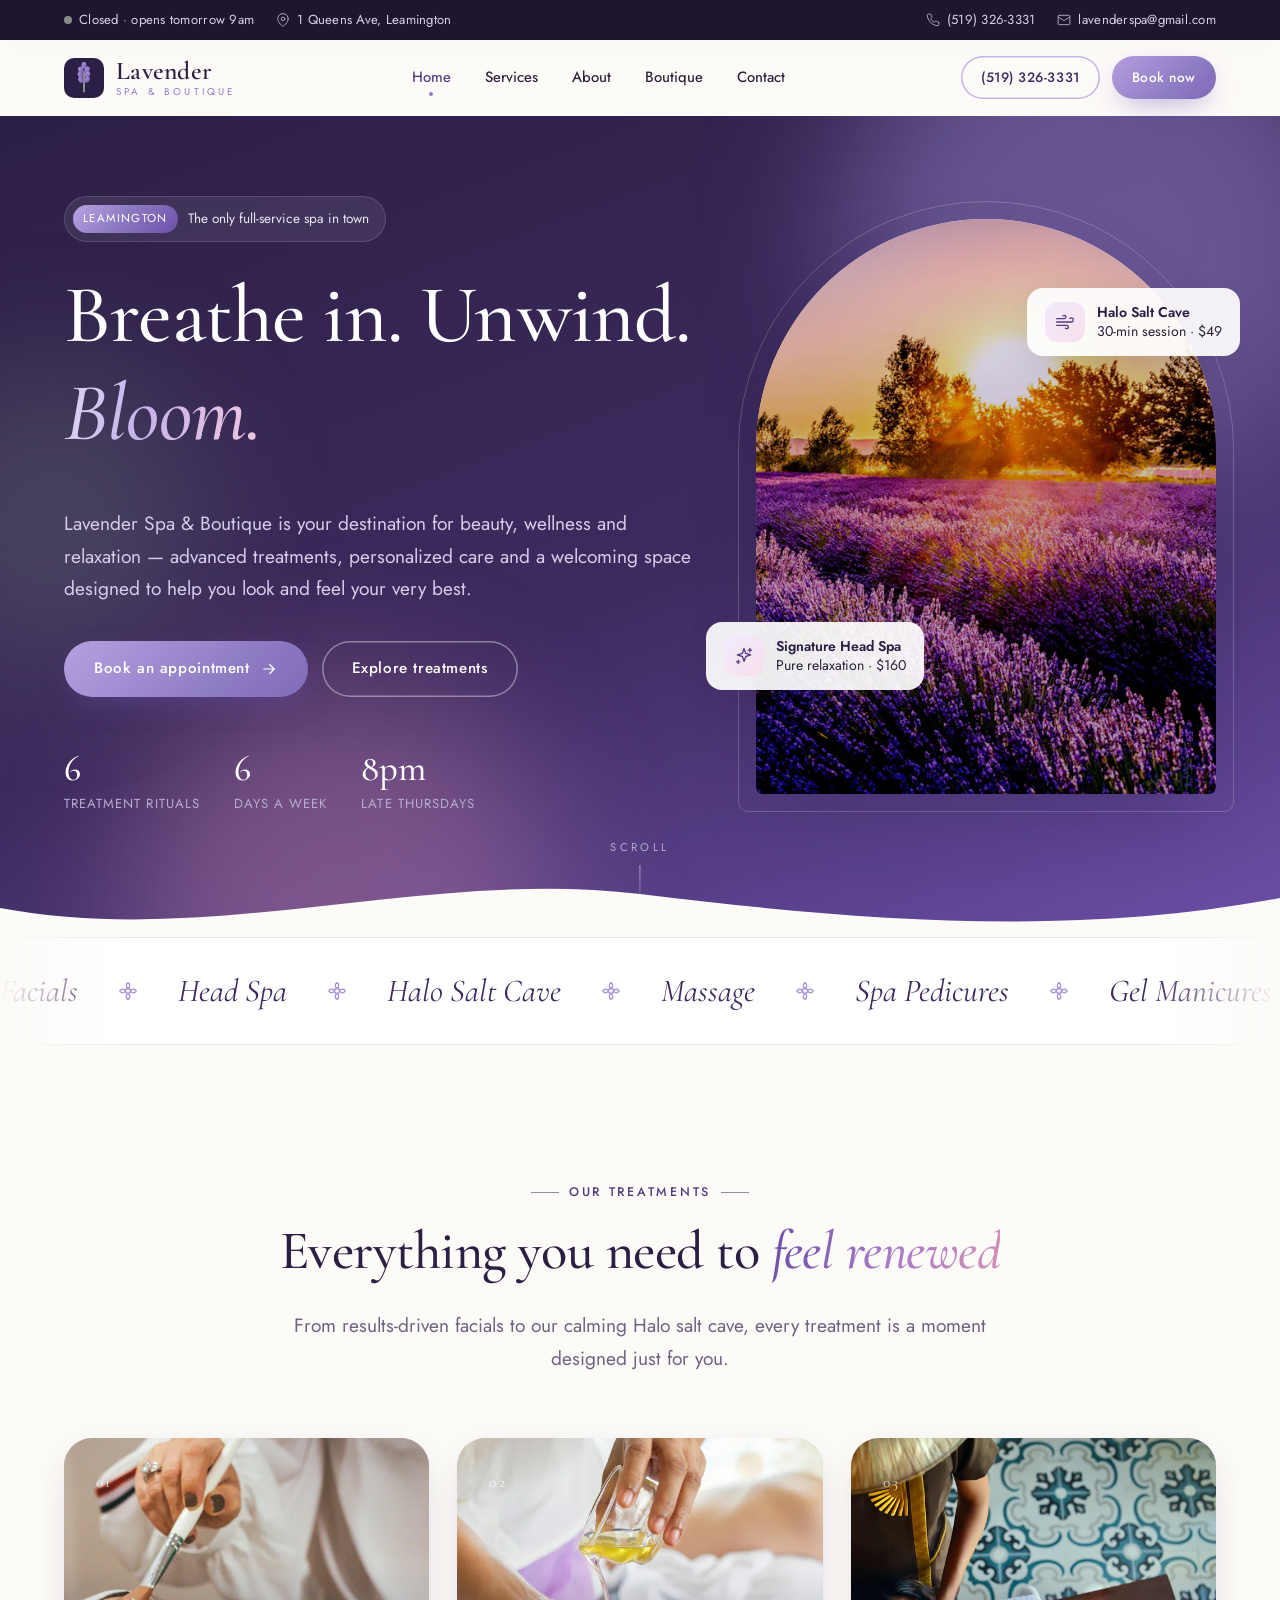
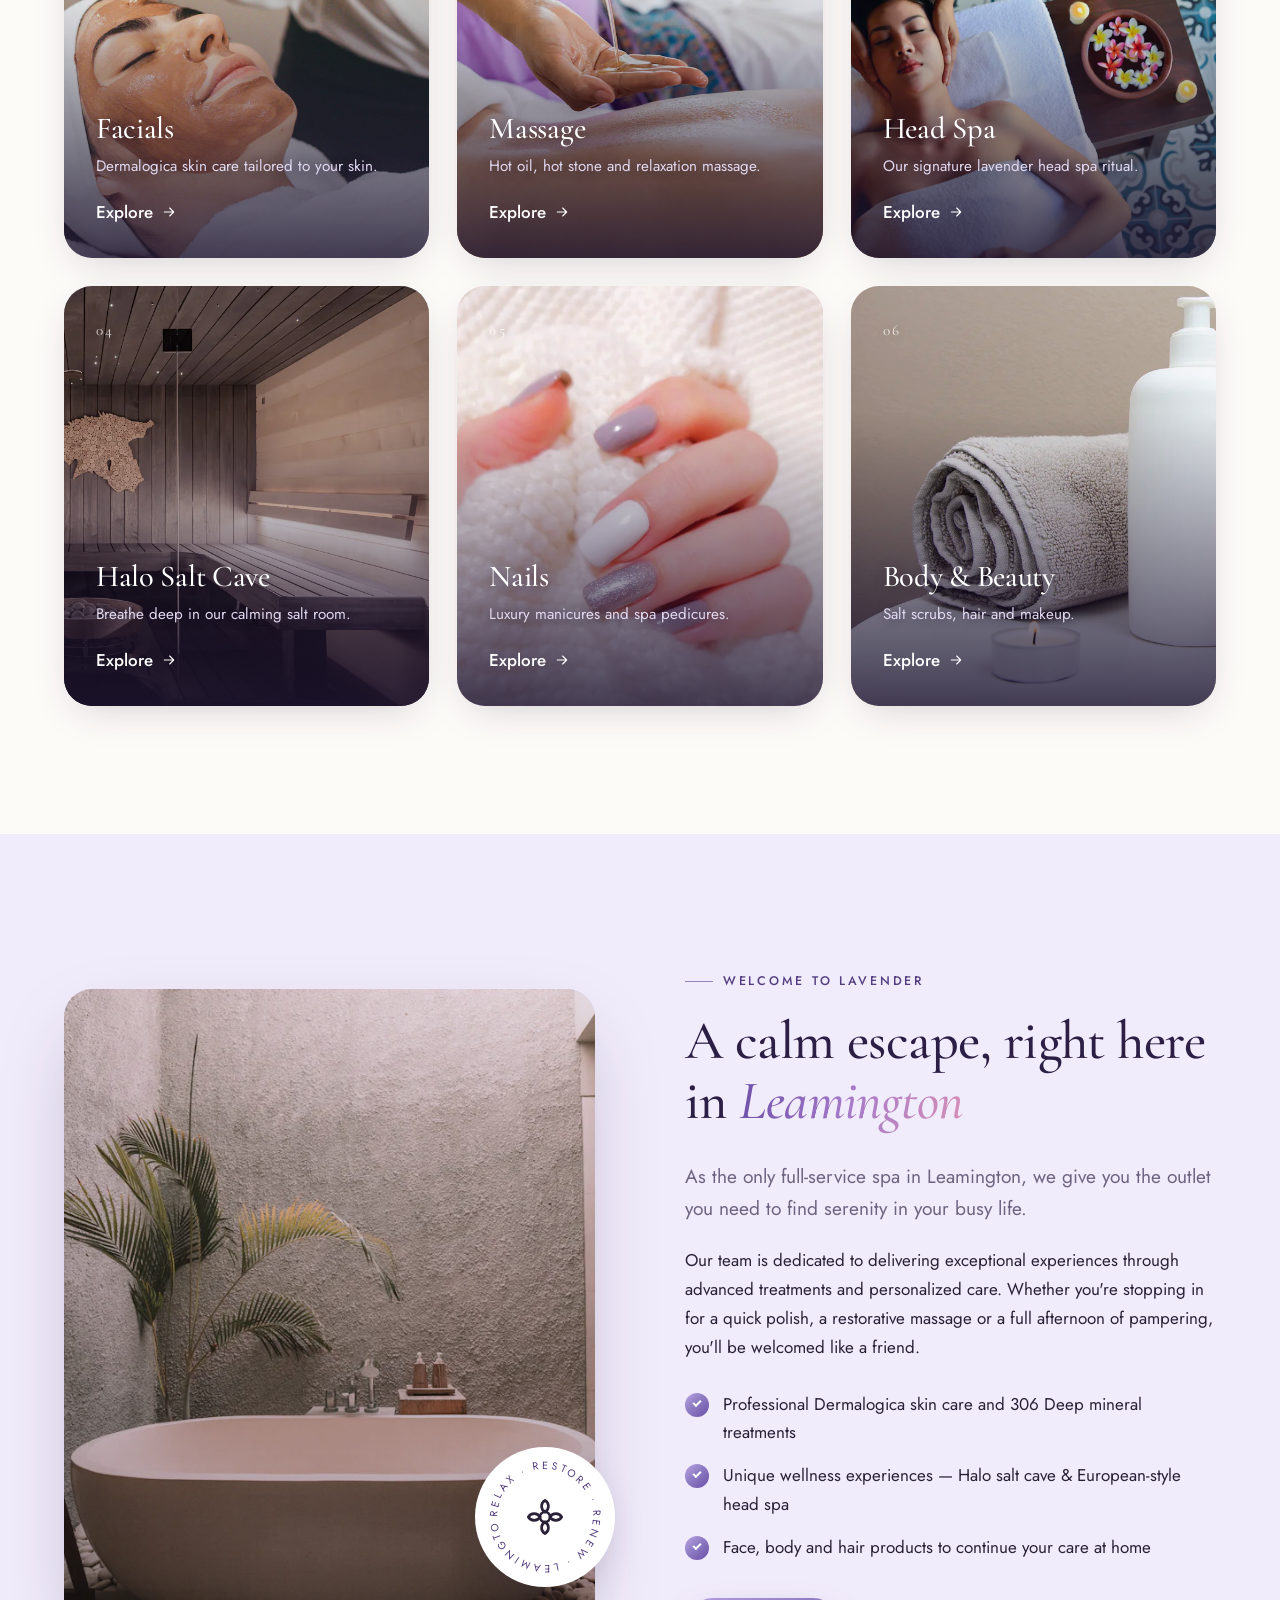
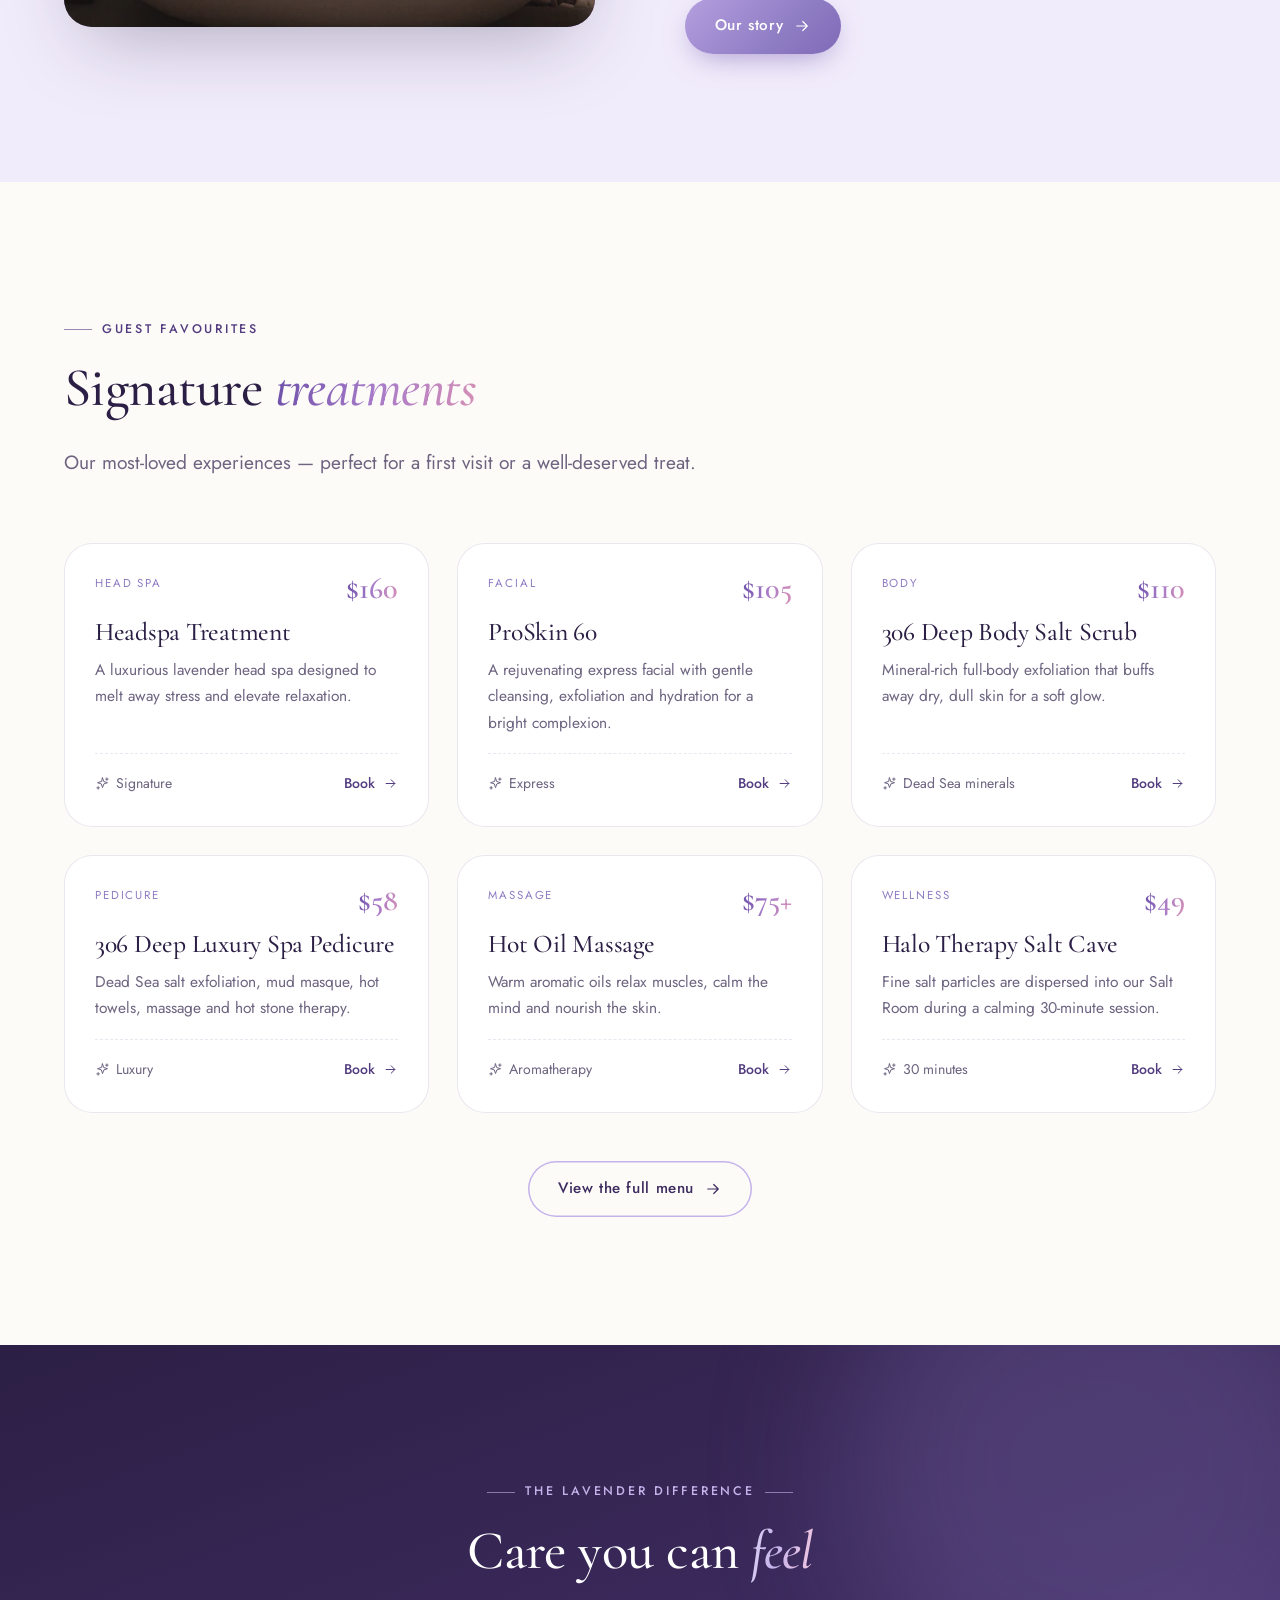
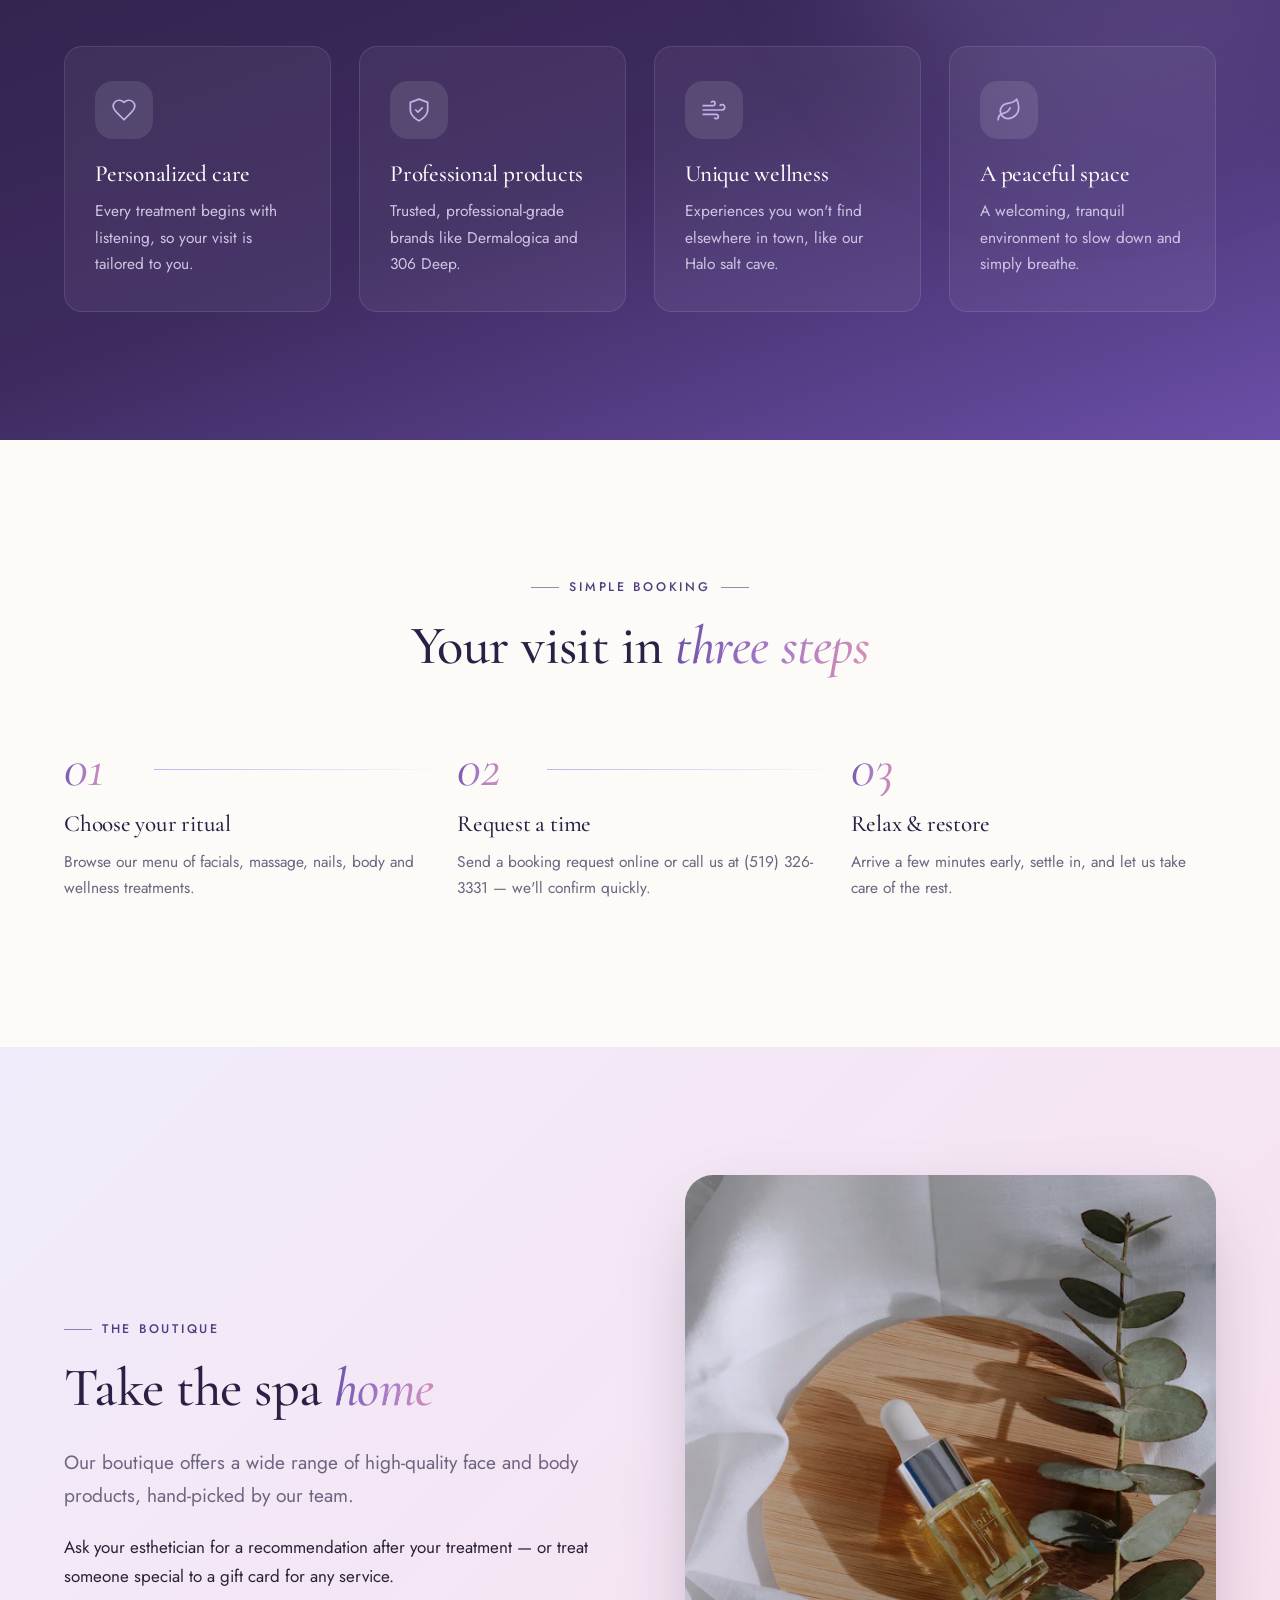
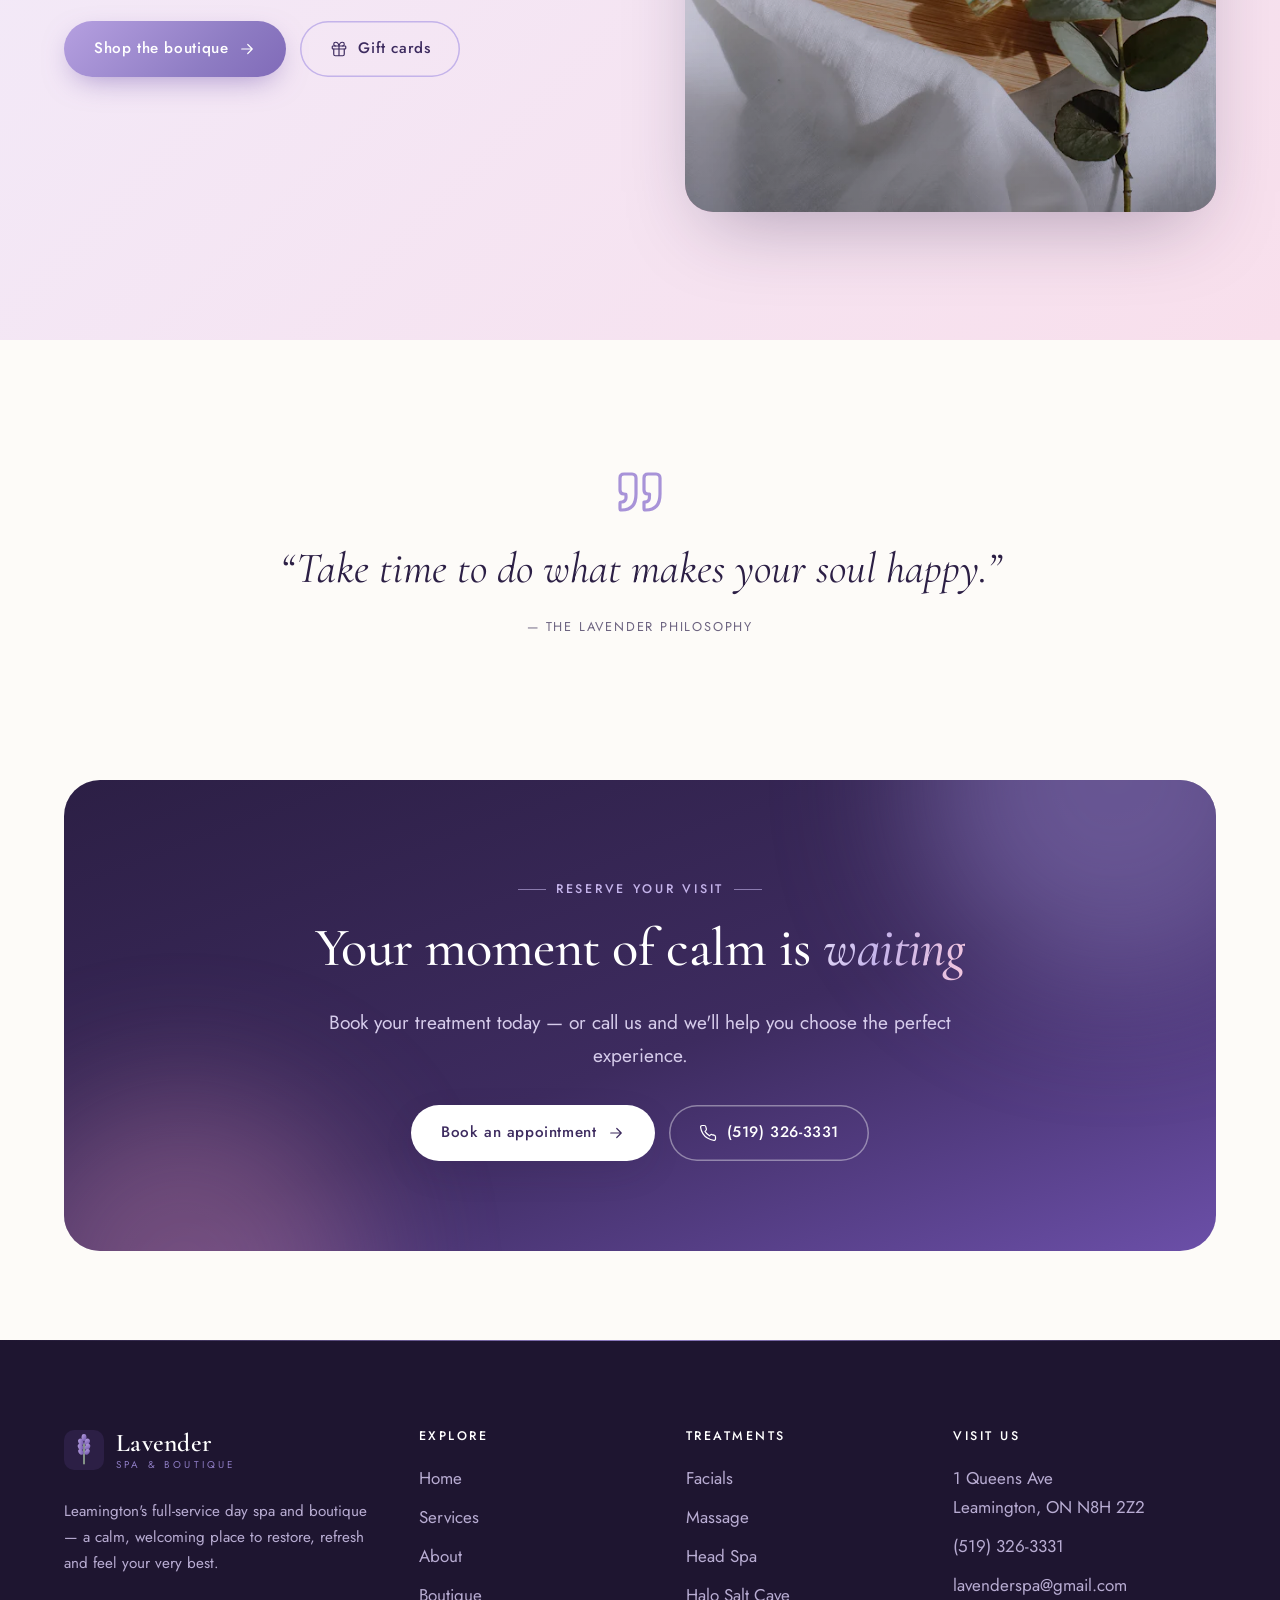
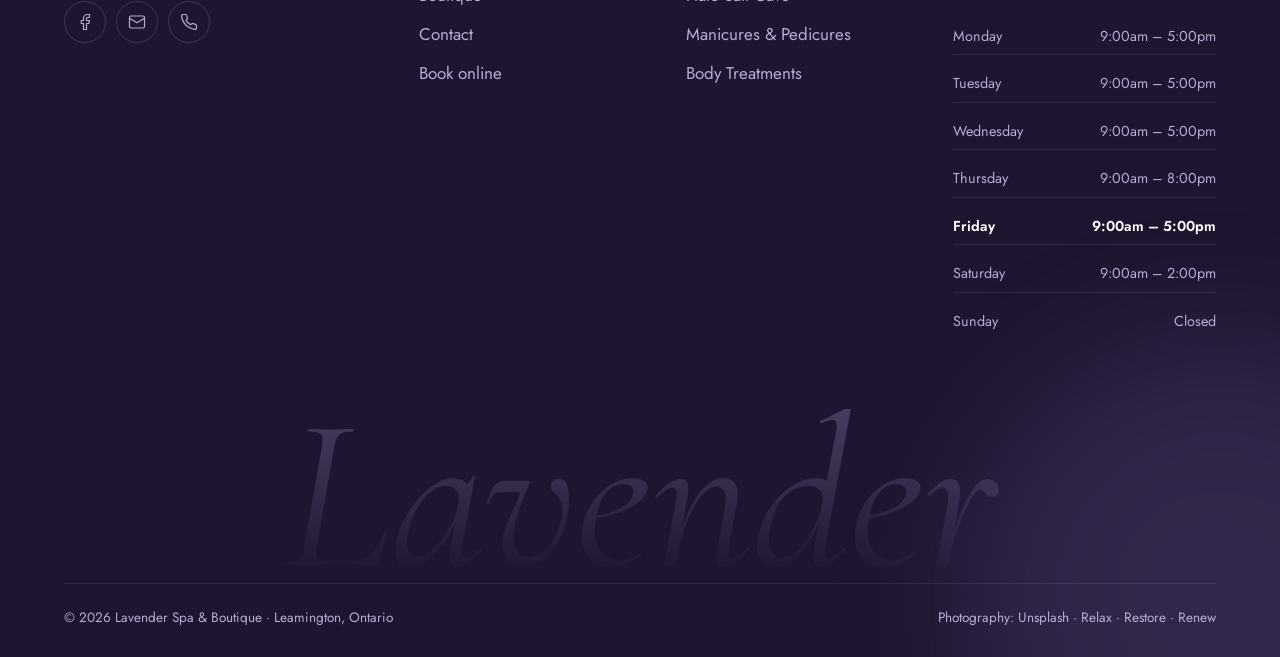
<file: index.html>
<!doctype html>
<html lang="en-CA">
<head>
  <meta charset="utf-8">
  <meta name="viewport" content="width=device-width, initial-scale=1, viewport-fit=cover">
  <title>Lavender Spa & Boutique | Day Spa in Leamington, Ontario</title>
  <meta name="description" content="Leamington's full-service day spa. Facials, massage, head spa, Halo salt cave, manicures, pedicures, body treatments and a boutique of premium skin care.">
  <meta name="theme-color" content="#2c1f45">
  <meta property="og:type" content="website">
  <meta property="og:title" content="Lavender Spa & Boutique | Day Spa in Leamington, Ontario">
  <meta property="og:description" content="Leamington's full-service day spa. Facials, massage, head spa, Halo salt cave, manicures, pedicures, body treatments and a boutique of premium skin care.">
  <meta property="og:locale" content="en_CA">
  <link rel="canonical" href="https://www.lavenderspa.ca/">
  <link rel="icon" href="assets/img/favicon.svg" type="image/svg+xml">
  <link rel="preconnect" href="https://fonts.googleapis.com">
  <link rel="preconnect" href="https://fonts.gstatic.com" crossorigin>
  <link rel="stylesheet" href="https://fonts.googleapis.com/css2?family=Cormorant+Garamond:ital,wght@0,500;0,600;1,500;1,600&family=Jost:wght@300;400;500;600&display=swap">
  <link rel="stylesheet" href="assets/css/styles.css">
  <script>document.documentElement.classList.add("js")</script>
  <script src="assets/js/main.js" defer></script>
  <script type="application/ld+json">
  {
    "@context": "https://schema.org",
    "@type": "DaySpa",
    "name": "Lavender Spa & Boutique",
    "url": "https://www.lavenderspa.ca/",
    "telephone": "+1-519-326-3331",
    "email": "lavenderspa@gmail.com",
    "address": { "@type": "PostalAddress", "streetAddress": "1 Queens Ave", "addressLocality": "Leamington", "addressRegion": "ON", "postalCode": "N8H 2Z2", "addressCountry": "CA" },
    "openingHoursSpecification": [
      { "@type": "OpeningHoursSpecification", "dayOfWeek": ["Monday","Tuesday","Wednesday","Friday"], "opens": "09:00", "closes": "17:00" },
      { "@type": "OpeningHoursSpecification", "dayOfWeek": "Thursday", "opens": "09:00", "closes": "20:00" },
      { "@type": "OpeningHoursSpecification", "dayOfWeek": "Saturday", "opens": "09:00", "closes": "14:00" }
    ],
    "sameAs": ["https://www.facebook.com/LavenderSpaandBoutique/"]
  }
  </script>
</head>
<body>
  <a class="skip-link" href="#main">Skip to content</a>
  <div class="scroll-progress" aria-hidden="true"></div>
  <div class="cursor-glow" aria-hidden="true"></div>

  <div class="topbar">
    <div class="container">
      <div class="topbar__group">
        <span class="topbar__item"><span class="status-dot" aria-hidden="true"></span><span data-open-status>Mon–Sat · 9am</span></span>
        <a class="topbar__item topbar__item--hide-sm" href="https://www.google.com/maps/search/?api=1&query=Lavender+Spa+and+Boutique%2C+1+Queens+Ave%2C+Leamington%2C+ON+N8H+2Z2" target="_blank" rel="noopener"><svg viewBox="0 0 24 24" fill="none" stroke="currentColor" stroke-width="1.6" stroke-linecap="round" stroke-linejoin="round" aria-hidden="true"><path d="M21 10c0 7-9 13-9 13s-9-6-9-13a9 9 0 0 1 18 0z"/><circle cx="12" cy="10" r="3"/></svg>1 Queens Ave, Leamington</a>
      </div>
      <div class="topbar__group topbar__group--secondary">
        <a class="topbar__item" href="tel:+15193263331"><svg viewBox="0 0 24 24" fill="none" stroke="currentColor" stroke-width="1.6" stroke-linecap="round" stroke-linejoin="round" aria-hidden="true"><path d="M22 16.9v3a2 2 0 0 1-2.2 2 19.8 19.8 0 0 1-8.6-3.1 19.5 19.5 0 0 1-6-6A19.8 19.8 0 0 1 2.1 4.2 2 2 0 0 1 4.1 2h3a2 2 0 0 1 2 1.7c.1.9.4 1.8.7 2.7a2 2 0 0 1-.5 2.1L8 9.8a16 16 0 0 0 6 6l1.3-1.3a2 2 0 0 1 2.1-.4c.9.3 1.8.6 2.7.7a2 2 0 0 1 1.7 2z"/></svg>(519) 326-3331</a>
        <a class="topbar__item" href="mailto:lavenderspa@gmail.com"><svg viewBox="0 0 24 24" fill="none" stroke="currentColor" stroke-width="1.6" stroke-linecap="round" stroke-linejoin="round" aria-hidden="true"><rect x="2" y="4" width="20" height="16" rx="2"/><path d="m22 7-10 6L2 7"/></svg>lavenderspa@gmail.com</a>
      </div>
    </div>
  </div>

  <header class="header">
    <div class="container">
      <a href="index.html" class="logo" aria-label="Lavender Spa &amp; Boutique — home">
        <svg class="logo__mark" aria-hidden="true" xmlns="http://www.w3.org/2000/svg" viewBox="0 0 64 64">
  <defs>
    <linearGradient id="lg-h" x1="0" y1="0" x2="1" y2="1">
      <stop offset="0" stop-color="#b9a3e3"/>
      <stop offset="1" stop-color="#6b4fa8"/>
    </linearGradient>
  </defs>
  <rect width="64" height="64" rx="16" fill="#2c1f45"/>
  <path d="M32 54V22" stroke="#9db39a" stroke-width="2.5" stroke-linecap="round"/>
  <g fill="url(#lg-h)">
    <ellipse cx="32" cy="12" rx="4" ry="5.5"/>
    <ellipse cx="27" cy="19" rx="4" ry="5.5" transform="rotate(-25 27 19)"/>
    <ellipse cx="37" cy="19" rx="4" ry="5.5" transform="rotate(25 37 19)"/>
    <ellipse cx="26.5" cy="27" rx="4" ry="5.5" transform="rotate(-30 26.5 27)"/>
    <ellipse cx="37.5" cy="27" rx="4" ry="5.5" transform="rotate(30 37.5 27)"/>
    <ellipse cx="27" cy="35" rx="3.6" ry="5" transform="rotate(-35 27 35)"/>
    <ellipse cx="37" cy="35" rx="3.6" ry="5" transform="rotate(35 37 35)"/>
  </g>
</svg>

        <span class="logo__text"><span class="logo__name">Lavender</span><span class="logo__tag">Spa &amp; Boutique</span></span>
      </a>
      <nav class="nav" aria-label="Primary">
        <a class="nav__link" href="index.html" aria-current="page">Home</a>
<a class="nav__link" href="services.html">Services</a>
<a class="nav__link" href="about.html">About</a>
<a class="nav__link" href="products.html">Boutique</a>
<a class="nav__link" href="contact.html">Contact</a>
      </nav>
      <div class="header__actions">
        <a class="btn btn--ghost btn--sm" href="tel:+15193263331">(519) 326-3331</a>
        <a class="btn btn--sm" href="contact.html#book">Book now</a>
        <button class="menu-toggle" type="button" aria-expanded="false" aria-controls="mobile-nav" aria-label="Open menu"><span></span><span></span><span></span></button>
      </div>
    </div>
  </header>

  <nav class="mobile-nav" id="mobile-nav" aria-label="Mobile" aria-hidden="true">
    <a href="index.html" aria-current="page">Home</a>
<a href="services.html">Services</a>
<a href="about.html">About</a>
<a href="products.html">Boutique</a>
<a href="contact.html">Contact</a>
    <div class="mobile-nav__footer">
      <p>1 Queens Ave, Leamington, ON N8H 2Z2<br><a href="tel:+15193263331">(519) 326-3331</a></p>
      <a class="btn btn--light" href="contact.html#book">Book an appointment</a>
    </div>
  </nav>

  <main id="main">
    <section class="hero">
      <div class="blob blob--1" aria-hidden="true"></div>
      <div class="blob blob--2" aria-hidden="true"></div>
      <div class="blob blob--3" aria-hidden="true"></div>
      <canvas id="petals" aria-hidden="true"></canvas>
      <div class="container hero__grid">
        <div>
          <div class="hero__badge" data-reveal><span>Leamington</span><span>The only full-service spa in town</span></div>
          <h1 data-split>Breathe in. Unwind. <span class="text-gradient">Bloom.</span></h1>
          <p class="lead" data-reveal style="--delay:.45s">Lavender Spa &amp; Boutique is your destination for beauty, wellness and relaxation — advanced treatments, personalized care and a welcoming space designed to help you look and feel your very best.</p>
          <div class="hero__actions" data-reveal style="--delay:.55s">
            <a class="btn" href="contact.html#book">Book an appointment <svg viewBox="0 0 24 24" fill="none" stroke="currentColor" stroke-width="1.6" stroke-linecap="round" stroke-linejoin="round" aria-hidden="true"><path d="M5 12h14M13 6l6 6-6 6"/></svg></a>
            <a class="btn btn--ghost" href="services.html">Explore treatments</a>
          </div>
          <div class="hero__meta" data-reveal style="--delay:.65s">
            <div class="hero__meta-item"><strong data-count="6">6</strong><span>Treatment rituals</span></div>
            <div class="hero__meta-item"><strong data-count="6">6</strong><span>Days a week</span></div>
            <div class="hero__meta-item"><strong>8pm</strong><span>Late Thursdays</span></div>
          </div>
        </div>
        <div class="hero__visual" data-reveal="zoom" style="--delay:.3s">
          <div class="hero__ring" aria-hidden="true"></div>
          <div class="hero__arch" data-parallax="-0.04"><img class="photo" src="assets/img/hero-lavender-field-560.webp" srcset="assets/img/hero-lavender-field-560.webp 560w, assets/img/hero-lavender-field-880.webp 880w" sizes="(max-width: 900px) 380px, 460px" width="880" height="1100" alt="Rows of lavender in bloom at sunset" fetchpriority="high" decoding="async"></div>
          <div class="hero__card hero__card--b"><span class="hero__card-icon"><svg viewBox="0 0 24 24" fill="none" stroke="currentColor" stroke-width="1.6" stroke-linecap="round" stroke-linejoin="round" aria-hidden="true"><path d="M17.7 7.7a2.5 2.5 0 1 1 1.8 4.3H2"/><path d="M9.6 4.6A2 2 0 1 1 11 8H2"/><path d="M12.6 19.4A2 2 0 1 0 14 16H2"/></svg></span><span><strong>Halo Salt Cave</strong>30-min session · $49</span></div>
          <div class="hero__card hero__card--a"><span class="hero__card-icon"><svg viewBox="0 0 24 24" fill="none" stroke="currentColor" stroke-width="1.6" stroke-linecap="round" stroke-linejoin="round" aria-hidden="true"><path d="M12 3l1.9 5.8L20 10.7l-5.8 1.9L12 18.5l-1.9-5.9L4 10.7l6.1-1.9z"/><path d="M19 3v4M17 5h4M5 17v4M3 19h4"/></svg></span><span><strong>Signature Head Spa</strong>Pure relaxation · $160</span></div>
        </div>
      </div>
      <span class="hero__scroll" aria-hidden="true">Scroll</span>
      <svg class="wave" viewBox="0 0 1440 70" preserveAspectRatio="none" aria-hidden="true"><path d="M0 40 C 240 80 480 0 720 26 C 960 52 1200 70 1440 30 V70 H0Z"/></svg>
    </section>

    <div class="marquee" aria-hidden="true"><div class="marquee__track"><span class="marquee__item">Facials<svg viewBox="0 0 24 24" fill="none" stroke="currentColor" stroke-width="1.6" stroke-linecap="round" stroke-linejoin="round" aria-hidden="true"><circle cx="12" cy="12" r="3"/><path d="M12 2a4 4 0 0 1 0 7 4 4 0 0 1 0-7zM12 15a4 4 0 0 1 0 7 4 4 0 0 1 0-7zM2 12a4 4 0 0 1 7 0 4 4 0 0 1-7 0zM15 12a4 4 0 0 1 7 0 4 4 0 0 1-7 0z"/></svg></span><span class="marquee__item">Head Spa<svg viewBox="0 0 24 24" fill="none" stroke="currentColor" stroke-width="1.6" stroke-linecap="round" stroke-linejoin="round" aria-hidden="true"><circle cx="12" cy="12" r="3"/><path d="M12 2a4 4 0 0 1 0 7 4 4 0 0 1 0-7zM12 15a4 4 0 0 1 0 7 4 4 0 0 1 0-7zM2 12a4 4 0 0 1 7 0 4 4 0 0 1-7 0zM15 12a4 4 0 0 1 7 0 4 4 0 0 1-7 0z"/></svg></span><span class="marquee__item">Halo Salt Cave<svg viewBox="0 0 24 24" fill="none" stroke="currentColor" stroke-width="1.6" stroke-linecap="round" stroke-linejoin="round" aria-hidden="true"><circle cx="12" cy="12" r="3"/><path d="M12 2a4 4 0 0 1 0 7 4 4 0 0 1 0-7zM12 15a4 4 0 0 1 0 7 4 4 0 0 1 0-7zM2 12a4 4 0 0 1 7 0 4 4 0 0 1-7 0zM15 12a4 4 0 0 1 7 0 4 4 0 0 1-7 0z"/></svg></span><span class="marquee__item">Massage<svg viewBox="0 0 24 24" fill="none" stroke="currentColor" stroke-width="1.6" stroke-linecap="round" stroke-linejoin="round" aria-hidden="true"><circle cx="12" cy="12" r="3"/><path d="M12 2a4 4 0 0 1 0 7 4 4 0 0 1 0-7zM12 15a4 4 0 0 1 0 7 4 4 0 0 1 0-7zM2 12a4 4 0 0 1 7 0 4 4 0 0 1-7 0zM15 12a4 4 0 0 1 7 0 4 4 0 0 1-7 0z"/></svg></span><span class="marquee__item">Spa Pedicures<svg viewBox="0 0 24 24" fill="none" stroke="currentColor" stroke-width="1.6" stroke-linecap="round" stroke-linejoin="round" aria-hidden="true"><circle cx="12" cy="12" r="3"/><path d="M12 2a4 4 0 0 1 0 7 4 4 0 0 1 0-7zM12 15a4 4 0 0 1 0 7 4 4 0 0 1 0-7zM2 12a4 4 0 0 1 7 0 4 4 0 0 1-7 0zM15 12a4 4 0 0 1 7 0 4 4 0 0 1-7 0z"/></svg></span><span class="marquee__item">Gel Manicures<svg viewBox="0 0 24 24" fill="none" stroke="currentColor" stroke-width="1.6" stroke-linecap="round" stroke-linejoin="round" aria-hidden="true"><circle cx="12" cy="12" r="3"/><path d="M12 2a4 4 0 0 1 0 7 4 4 0 0 1 0-7zM12 15a4 4 0 0 1 0 7 4 4 0 0 1 0-7zM2 12a4 4 0 0 1 7 0 4 4 0 0 1-7 0zM15 12a4 4 0 0 1 7 0 4 4 0 0 1-7 0z"/></svg></span><span class="marquee__item">Body Scrubs<svg viewBox="0 0 24 24" fill="none" stroke="currentColor" stroke-width="1.6" stroke-linecap="round" stroke-linejoin="round" aria-hidden="true"><circle cx="12" cy="12" r="3"/><path d="M12 2a4 4 0 0 1 0 7 4 4 0 0 1 0-7zM12 15a4 4 0 0 1 0 7 4 4 0 0 1 0-7zM2 12a4 4 0 0 1 7 0 4 4 0 0 1-7 0zM15 12a4 4 0 0 1 7 0 4 4 0 0 1-7 0z"/></svg></span><span class="marquee__item">Hair &amp; Beauty<svg viewBox="0 0 24 24" fill="none" stroke="currentColor" stroke-width="1.6" stroke-linecap="round" stroke-linejoin="round" aria-hidden="true"><circle cx="12" cy="12" r="3"/><path d="M12 2a4 4 0 0 1 0 7 4 4 0 0 1 0-7zM12 15a4 4 0 0 1 0 7 4 4 0 0 1 0-7zM2 12a4 4 0 0 1 7 0 4 4 0 0 1-7 0zM15 12a4 4 0 0 1 7 0 4 4 0 0 1-7 0z"/></svg></span><span class="marquee__item">Boutique<svg viewBox="0 0 24 24" fill="none" stroke="currentColor" stroke-width="1.6" stroke-linecap="round" stroke-linejoin="round" aria-hidden="true"><circle cx="12" cy="12" r="3"/><path d="M12 2a4 4 0 0 1 0 7 4 4 0 0 1 0-7zM12 15a4 4 0 0 1 0 7 4 4 0 0 1 0-7zM2 12a4 4 0 0 1 7 0 4 4 0 0 1-7 0zM15 12a4 4 0 0 1 7 0 4 4 0 0 1-7 0z"/></svg></span><span class="marquee__item">Facials<svg viewBox="0 0 24 24" fill="none" stroke="currentColor" stroke-width="1.6" stroke-linecap="round" stroke-linejoin="round" aria-hidden="true"><circle cx="12" cy="12" r="3"/><path d="M12 2a4 4 0 0 1 0 7 4 4 0 0 1 0-7zM12 15a4 4 0 0 1 0 7 4 4 0 0 1 0-7zM2 12a4 4 0 0 1 7 0 4 4 0 0 1-7 0zM15 12a4 4 0 0 1 7 0 4 4 0 0 1-7 0z"/></svg></span><span class="marquee__item">Head Spa<svg viewBox="0 0 24 24" fill="none" stroke="currentColor" stroke-width="1.6" stroke-linecap="round" stroke-linejoin="round" aria-hidden="true"><circle cx="12" cy="12" r="3"/><path d="M12 2a4 4 0 0 1 0 7 4 4 0 0 1 0-7zM12 15a4 4 0 0 1 0 7 4 4 0 0 1 0-7zM2 12a4 4 0 0 1 7 0 4 4 0 0 1-7 0zM15 12a4 4 0 0 1 7 0 4 4 0 0 1-7 0z"/></svg></span><span class="marquee__item">Halo Salt Cave<svg viewBox="0 0 24 24" fill="none" stroke="currentColor" stroke-width="1.6" stroke-linecap="round" stroke-linejoin="round" aria-hidden="true"><circle cx="12" cy="12" r="3"/><path d="M12 2a4 4 0 0 1 0 7 4 4 0 0 1 0-7zM12 15a4 4 0 0 1 0 7 4 4 0 0 1 0-7zM2 12a4 4 0 0 1 7 0 4 4 0 0 1-7 0zM15 12a4 4 0 0 1 7 0 4 4 0 0 1-7 0z"/></svg></span><span class="marquee__item">Massage<svg viewBox="0 0 24 24" fill="none" stroke="currentColor" stroke-width="1.6" stroke-linecap="round" stroke-linejoin="round" aria-hidden="true"><circle cx="12" cy="12" r="3"/><path d="M12 2a4 4 0 0 1 0 7 4 4 0 0 1 0-7zM12 15a4 4 0 0 1 0 7 4 4 0 0 1 0-7zM2 12a4 4 0 0 1 7 0 4 4 0 0 1-7 0zM15 12a4 4 0 0 1 7 0 4 4 0 0 1-7 0z"/></svg></span><span class="marquee__item">Spa Pedicures<svg viewBox="0 0 24 24" fill="none" stroke="currentColor" stroke-width="1.6" stroke-linecap="round" stroke-linejoin="round" aria-hidden="true"><circle cx="12" cy="12" r="3"/><path d="M12 2a4 4 0 0 1 0 7 4 4 0 0 1 0-7zM12 15a4 4 0 0 1 0 7 4 4 0 0 1 0-7zM2 12a4 4 0 0 1 7 0 4 4 0 0 1-7 0zM15 12a4 4 0 0 1 7 0 4 4 0 0 1-7 0z"/></svg></span><span class="marquee__item">Gel Manicures<svg viewBox="0 0 24 24" fill="none" stroke="currentColor" stroke-width="1.6" stroke-linecap="round" stroke-linejoin="round" aria-hidden="true"><circle cx="12" cy="12" r="3"/><path d="M12 2a4 4 0 0 1 0 7 4 4 0 0 1 0-7zM12 15a4 4 0 0 1 0 7 4 4 0 0 1 0-7zM2 12a4 4 0 0 1 7 0 4 4 0 0 1-7 0zM15 12a4 4 0 0 1 7 0 4 4 0 0 1-7 0z"/></svg></span><span class="marquee__item">Body Scrubs<svg viewBox="0 0 24 24" fill="none" stroke="currentColor" stroke-width="1.6" stroke-linecap="round" stroke-linejoin="round" aria-hidden="true"><circle cx="12" cy="12" r="3"/><path d="M12 2a4 4 0 0 1 0 7 4 4 0 0 1 0-7zM12 15a4 4 0 0 1 0 7 4 4 0 0 1 0-7zM2 12a4 4 0 0 1 7 0 4 4 0 0 1-7 0zM15 12a4 4 0 0 1 7 0 4 4 0 0 1-7 0z"/></svg></span><span class="marquee__item">Hair &amp; Beauty<svg viewBox="0 0 24 24" fill="none" stroke="currentColor" stroke-width="1.6" stroke-linecap="round" stroke-linejoin="round" aria-hidden="true"><circle cx="12" cy="12" r="3"/><path d="M12 2a4 4 0 0 1 0 7 4 4 0 0 1 0-7zM12 15a4 4 0 0 1 0 7 4 4 0 0 1 0-7zM2 12a4 4 0 0 1 7 0 4 4 0 0 1-7 0zM15 12a4 4 0 0 1 7 0 4 4 0 0 1-7 0z"/></svg></span><span class="marquee__item">Boutique<svg viewBox="0 0 24 24" fill="none" stroke="currentColor" stroke-width="1.6" stroke-linecap="round" stroke-linejoin="round" aria-hidden="true"><circle cx="12" cy="12" r="3"/><path d="M12 2a4 4 0 0 1 0 7 4 4 0 0 1 0-7zM12 15a4 4 0 0 1 0 7 4 4 0 0 1 0-7zM2 12a4 4 0 0 1 7 0 4 4 0 0 1-7 0zM15 12a4 4 0 0 1 7 0 4 4 0 0 1-7 0z"/></svg></span></div></div>

    <section class="section">
      <div class="container">
        <div class="section-head section-head--center" data-reveal>
          <span class="eyebrow">Our treatments</span>
          <h2>Everything you need to <span class="text-gradient">feel renewed</span></h2>
          <p class="lead">From results-driven facials to our calming Halo salt cave, every treatment is a moment designed just for you.</p>
        </div>
        <div class="grid grid--3 grid--cats" data-stagger>
          
        <a class="category-card" href="services.html#facials" data-reveal data-tilt>
          <div class="category-card__art art--a"><img class="photo" src="assets/img/facial-600.webp" srcset="assets/img/facial-600.webp 600w, assets/img/facial-960.webp 960w" sizes="(max-width: 680px) 92vw, (max-width: 900px) 46vw, 380px" width="960" height="1200" alt="Esthetician applying a facial masque with a brush" loading="lazy" decoding="async"></div>
          <span class="category-card__num">01</span>
          <div class="category-card__body">
            <h3>Facials</h3>
            <p>Dermalogica skin care tailored to your skin.</p>
            <span class="link-arrow">Explore <svg viewBox="0 0 24 24" fill="none" stroke="currentColor" stroke-width="1.6" stroke-linecap="round" stroke-linejoin="round" aria-hidden="true"><path d="M5 12h14M13 6l6 6-6 6"/></svg></span>
          </div>
        </a>

        <a class="category-card" href="services.html#massage" data-reveal data-tilt>
          <div class="category-card__art art--c"><img class="photo" src="assets/img/massage-600.webp" srcset="assets/img/massage-600.webp 600w, assets/img/massage-960.webp 960w" sizes="(max-width: 680px) 92vw, (max-width: 900px) 46vw, 380px" width="960" height="1200" alt="Warm oil being poured for a relaxing massage" loading="lazy" decoding="async"></div>
          <span class="category-card__num">02</span>
          <div class="category-card__body">
            <h3>Massage</h3>
            <p>Hot oil, hot stone and relaxation massage.</p>
            <span class="link-arrow">Explore <svg viewBox="0 0 24 24" fill="none" stroke="currentColor" stroke-width="1.6" stroke-linecap="round" stroke-linejoin="round" aria-hidden="true"><path d="M5 12h14M13 6l6 6-6 6"/></svg></span>
          </div>
        </a>

        <a class="category-card" href="services.html#headspa" data-reveal data-tilt>
          <div class="category-card__art art--f"><img class="photo" src="assets/img/head-spa-600.webp" srcset="assets/img/head-spa-600.webp 600w, assets/img/head-spa-960.webp 960w" sizes="(max-width: 680px) 92vw, (max-width: 900px) 46vw, 380px" width="960" height="1200" alt="Guest relaxing during a head and scalp massage" loading="lazy" decoding="async"></div>
          <span class="category-card__num">03</span>
          <div class="category-card__body">
            <h3>Head Spa</h3>
            <p>Our signature lavender head spa ritual.</p>
            <span class="link-arrow">Explore <svg viewBox="0 0 24 24" fill="none" stroke="currentColor" stroke-width="1.6" stroke-linecap="round" stroke-linejoin="round" aria-hidden="true"><path d="M5 12h14M13 6l6 6-6 6"/></svg></span>
          </div>
        </a>

        <a class="category-card" href="services.html#salt" data-reveal data-tilt>
          <div class="category-card__art art--e"><img class="photo" src="assets/img/salt-room-600.webp" srcset="assets/img/salt-room-600.webp 600w, assets/img/salt-room-960.webp 960w" sizes="(max-width: 680px) 92vw, (max-width: 900px) 46vw, 380px" width="960" height="1200" alt="Calm, softly lit wellness room with wooden benches" loading="lazy" decoding="async"></div>
          <span class="category-card__num">04</span>
          <div class="category-card__body">
            <h3>Halo Salt Cave</h3>
            <p>Breathe deep in our calming salt room.</p>
            <span class="link-arrow">Explore <svg viewBox="0 0 24 24" fill="none" stroke="currentColor" stroke-width="1.6" stroke-linecap="round" stroke-linejoin="round" aria-hidden="true"><path d="M5 12h14M13 6l6 6-6 6"/></svg></span>
          </div>
        </a>

        <a class="category-card" href="services.html#nails" data-reveal data-tilt>
          <div class="category-card__art art--b"><img class="photo" src="assets/img/nails-600.webp" srcset="assets/img/nails-600.webp 600w, assets/img/nails-960.webp 960w" sizes="(max-width: 680px) 92vw, (max-width: 900px) 46vw, 380px" width="960" height="1200" alt="Hands with a lavender and white gel manicure" loading="lazy" decoding="async"></div>
          <span class="category-card__num">05</span>
          <div class="category-card__body">
            <h3>Nails</h3>
            <p>Luxury manicures and spa pedicures.</p>
            <span class="link-arrow">Explore <svg viewBox="0 0 24 24" fill="none" stroke="currentColor" stroke-width="1.6" stroke-linecap="round" stroke-linejoin="round" aria-hidden="true"><path d="M5 12h14M13 6l6 6-6 6"/></svg></span>
          </div>
        </a>

        <a class="category-card" href="services.html#body" data-reveal data-tilt>
          <div class="category-card__art art--d"><img class="photo" src="assets/img/body-care-600.webp" srcset="assets/img/body-care-600.webp 600w, assets/img/body-care-960.webp 960w" sizes="(max-width: 680px) 92vw, (max-width: 900px) 46vw, 380px" width="960" height="1200" alt="Rolled towel, body lotion and a candle" loading="lazy" decoding="async"></div>
          <span class="category-card__num">06</span>
          <div class="category-card__body">
            <h3>Body & Beauty</h3>
            <p>Salt scrubs, hair and makeup.</p>
            <span class="link-arrow">Explore <svg viewBox="0 0 24 24" fill="none" stroke="currentColor" stroke-width="1.6" stroke-linecap="round" stroke-linejoin="round" aria-hidden="true"><path d="M5 12h14M13 6l6 6-6 6"/></svg></span>
          </div>
        </a>
        </div>
      </div>
    </section>

    <section class="section section--alt">
      <div class="container split">
        <div class="frame-wrap" data-reveal="left">
          <div class="frame art--a"><img class="photo" src="assets/img/spa-bath-600.webp" srcset="assets/img/spa-bath-600.webp 600w, assets/img/spa-bath-960.webp 960w" sizes="(max-width: 900px) 92vw, 560px" width="960" height="1152" alt="Serene spa bathroom with a freestanding tub and plants" loading="lazy" decoding="async"></div>
          <div class="frame-badge" aria-hidden="true">
            <svg class="frame-badge__ring" viewBox="0 0 124 124"><defs><path id="circ" d="M62 62 m-48 0 a48 48 0 1 1 96 0 a48 48 0 1 1 -96 0"/></defs><text><textPath href="#circ">Relax · Restore · Renew · Leamington ·</textPath></text></svg>
            <svg class="frame-badge__icon" viewBox="0 0 24 24" fill="none" stroke="currentColor" stroke-width="1.6" stroke-linecap="round" stroke-linejoin="round" aria-hidden="true"><circle cx="12" cy="12" r="3"/><path d="M12 2a4 4 0 0 1 0 7 4 4 0 0 1 0-7zM12 15a4 4 0 0 1 0 7 4 4 0 0 1 0-7zM2 12a4 4 0 0 1 7 0 4 4 0 0 1-7 0zM15 12a4 4 0 0 1 7 0 4 4 0 0 1-7 0z"/></svg>
          </div>
        </div>
        <div data-reveal="right">
          <span class="eyebrow">Welcome to Lavender</span>
          <h2>A calm escape, right here in <span class="text-gradient">Leamington</span></h2>
          <p class="lead">As the only full-service spa in Leamington, we give you the outlet you need to find serenity in your busy life.</p>
          <p>Our team is dedicated to delivering exceptional experiences through advanced treatments and personalized care. Whether you're stopping in for a quick polish, a restorative massage or a full afternoon of pampering, you'll be welcomed like a friend.</p>
          <ul class="checklist">
            <li>Professional Dermalogica skin care and 306 Deep mineral treatments</li>
            <li>Unique wellness experiences — Halo salt cave &amp; European-style head spa</li>
            <li>Face, body and hair products to continue your care at home</li>
          </ul>
          <a class="btn" href="about.html">Our story <svg viewBox="0 0 24 24" fill="none" stroke="currentColor" stroke-width="1.6" stroke-linecap="round" stroke-linejoin="round" aria-hidden="true"><path d="M5 12h14M13 6l6 6-6 6"/></svg></a>
        </div>
      </div>
    </section>

    <section class="section">
      <div class="container">
        <div class="section-head" data-reveal>
          <span class="eyebrow">Guest favourites</span>
          <h2>Signature <span class="text-gradient">treatments</span></h2>
          <p class="lead">Our most-loved experiences — perfect for a first visit or a well-deserved treat.</p>
        </div>
        <div class="grid grid--3 swipe" data-stagger>
          
        <article class="treat-card" data-reveal>
          <div class="treat-card__top"><span class="treat-card__tag">Head Spa</span><span class="treat-card__price">$160</span></div>
          <h3>Headspa Treatment</h3>
          <p>A luxurious lavender head spa designed to melt away stress and elevate relaxation.</p>
          <div class="treat-card__foot"><span><svg viewBox="0 0 24 24" fill="none" stroke="currentColor" stroke-width="1.6" stroke-linecap="round" stroke-linejoin="round" aria-hidden="true"><path d="M12 3l1.9 5.8L20 10.7l-5.8 1.9L12 18.5l-1.9-5.9L4 10.7l6.1-1.9z"/><path d="M19 3v4M17 5h4M5 17v4M3 19h4"/></svg>Signature</span><a class="link-arrow" href="contact.html?service=Headspa+Treatment#book">Book <svg viewBox="0 0 24 24" fill="none" stroke="currentColor" stroke-width="1.6" stroke-linecap="round" stroke-linejoin="round" aria-hidden="true"><path d="M5 12h14M13 6l6 6-6 6"/></svg></a></div>
        </article>

        <article class="treat-card" data-reveal>
          <div class="treat-card__top"><span class="treat-card__tag">Facial</span><span class="treat-card__price">$105</span></div>
          <h3>ProSkin 60</h3>
          <p>A rejuvenating express facial with gentle cleansing, exfoliation and hydration for a bright complexion.</p>
          <div class="treat-card__foot"><span><svg viewBox="0 0 24 24" fill="none" stroke="currentColor" stroke-width="1.6" stroke-linecap="round" stroke-linejoin="round" aria-hidden="true"><path d="M12 3l1.9 5.8L20 10.7l-5.8 1.9L12 18.5l-1.9-5.9L4 10.7l6.1-1.9z"/><path d="M19 3v4M17 5h4M5 17v4M3 19h4"/></svg>Express</span><a class="link-arrow" href="contact.html?service=ProSkin+60#book">Book <svg viewBox="0 0 24 24" fill="none" stroke="currentColor" stroke-width="1.6" stroke-linecap="round" stroke-linejoin="round" aria-hidden="true"><path d="M5 12h14M13 6l6 6-6 6"/></svg></a></div>
        </article>

        <article class="treat-card" data-reveal>
          <div class="treat-card__top"><span class="treat-card__tag">Body</span><span class="treat-card__price">$110</span></div>
          <h3>306 Deep Body Salt Scrub</h3>
          <p>Mineral-rich full-body exfoliation that buffs away dry, dull skin for a soft glow.</p>
          <div class="treat-card__foot"><span><svg viewBox="0 0 24 24" fill="none" stroke="currentColor" stroke-width="1.6" stroke-linecap="round" stroke-linejoin="round" aria-hidden="true"><path d="M12 3l1.9 5.8L20 10.7l-5.8 1.9L12 18.5l-1.9-5.9L4 10.7l6.1-1.9z"/><path d="M19 3v4M17 5h4M5 17v4M3 19h4"/></svg>Dead Sea minerals</span><a class="link-arrow" href="contact.html?service=306+Deep+Body+Salt+Scrub#book">Book <svg viewBox="0 0 24 24" fill="none" stroke="currentColor" stroke-width="1.6" stroke-linecap="round" stroke-linejoin="round" aria-hidden="true"><path d="M5 12h14M13 6l6 6-6 6"/></svg></a></div>
        </article>

        <article class="treat-card" data-reveal>
          <div class="treat-card__top"><span class="treat-card__tag">Pedicure</span><span class="treat-card__price">$58</span></div>
          <h3>306 Deep Luxury Spa Pedicure</h3>
          <p>Dead Sea salt exfoliation, mud masque, hot towels, massage and hot stone therapy.</p>
          <div class="treat-card__foot"><span><svg viewBox="0 0 24 24" fill="none" stroke="currentColor" stroke-width="1.6" stroke-linecap="round" stroke-linejoin="round" aria-hidden="true"><path d="M12 3l1.9 5.8L20 10.7l-5.8 1.9L12 18.5l-1.9-5.9L4 10.7l6.1-1.9z"/><path d="M19 3v4M17 5h4M5 17v4M3 19h4"/></svg>Luxury</span><a class="link-arrow" href="contact.html?service=306+Deep+Luxury+Spa+Pedicure#book">Book <svg viewBox="0 0 24 24" fill="none" stroke="currentColor" stroke-width="1.6" stroke-linecap="round" stroke-linejoin="round" aria-hidden="true"><path d="M5 12h14M13 6l6 6-6 6"/></svg></a></div>
        </article>

        <article class="treat-card" data-reveal>
          <div class="treat-card__top"><span class="treat-card__tag">Massage</span><span class="treat-card__price">$75+</span></div>
          <h3>Hot Oil Massage</h3>
          <p>Warm aromatic oils relax muscles, calm the mind and nourish the skin.</p>
          <div class="treat-card__foot"><span><svg viewBox="0 0 24 24" fill="none" stroke="currentColor" stroke-width="1.6" stroke-linecap="round" stroke-linejoin="round" aria-hidden="true"><path d="M12 3l1.9 5.8L20 10.7l-5.8 1.9L12 18.5l-1.9-5.9L4 10.7l6.1-1.9z"/><path d="M19 3v4M17 5h4M5 17v4M3 19h4"/></svg>Aromatherapy</span><a class="link-arrow" href="contact.html?service=Hot+Oil+Massage#book">Book <svg viewBox="0 0 24 24" fill="none" stroke="currentColor" stroke-width="1.6" stroke-linecap="round" stroke-linejoin="round" aria-hidden="true"><path d="M5 12h14M13 6l6 6-6 6"/></svg></a></div>
        </article>

        <article class="treat-card" data-reveal>
          <div class="treat-card__top"><span class="treat-card__tag">Wellness</span><span class="treat-card__price">$49</span></div>
          <h3>Halo Therapy Salt Cave</h3>
          <p>Fine salt particles are dispersed into our Salt Room during a calming 30-minute session.</p>
          <div class="treat-card__foot"><span><svg viewBox="0 0 24 24" fill="none" stroke="currentColor" stroke-width="1.6" stroke-linecap="round" stroke-linejoin="round" aria-hidden="true"><path d="M12 3l1.9 5.8L20 10.7l-5.8 1.9L12 18.5l-1.9-5.9L4 10.7l6.1-1.9z"/><path d="M19 3v4M17 5h4M5 17v4M3 19h4"/></svg>30 minutes</span><a class="link-arrow" href="contact.html?service=Halo+Therapy+Salt+Cave#book">Book <svg viewBox="0 0 24 24" fill="none" stroke="currentColor" stroke-width="1.6" stroke-linecap="round" stroke-linejoin="round" aria-hidden="true"><path d="M5 12h14M13 6l6 6-6 6"/></svg></a></div>
        </article>
        </div>
        <div style="text-align:center; margin-top:48px" data-reveal>
          <a class="btn btn--ghost" href="services.html">View the full menu <svg viewBox="0 0 24 24" fill="none" stroke="currentColor" stroke-width="1.6" stroke-linecap="round" stroke-linejoin="round" aria-hidden="true"><path d="M5 12h14M13 6l6 6-6 6"/></svg></a>
        </div>
      </div>
    </section>

    <section class="section section--dark">
      <div class="blob blob--1" style="opacity:.25" aria-hidden="true"></div>
      <div class="container">
        <div class="section-head section-head--center" data-reveal>
          <span class="eyebrow">The Lavender difference</span>
          <h2>Care you can <span class="text-gradient">feel</span></h2>
        </div>
        <div class="grid grid--4 swipe" data-stagger>
          <div class="feature" data-reveal><div class="feature__icon"><svg viewBox="0 0 24 24" fill="none" stroke="currentColor" stroke-width="1.6" stroke-linecap="round" stroke-linejoin="round" aria-hidden="true"><path d="M19 14c1.5-1.5 3-3.2 3-5.5A5.5 5.5 0 0 0 16.5 3c-1.8 0-3 .5-4.5 2-1.5-1.5-2.7-2-4.5-2A5.5 5.5 0 0 0 2 8.5c0 2.3 1.5 4 3 5.5l7 7z"/></svg></div><h3>Personalized care</h3><p>Every treatment begins with listening, so your visit is tailored to you.</p></div>
          <div class="feature" data-reveal><div class="feature__icon"><svg viewBox="0 0 24 24" fill="none" stroke="currentColor" stroke-width="1.6" stroke-linecap="round" stroke-linejoin="round" aria-hidden="true"><path d="M12 22s8-4 8-10V5l-8-3-8 3v7c0 6 8 10 8 10z"/><path d="m9 12 2 2 4-4"/></svg></div><h3>Professional products</h3><p>Trusted, professional-grade brands like Dermalogica and 306 Deep.</p></div>
          <div class="feature" data-reveal><div class="feature__icon"><svg viewBox="0 0 24 24" fill="none" stroke="currentColor" stroke-width="1.6" stroke-linecap="round" stroke-linejoin="round" aria-hidden="true"><path d="M17.7 7.7a2.5 2.5 0 1 1 1.8 4.3H2"/><path d="M9.6 4.6A2 2 0 1 1 11 8H2"/><path d="M12.6 19.4A2 2 0 1 0 14 16H2"/></svg></div><h3>Unique wellness</h3><p>Experiences you won't find elsewhere in town, like our Halo salt cave.</p></div>
          <div class="feature" data-reveal><div class="feature__icon"><svg viewBox="0 0 24 24" fill="none" stroke="currentColor" stroke-width="1.6" stroke-linecap="round" stroke-linejoin="round" aria-hidden="true"><path d="M11 20A7 7 0 0 1 9.8 6.1C15.5 5 17 4.5 19 2c1 2 2 4.2 2 8 0 5.5-4.8 10-10 10Z"/><path d="M2 21c0-3 1.9-5.4 5.2-6.1 2.4-.5 4.9-2 5.8-4.9"/></svg></div><h3>A peaceful space</h3><p>A welcoming, tranquil environment to slow down and simply breathe.</p></div>
        </div>
      </div>
    </section>

    <section class="section">
      <div class="container">
        <div class="section-head section-head--center" data-reveal>
          <span class="eyebrow">Simple booking</span>
          <h2>Your visit in <span class="text-gradient">three steps</span></h2>
        </div>
        <div class="grid grid--3 steps" data-stagger>
          <div class="step" data-reveal><h3>Choose your ritual</h3><p>Browse our menu of facials, massage, nails, body and wellness treatments.</p></div>
          <div class="step" data-reveal><h3>Request a time</h3><p>Send a booking request online or call us at (519) 326-3331 — we'll confirm quickly.</p></div>
          <div class="step" data-reveal><h3>Relax &amp; restore</h3><p>Arrive a few minutes early, settle in, and let us take care of the rest.</p></div>
        </div>
      </div>
    </section>

    <section class="section section--soft">
      <div class="container split split--reverse">
        <div class="frame-wrap" data-reveal="right">
          <div class="frame art--b"><img class="photo" src="assets/img/serum-600.webp" srcset="assets/img/serum-600.webp 600w, assets/img/serum-960.webp 960w" sizes="(max-width: 900px) 92vw, 560px" width="960" height="1152" alt="Facial serum bottle with eucalyptus on a wooden tray" loading="lazy" decoding="async"></div>
        </div>
        <div data-reveal="left">
          <span class="eyebrow">The boutique</span>
          <h2>Take the spa <span class="text-gradient">home</span></h2>
          <p class="lead">Our boutique offers a wide range of high-quality face and body products, hand-picked by our team.</p>
          <p>Ask your esthetician for a recommendation after your treatment — or treat someone special to a gift card for any service.</p>
          <div style="display:flex; flex-wrap:wrap; gap:14px; margin-top:30px">
            <a class="btn" href="products.html">Shop the boutique <svg viewBox="0 0 24 24" fill="none" stroke="currentColor" stroke-width="1.6" stroke-linecap="round" stroke-linejoin="round" aria-hidden="true"><path d="M5 12h14M13 6l6 6-6 6"/></svg></a>
            <a class="btn btn--ghost" href="products.html#gift"><svg viewBox="0 0 24 24" fill="none" stroke="currentColor" stroke-width="1.6" stroke-linecap="round" stroke-linejoin="round" aria-hidden="true"><rect x="3" y="8" width="18" height="4" rx="1"/><path d="M12 8v13M19 12v7a2 2 0 0 1-2 2H7a2 2 0 0 1-2-2v-7"/><path d="M7.5 8a2.5 2.5 0 0 1 0-5C11 3 12 8 12 8s1-5 4.5-5a2.5 2.5 0 0 1 0 5"/></svg> Gift cards</a>
          </div>
        </div>
      </div>
    </section>

    <section class="section">
      <div class="container quote" data-reveal>
        <svg viewBox="0 0 24 24" fill="none" stroke="currentColor" stroke-width="1.6" stroke-linecap="round" stroke-linejoin="round" aria-hidden="true"><path d="M3 21c3 0 7-1 7-8V5c0-1.25-.756-2.017-2-2H4c-1.25 0-2 .75-2 1.972V11c0 1.25.75 2 2 2 1 0 1 0 1 1v1c0 1-1 2-2 2s-1 .008-1 1.031V20c0 1 0 1 1 1z"/><path d="M15 21c3 0 7-1 7-8V5c0-1.25-.757-2.017-2-2h-4c-1.25 0-2 .75-2 1.972V11c0 1.25.75 2 2 2h.75c0 2.25.25 4-2.75 4v3c0 1 0 1 1 1z"/></svg>
        <blockquote>“Take time to do what makes your soul happy.”</blockquote>
        <p style="margin-top:20px; color:var(--text-muted); letter-spacing:.14em; text-transform:uppercase; font-size:.8rem">— The Lavender philosophy</p>
      </div>
    </section>

  <section class="section section--cta">
    <div class="container">
      <div class="cta" data-reveal="zoom">
        <div class="blob blob--1" aria-hidden="true"></div>
        <div class="blob blob--2" aria-hidden="true"></div>
        <span class="eyebrow">Reserve your visit</span>
        <h2>Your moment of calm is <span class="text-gradient">waiting</span></h2>
        <p class="lead">Book your treatment today — or call us and we'll help you choose the perfect experience.</p>
        <div class="cta__actions">
          <a class="btn btn--light" href="contact.html#book">Book an appointment <svg viewBox="0 0 24 24" fill="none" stroke="currentColor" stroke-width="1.6" stroke-linecap="round" stroke-linejoin="round" aria-hidden="true"><path d="M5 12h14M13 6l6 6-6 6"/></svg></a>
          <a class="btn btn--ghost" href="tel:+15193263331"><svg viewBox="0 0 24 24" fill="none" stroke="currentColor" stroke-width="1.6" stroke-linecap="round" stroke-linejoin="round" aria-hidden="true"><path d="M22 16.9v3a2 2 0 0 1-2.2 2 19.8 19.8 0 0 1-8.6-3.1 19.5 19.5 0 0 1-6-6A19.8 19.8 0 0 1 2.1 4.2 2 2 0 0 1 4.1 2h3a2 2 0 0 1 2 1.7c.1.9.4 1.8.7 2.7a2 2 0 0 1-.5 2.1L8 9.8a16 16 0 0 0 6 6l1.3-1.3a2 2 0 0 1 2.1-.4c.9.3 1.8.6 2.7.7a2 2 0 0 1 1.7 2z"/></svg> (519) 326-3331</a>
        </div>
      </div>
    </div>
  </section>
  </main>
  <footer class="footer">
    <div class="blob blob--1" style="opacity:.18; top:auto; bottom:-200px; right:-200px" aria-hidden="true"></div>
    <div class="container">
      <div class="footer__grid">
        <div>
          <a href="index.html" class="logo" aria-label="Lavender Spa &amp; Boutique — home">
        <svg class="logo__mark" aria-hidden="true" xmlns="http://www.w3.org/2000/svg" viewBox="0 0 64 64">
  <defs>
    <linearGradient id="lg-f" x1="0" y1="0" x2="1" y2="1">
      <stop offset="0" stop-color="#b9a3e3"/>
      <stop offset="1" stop-color="#6b4fa8"/>
    </linearGradient>
  </defs>
  <rect width="64" height="64" rx="16" fill="#2c1f45"/>
  <path d="M32 54V22" stroke="#9db39a" stroke-width="2.5" stroke-linecap="round"/>
  <g fill="url(#lg-f)">
    <ellipse cx="32" cy="12" rx="4" ry="5.5"/>
    <ellipse cx="27" cy="19" rx="4" ry="5.5" transform="rotate(-25 27 19)"/>
    <ellipse cx="37" cy="19" rx="4" ry="5.5" transform="rotate(25 37 19)"/>
    <ellipse cx="26.5" cy="27" rx="4" ry="5.5" transform="rotate(-30 26.5 27)"/>
    <ellipse cx="37.5" cy="27" rx="4" ry="5.5" transform="rotate(30 37.5 27)"/>
    <ellipse cx="27" cy="35" rx="3.6" ry="5" transform="rotate(-35 27 35)"/>
    <ellipse cx="37" cy="35" rx="3.6" ry="5" transform="rotate(35 37 35)"/>
  </g>
</svg>

        <span class="logo__text"><span class="logo__name">Lavender</span><span class="logo__tag">Spa &amp; Boutique</span></span>
      </a>
          <p class="footer__about">Leamington's full-service day spa and boutique — a calm, welcoming place to restore, refresh and feel your very best.</p>
          <div class="socials">
            <a href="https://www.facebook.com/LavenderSpaandBoutique/" target="_blank" rel="noopener" aria-label="Lavender Spa on Facebook"><svg viewBox="0 0 24 24" fill="none" stroke="currentColor" stroke-width="1.6" stroke-linecap="round" stroke-linejoin="round" aria-hidden="true"><path d="M18 2h-3a5 5 0 0 0-5 5v3H7v4h3v8h4v-8h3l1-4h-4V7a1 1 0 0 1 1-1h3z"/></svg></a>
            <a href="mailto:lavenderspa@gmail.com" aria-label="Email Lavender Spa"><svg viewBox="0 0 24 24" fill="none" stroke="currentColor" stroke-width="1.6" stroke-linecap="round" stroke-linejoin="round" aria-hidden="true"><rect x="2" y="4" width="20" height="16" rx="2"/><path d="m22 7-10 6L2 7"/></svg></a>
            <a href="tel:+15193263331" aria-label="Call Lavender Spa"><svg viewBox="0 0 24 24" fill="none" stroke="currentColor" stroke-width="1.6" stroke-linecap="round" stroke-linejoin="round" aria-hidden="true"><path d="M22 16.9v3a2 2 0 0 1-2.2 2 19.8 19.8 0 0 1-8.6-3.1 19.5 19.5 0 0 1-6-6A19.8 19.8 0 0 1 2.1 4.2 2 2 0 0 1 4.1 2h3a2 2 0 0 1 2 1.7c.1.9.4 1.8.7 2.7a2 2 0 0 1-.5 2.1L8 9.8a16 16 0 0 0 6 6l1.3-1.3a2 2 0 0 1 2.1-.4c.9.3 1.8.6 2.7.7a2 2 0 0 1 1.7 2z"/></svg></a>
          </div>
        </div>
        <div>
          <h4>Explore</h4>
          <ul>
            <li><a href="index.html">Home</a></li><li><a href="services.html">Services</a></li><li><a href="about.html">About</a></li><li><a href="products.html">Boutique</a></li><li><a href="contact.html">Contact</a></li>
            <li><a href="contact.html#book">Book online</a></li>
          </ul>
        </div>
        <div>
          <h4>Treatments</h4>
          <ul>
            <li><a href="services.html#facials">Facials</a></li>
            <li><a href="services.html#massage">Massage</a></li>
            <li><a href="services.html#headspa">Head Spa</a></li>
            <li><a href="services.html#salt">Halo Salt Cave</a></li>
            <li><a href="services.html#nails">Manicures &amp; Pedicures</a></li>
            <li><a href="services.html#body">Body Treatments</a></li>
          </ul>
        </div>
        <div>
          <h4>Visit us</h4>
          <ul>
            <li><a href="https://www.google.com/maps/search/?api=1&query=Lavender+Spa+and+Boutique%2C+1+Queens+Ave%2C+Leamington%2C+ON+N8H+2Z2" target="_blank" rel="noopener">1 Queens Ave<br>Leamington, ON N8H 2Z2</a></li>
            <li><a href="tel:+15193263331">(519) 326-3331</a></li>
            <li><a href="mailto:lavenderspa@gmail.com">lavenderspa@gmail.com</a></li>
          </ul>
          <ul class="hours" style="margin-top:18px">
            <li data-day="1"><span>Monday</span><span>9:00am – 5:00pm</span></li>
<li data-day="2"><span>Tuesday</span><span>9:00am – 5:00pm</span></li>
<li data-day="3"><span>Wednesday</span><span>9:00am – 5:00pm</span></li>
<li data-day="4"><span>Thursday</span><span>9:00am – 8:00pm</span></li>
<li data-day="5"><span>Friday</span><span>9:00am – 5:00pm</span></li>
<li data-day="6"><span>Saturday</span><span>9:00am – 2:00pm</span></li>
<li data-day="0"><span>Sunday</span><span>Closed</span></li>
          </ul>
        </div>
      </div>
      <div class="footer__word" aria-hidden="true">Lavender</div>
      <div class="footer__bottom">
        <span>© <span data-year>2026</span> Lavender Spa &amp; Boutique · Leamington, Ontario</span>
        <span>Photography: <a href="https://unsplash.com/?utm_source=lavender_spa&amp;utm_medium=referral" target="_blank" rel="noopener">Unsplash</a> · Relax · Restore · Renew</span>
      </div>
    </div>
  </footer>

  <div class="mobile-book"><a class="btn" href="contact.html#book"><svg viewBox="0 0 24 24" fill="none" stroke="currentColor" stroke-width="1.6" stroke-linecap="round" stroke-linejoin="round" aria-hidden="true"><rect x="3" y="4" width="18" height="18" rx="2"/><path d="M16 2v4M8 2v4M3 10h18"/></svg>Book an appointment</a></div>
  <button class="to-top" type="button" aria-label="Back to top">
    <svg class="to-top__ring" viewBox="0 0 52 52" aria-hidden="true">
      <defs><linearGradient id="to-top-grad" x1="0" y1="0" x2="1" y2="1"><stop offset="0" stop-color="#e0d6f5"/><stop offset=".5" stop-color="#b9a3e3"/><stop offset="1" stop-color="#f2c6de"/></linearGradient></defs>
      <circle class="to-top__track" cx="26" cy="26" r="23"/>
      <circle class="to-top__bar" cx="26" cy="26" r="23" pathLength="100"/>
    </svg>
    <svg class="to-top__icon" viewBox="0 0 24 24" fill="none" stroke="currentColor" stroke-width="1.6" stroke-linecap="round" stroke-linejoin="round" aria-hidden="true"><path d="M12 19V5M6 11l6-6 6 6"/></svg>
  </button>
</body>
</html>
</file>
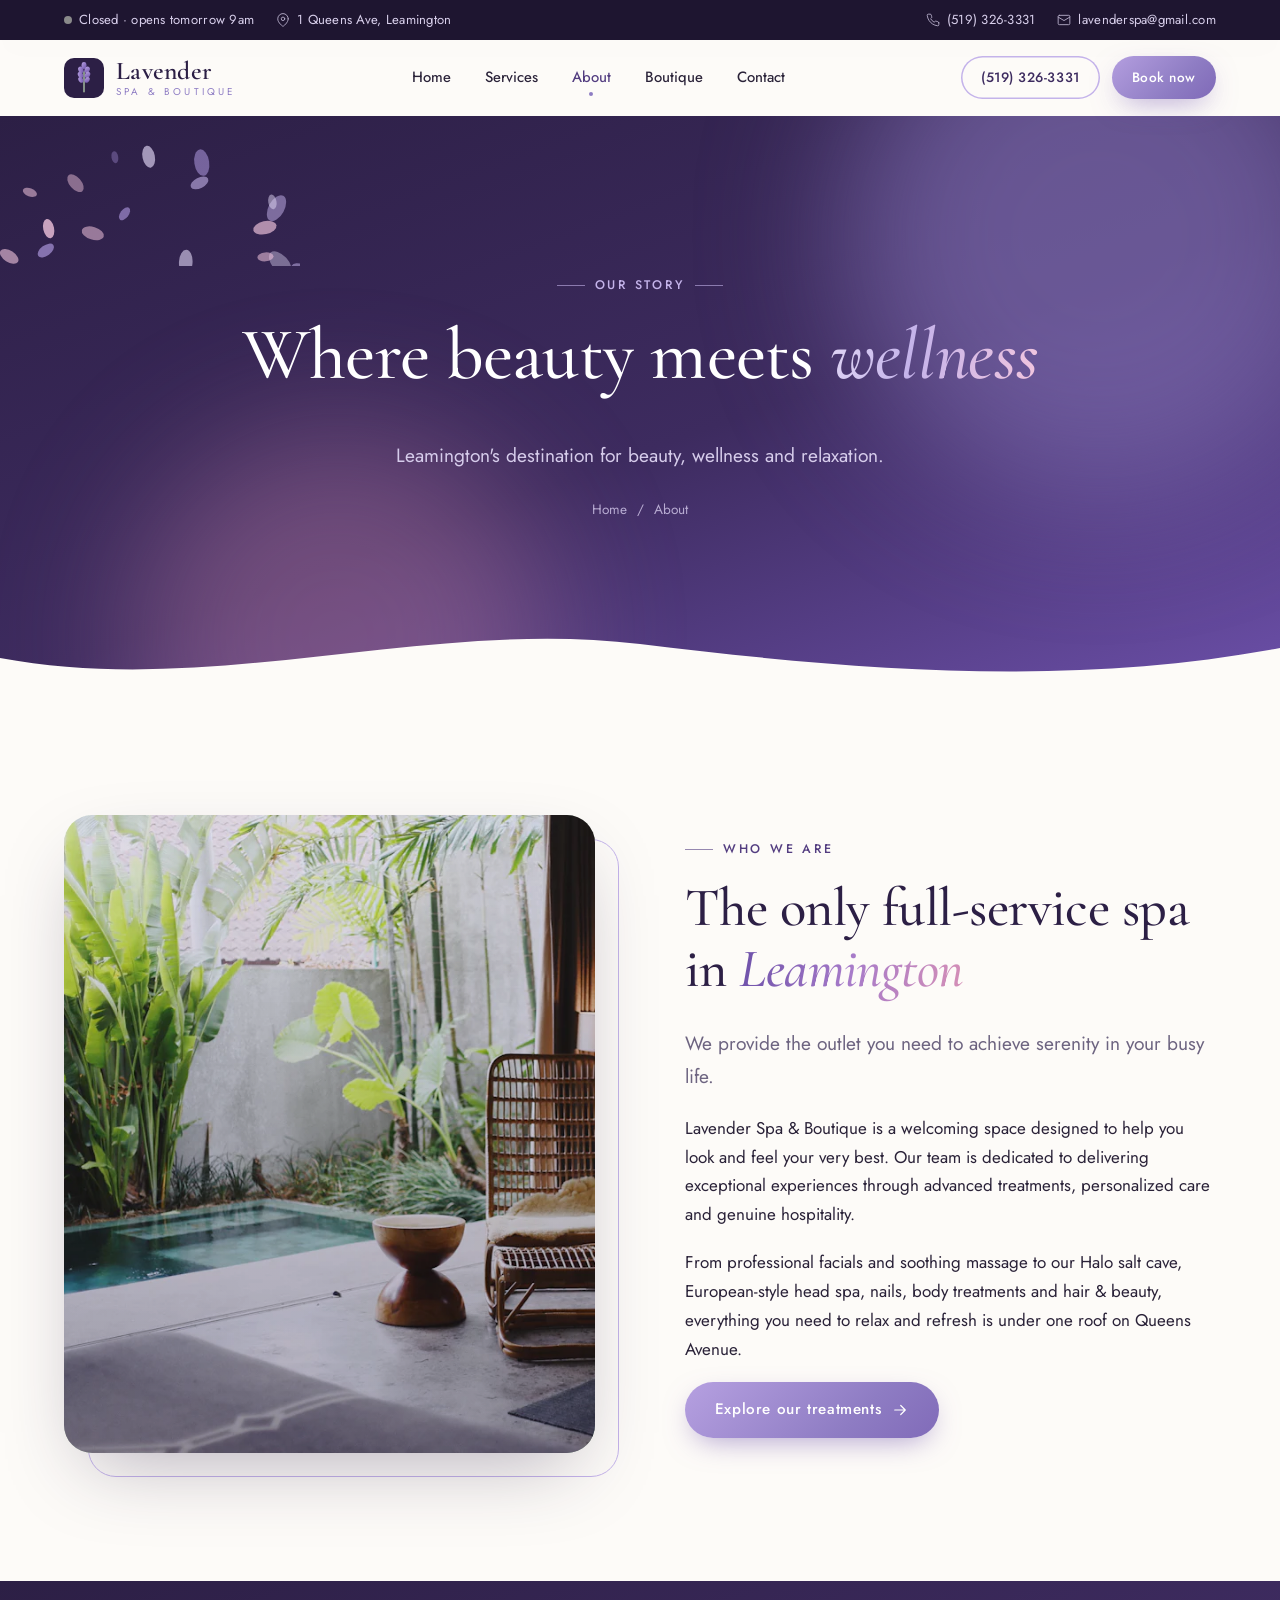
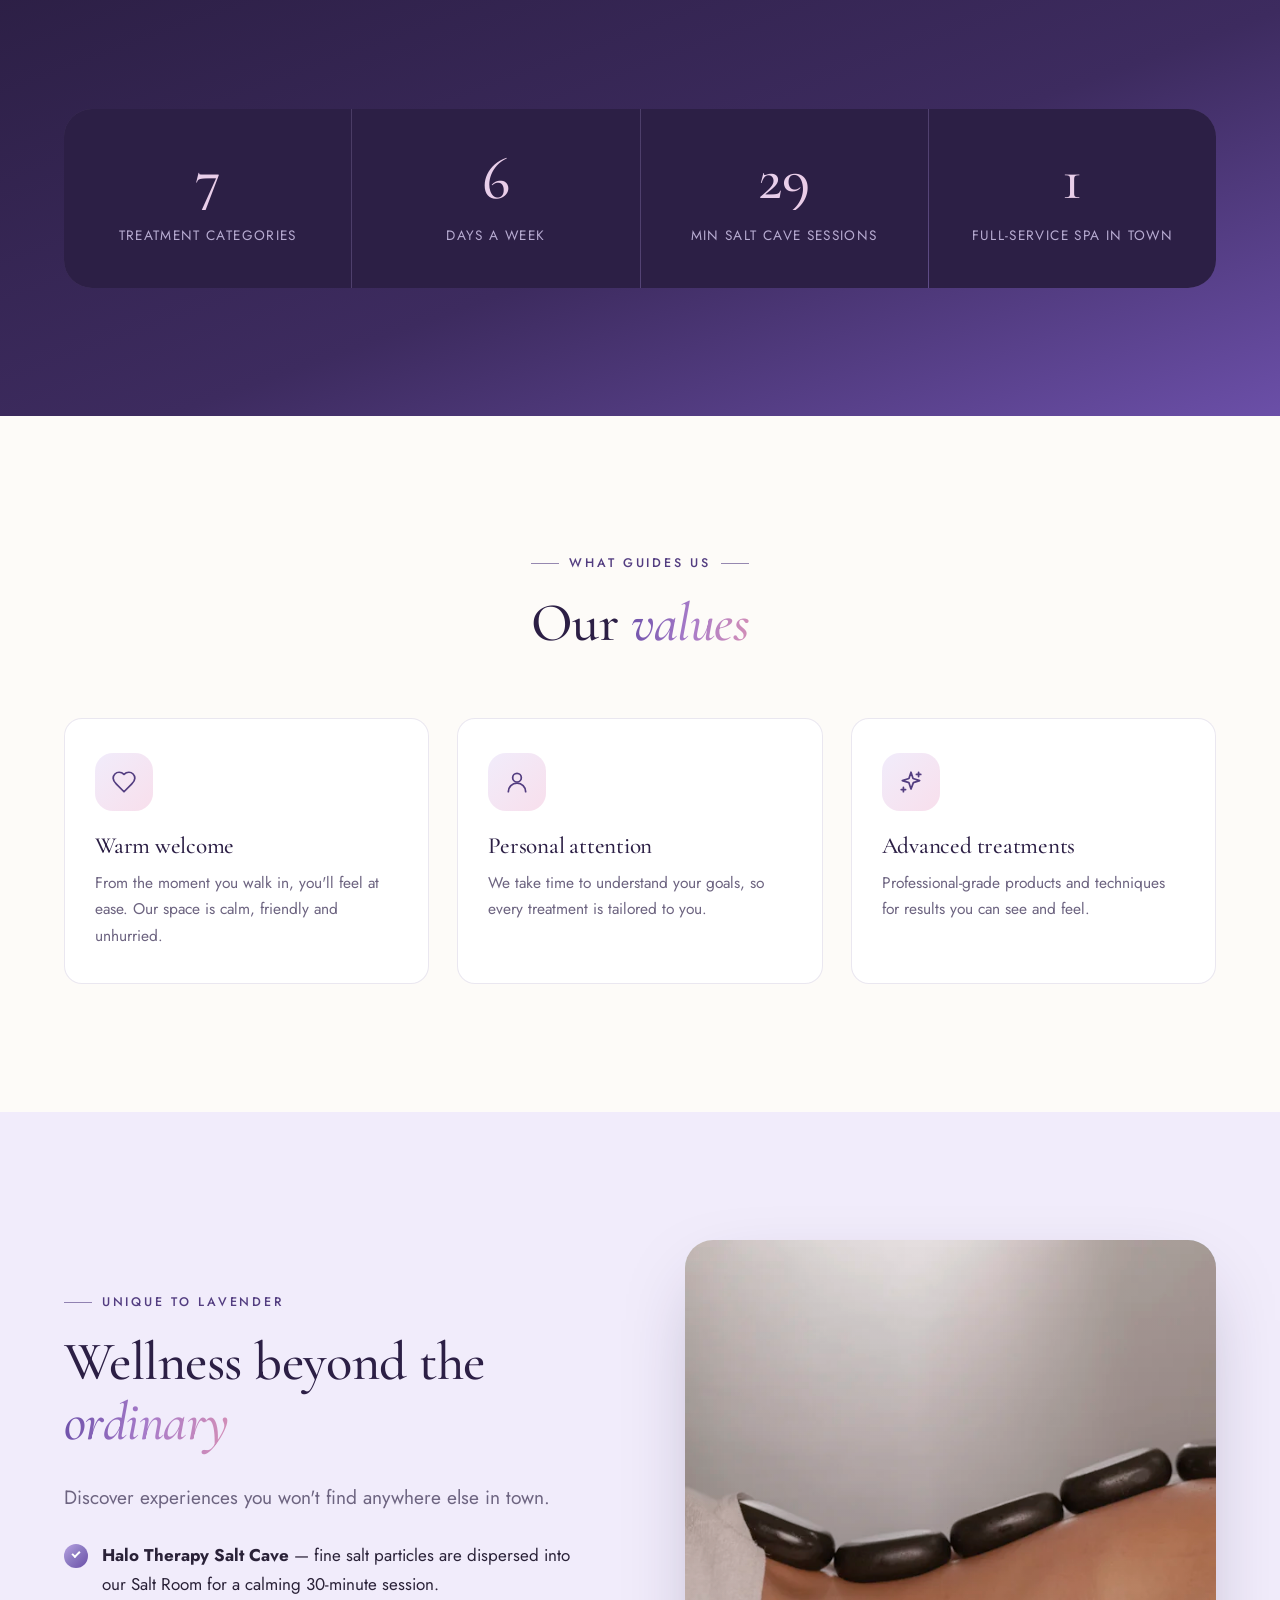
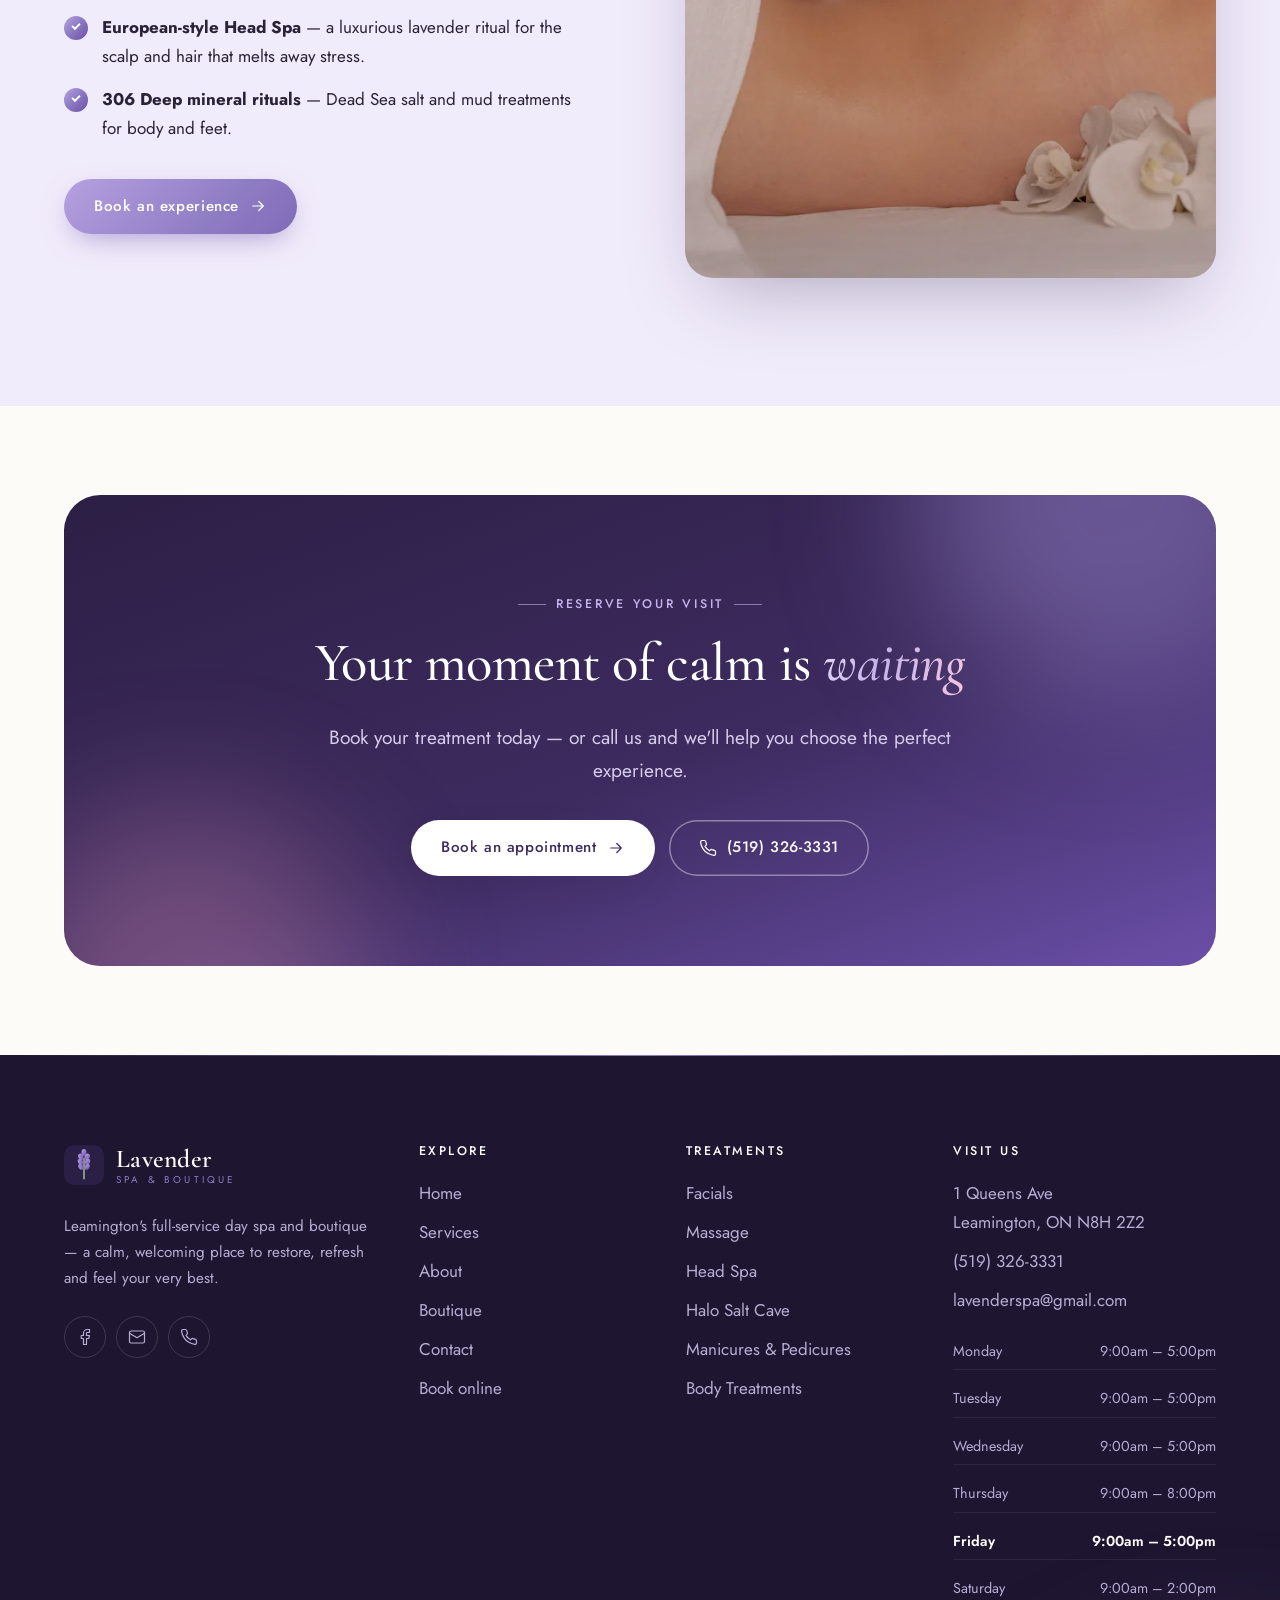
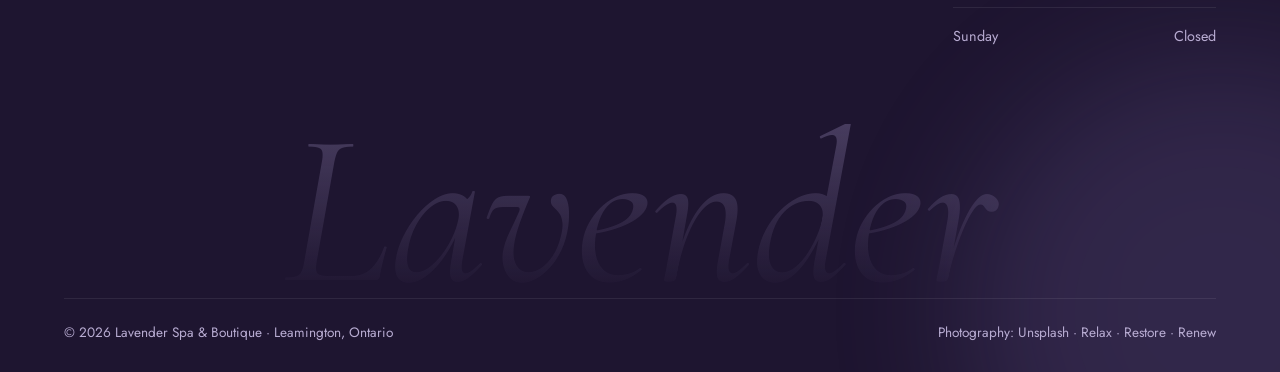
<file: about.html>
<!doctype html>
<html lang="en-CA">
<head>
  <meta charset="utf-8">
  <meta name="viewport" content="width=device-width, initial-scale=1, viewport-fit=cover">
  <title>About Us | Lavender Spa & Boutique, Leamington</title>
  <meta name="description" content="Lavender Spa & Boutique is Leamington's only full-service spa — a welcoming destination for beauty, wellness and relaxation.">
  <meta name="theme-color" content="#2c1f45">
  <meta property="og:type" content="website">
  <meta property="og:title" content="About Us | Lavender Spa & Boutique, Leamington">
  <meta property="og:description" content="Lavender Spa & Boutique is Leamington's only full-service spa — a welcoming destination for beauty, wellness and relaxation.">
  <meta property="og:locale" content="en_CA">
  <link rel="canonical" href="https://www.lavenderspa.ca/about.html">
  <link rel="icon" href="assets/img/favicon.svg" type="image/svg+xml">
  <link rel="preconnect" href="https://fonts.googleapis.com">
  <link rel="preconnect" href="https://fonts.gstatic.com" crossorigin>
  <link rel="stylesheet" href="https://fonts.googleapis.com/css2?family=Cormorant+Garamond:ital,wght@0,500;0,600;1,500;1,600&family=Jost:wght@300;400;500;600&display=swap">
  <link rel="stylesheet" href="assets/css/styles.css">
  <script>document.documentElement.classList.add("js")</script>
  <script src="assets/js/main.js" defer></script>
  <script type="application/ld+json">
  {
    "@context": "https://schema.org",
    "@type": "DaySpa",
    "name": "Lavender Spa & Boutique",
    "url": "https://www.lavenderspa.ca/",
    "telephone": "+1-519-326-3331",
    "email": "lavenderspa@gmail.com",
    "address": { "@type": "PostalAddress", "streetAddress": "1 Queens Ave", "addressLocality": "Leamington", "addressRegion": "ON", "postalCode": "N8H 2Z2", "addressCountry": "CA" },
    "openingHoursSpecification": [
      { "@type": "OpeningHoursSpecification", "dayOfWeek": ["Monday","Tuesday","Wednesday","Friday"], "opens": "09:00", "closes": "17:00" },
      { "@type": "OpeningHoursSpecification", "dayOfWeek": "Thursday", "opens": "09:00", "closes": "20:00" },
      { "@type": "OpeningHoursSpecification", "dayOfWeek": "Saturday", "opens": "09:00", "closes": "14:00" }
    ],
    "sameAs": ["https://www.facebook.com/LavenderSpaandBoutique/"]
  }
  </script>
</head>
<body>
  <a class="skip-link" href="#main">Skip to content</a>
  <div class="scroll-progress" aria-hidden="true"></div>
  <div class="cursor-glow" aria-hidden="true"></div>

  <div class="topbar">
    <div class="container">
      <div class="topbar__group">
        <span class="topbar__item"><span class="status-dot" aria-hidden="true"></span><span data-open-status>Mon–Sat · 9am</span></span>
        <a class="topbar__item topbar__item--hide-sm" href="https://www.google.com/maps/search/?api=1&query=Lavender+Spa+and+Boutique%2C+1+Queens+Ave%2C+Leamington%2C+ON+N8H+2Z2" target="_blank" rel="noopener"><svg viewBox="0 0 24 24" fill="none" stroke="currentColor" stroke-width="1.6" stroke-linecap="round" stroke-linejoin="round" aria-hidden="true"><path d="M21 10c0 7-9 13-9 13s-9-6-9-13a9 9 0 0 1 18 0z"/><circle cx="12" cy="10" r="3"/></svg>1 Queens Ave, Leamington</a>
      </div>
      <div class="topbar__group topbar__group--secondary">
        <a class="topbar__item" href="tel:+15193263331"><svg viewBox="0 0 24 24" fill="none" stroke="currentColor" stroke-width="1.6" stroke-linecap="round" stroke-linejoin="round" aria-hidden="true"><path d="M22 16.9v3a2 2 0 0 1-2.2 2 19.8 19.8 0 0 1-8.6-3.1 19.5 19.5 0 0 1-6-6A19.8 19.8 0 0 1 2.1 4.2 2 2 0 0 1 4.1 2h3a2 2 0 0 1 2 1.7c.1.9.4 1.8.7 2.7a2 2 0 0 1-.5 2.1L8 9.8a16 16 0 0 0 6 6l1.3-1.3a2 2 0 0 1 2.1-.4c.9.3 1.8.6 2.7.7a2 2 0 0 1 1.7 2z"/></svg>(519) 326-3331</a>
        <a class="topbar__item" href="mailto:lavenderspa@gmail.com"><svg viewBox="0 0 24 24" fill="none" stroke="currentColor" stroke-width="1.6" stroke-linecap="round" stroke-linejoin="round" aria-hidden="true"><rect x="2" y="4" width="20" height="16" rx="2"/><path d="m22 7-10 6L2 7"/></svg>lavenderspa@gmail.com</a>
      </div>
    </div>
  </div>

  <header class="header">
    <div class="container">
      <a href="index.html" class="logo" aria-label="Lavender Spa &amp; Boutique — home">
        <svg class="logo__mark" aria-hidden="true" xmlns="http://www.w3.org/2000/svg" viewBox="0 0 64 64">
  <defs>
    <linearGradient id="lg-h" x1="0" y1="0" x2="1" y2="1">
      <stop offset="0" stop-color="#b9a3e3"/>
      <stop offset="1" stop-color="#6b4fa8"/>
    </linearGradient>
  </defs>
  <rect width="64" height="64" rx="16" fill="#2c1f45"/>
  <path d="M32 54V22" stroke="#9db39a" stroke-width="2.5" stroke-linecap="round"/>
  <g fill="url(#lg-h)">
    <ellipse cx="32" cy="12" rx="4" ry="5.5"/>
    <ellipse cx="27" cy="19" rx="4" ry="5.5" transform="rotate(-25 27 19)"/>
    <ellipse cx="37" cy="19" rx="4" ry="5.5" transform="rotate(25 37 19)"/>
    <ellipse cx="26.5" cy="27" rx="4" ry="5.5" transform="rotate(-30 26.5 27)"/>
    <ellipse cx="37.5" cy="27" rx="4" ry="5.5" transform="rotate(30 37.5 27)"/>
    <ellipse cx="27" cy="35" rx="3.6" ry="5" transform="rotate(-35 27 35)"/>
    <ellipse cx="37" cy="35" rx="3.6" ry="5" transform="rotate(35 37 35)"/>
  </g>
</svg>

        <span class="logo__text"><span class="logo__name">Lavender</span><span class="logo__tag">Spa &amp; Boutique</span></span>
      </a>
      <nav class="nav" aria-label="Primary">
        <a class="nav__link" href="index.html">Home</a>
<a class="nav__link" href="services.html">Services</a>
<a class="nav__link" href="about.html" aria-current="page">About</a>
<a class="nav__link" href="products.html">Boutique</a>
<a class="nav__link" href="contact.html">Contact</a>
      </nav>
      <div class="header__actions">
        <a class="btn btn--ghost btn--sm" href="tel:+15193263331">(519) 326-3331</a>
        <a class="btn btn--sm" href="contact.html#book">Book now</a>
        <button class="menu-toggle" type="button" aria-expanded="false" aria-controls="mobile-nav" aria-label="Open menu"><span></span><span></span><span></span></button>
      </div>
    </div>
  </header>

  <nav class="mobile-nav" id="mobile-nav" aria-label="Mobile" aria-hidden="true">
    <a href="index.html">Home</a>
<a href="services.html">Services</a>
<a href="about.html" aria-current="page">About</a>
<a href="products.html">Boutique</a>
<a href="contact.html">Contact</a>
    <div class="mobile-nav__footer">
      <p>1 Queens Ave, Leamington, ON N8H 2Z2<br><a href="tel:+15193263331">(519) 326-3331</a></p>
      <a class="btn btn--light" href="contact.html#book">Book an appointment</a>
    </div>
  </nav>

  <main id="main">

  <section class="page-hero">
    <div class="blob blob--1" aria-hidden="true"></div>
    <div class="blob blob--2" aria-hidden="true"></div>
    <canvas id="petals" aria-hidden="true"></canvas>
    <div class="container">
      <span class="eyebrow" data-reveal>Our story</span>
      <h1 data-split>Where beauty meets <span class="text-gradient">wellness</span></h1>
      <p class="lead" data-reveal style="--delay:.4s">Leamington's destination for beauty, wellness and relaxation.</p>
      <nav class="breadcrumb" aria-label="Breadcrumb" data-reveal style="--delay:.5s"><a href="index.html">Home</a><span aria-hidden="true">/</span><span aria-current="page">About</span></nav>
    </div>
    <svg class="wave" viewBox="0 0 1440 70" preserveAspectRatio="none" aria-hidden="true"><path d="M0 40 C 240 80 480 0 720 26 C 960 52 1200 70 1440 30 V70 H0Z"/></svg>
  </section>
    <section class="section">
      <div class="container split">
        <div class="frame-wrap" data-reveal="left">
          <div class="frame art--c"><img class="photo" src="assets/img/spa-lounge-600.webp" srcset="assets/img/spa-lounge-600.webp 600w, assets/img/spa-lounge-960.webp 960w" sizes="(max-width: 900px) 92vw, 560px" width="960" height="1152" alt="Tranquil spa lounge beside a plunge pool" loading="lazy" decoding="async"></div>
        </div>
        <div data-reveal="right">
          <span class="eyebrow">Who we are</span>
          <h2>The only full-service spa in <span class="text-gradient">Leamington</span></h2>
          <p class="lead">We provide the outlet you need to achieve serenity in your busy life.</p>
          <p>Lavender Spa &amp; Boutique is a welcoming space designed to help you look and feel your very best. Our team is dedicated to delivering exceptional experiences through advanced treatments, personalized care and genuine hospitality.</p>
          <p>From professional facials and soothing massage to our Halo salt cave, European-style head spa, nails, body treatments and hair &amp; beauty, everything you need to relax and refresh is under one roof on Queens Avenue.</p>
          <a class="btn" href="services.html">Explore our treatments <svg viewBox="0 0 24 24" fill="none" stroke="currentColor" stroke-width="1.6" stroke-linecap="round" stroke-linejoin="round" aria-hidden="true"><path d="M5 12h14M13 6l6 6-6 6"/></svg></a>
        </div>
      </div>
    </section>

    <section class="section section--dark">
      <div class="container">
        <div class="stats" data-reveal>
          <div class="stat"><strong data-count="7">7</strong><span>Treatment categories</span></div>
          <div class="stat"><strong data-count="6">6</strong><span>Days a week</span></div>
          <div class="stat"><strong data-count="30">30</strong><span>Min salt cave sessions</span></div>
          <div class="stat"><strong data-count="1">1</strong><span>Full-service spa in town</span></div>
        </div>
      </div>
    </section>

    <section class="section">
      <div class="container">
        <div class="section-head section-head--center" data-reveal>
          <span class="eyebrow">What guides us</span>
          <h2>Our <span class="text-gradient">values</span></h2>
        </div>
        <div class="grid grid--3 swipe" data-stagger>
          <div class="feature" data-reveal><div class="feature__icon"><svg viewBox="0 0 24 24" fill="none" stroke="currentColor" stroke-width="1.6" stroke-linecap="round" stroke-linejoin="round" aria-hidden="true"><path d="M19 14c1.5-1.5 3-3.2 3-5.5A5.5 5.5 0 0 0 16.5 3c-1.8 0-3 .5-4.5 2-1.5-1.5-2.7-2-4.5-2A5.5 5.5 0 0 0 2 8.5c0 2.3 1.5 4 3 5.5l7 7z"/></svg></div><h3>Warm welcome</h3><p>From the moment you walk in, you'll feel at ease. Our space is calm, friendly and unhurried.</p></div>
          <div class="feature" data-reveal><div class="feature__icon"><svg viewBox="0 0 24 24" fill="none" stroke="currentColor" stroke-width="1.6" stroke-linecap="round" stroke-linejoin="round" aria-hidden="true"><circle cx="12" cy="8" r="4"/><path d="M4 21a8 8 0 0 1 16 0"/></svg></div><h3>Personal attention</h3><p>We take time to understand your goals, so every treatment is tailored to you.</p></div>
          <div class="feature" data-reveal><div class="feature__icon"><svg viewBox="0 0 24 24" fill="none" stroke="currentColor" stroke-width="1.6" stroke-linecap="round" stroke-linejoin="round" aria-hidden="true"><path d="M12 3l1.9 5.8L20 10.7l-5.8 1.9L12 18.5l-1.9-5.9L4 10.7l6.1-1.9z"/><path d="M19 3v4M17 5h4M5 17v4M3 19h4"/></svg></div><h3>Advanced treatments</h3><p>Professional-grade products and techniques for results you can see and feel.</p></div>
        </div>
      </div>
    </section>

    <section class="section section--alt">
      <div class="container split split--reverse">
        <div class="frame-wrap" data-reveal="right">
          <div class="frame art--e"><img class="photo" src="assets/img/hot-stones-600.webp" srcset="assets/img/hot-stones-600.webp 600w, assets/img/hot-stones-960.webp 960w" sizes="(max-width: 900px) 92vw, 560px" width="960" height="1152" alt="Smooth hot stones placed along a guest's back" loading="lazy" decoding="async"></div>
        </div>
        <div data-reveal="left">
          <span class="eyebrow">Unique to Lavender</span>
          <h2>Wellness beyond the <span class="text-gradient">ordinary</span></h2>
          <p class="lead">Discover experiences you won't find anywhere else in town.</p>
          <ul class="checklist">
            <li><span><strong>Halo Therapy Salt Cave</strong> — fine salt particles are dispersed into our Salt Room for a calming 30-minute session.</span></li>
            <li><span><strong>European-style Head Spa</strong> — a luxurious lavender ritual for the scalp and hair that melts away stress.</span></li>
            <li><span><strong>306 Deep mineral rituals</strong> — Dead Sea salt and mud treatments for body and feet.</span></li>
          </ul>
          <a class="btn" href="contact.html#book">Book an experience <svg viewBox="0 0 24 24" fill="none" stroke="currentColor" stroke-width="1.6" stroke-linecap="round" stroke-linejoin="round" aria-hidden="true"><path d="M5 12h14M13 6l6 6-6 6"/></svg></a>
        </div>
      </div>
    </section>

  <section class="section section--cta">
    <div class="container">
      <div class="cta" data-reveal="zoom">
        <div class="blob blob--1" aria-hidden="true"></div>
        <div class="blob blob--2" aria-hidden="true"></div>
        <span class="eyebrow">Reserve your visit</span>
        <h2>Your moment of calm is <span class="text-gradient">waiting</span></h2>
        <p class="lead">Book your treatment today — or call us and we'll help you choose the perfect experience.</p>
        <div class="cta__actions">
          <a class="btn btn--light" href="contact.html#book">Book an appointment <svg viewBox="0 0 24 24" fill="none" stroke="currentColor" stroke-width="1.6" stroke-linecap="round" stroke-linejoin="round" aria-hidden="true"><path d="M5 12h14M13 6l6 6-6 6"/></svg></a>
          <a class="btn btn--ghost" href="tel:+15193263331"><svg viewBox="0 0 24 24" fill="none" stroke="currentColor" stroke-width="1.6" stroke-linecap="round" stroke-linejoin="round" aria-hidden="true"><path d="M22 16.9v3a2 2 0 0 1-2.2 2 19.8 19.8 0 0 1-8.6-3.1 19.5 19.5 0 0 1-6-6A19.8 19.8 0 0 1 2.1 4.2 2 2 0 0 1 4.1 2h3a2 2 0 0 1 2 1.7c.1.9.4 1.8.7 2.7a2 2 0 0 1-.5 2.1L8 9.8a16 16 0 0 0 6 6l1.3-1.3a2 2 0 0 1 2.1-.4c.9.3 1.8.6 2.7.7a2 2 0 0 1 1.7 2z"/></svg> (519) 326-3331</a>
        </div>
      </div>
    </div>
  </section>
  </main>
  <footer class="footer">
    <div class="blob blob--1" style="opacity:.18; top:auto; bottom:-200px; right:-200px" aria-hidden="true"></div>
    <div class="container">
      <div class="footer__grid">
        <div>
          <a href="index.html" class="logo" aria-label="Lavender Spa &amp; Boutique — home">
        <svg class="logo__mark" aria-hidden="true" xmlns="http://www.w3.org/2000/svg" viewBox="0 0 64 64">
  <defs>
    <linearGradient id="lg-f" x1="0" y1="0" x2="1" y2="1">
      <stop offset="0" stop-color="#b9a3e3"/>
      <stop offset="1" stop-color="#6b4fa8"/>
    </linearGradient>
  </defs>
  <rect width="64" height="64" rx="16" fill="#2c1f45"/>
  <path d="M32 54V22" stroke="#9db39a" stroke-width="2.5" stroke-linecap="round"/>
  <g fill="url(#lg-f)">
    <ellipse cx="32" cy="12" rx="4" ry="5.5"/>
    <ellipse cx="27" cy="19" rx="4" ry="5.5" transform="rotate(-25 27 19)"/>
    <ellipse cx="37" cy="19" rx="4" ry="5.5" transform="rotate(25 37 19)"/>
    <ellipse cx="26.5" cy="27" rx="4" ry="5.5" transform="rotate(-30 26.5 27)"/>
    <ellipse cx="37.5" cy="27" rx="4" ry="5.5" transform="rotate(30 37.5 27)"/>
    <ellipse cx="27" cy="35" rx="3.6" ry="5" transform="rotate(-35 27 35)"/>
    <ellipse cx="37" cy="35" rx="3.6" ry="5" transform="rotate(35 37 35)"/>
  </g>
</svg>

        <span class="logo__text"><span class="logo__name">Lavender</span><span class="logo__tag">Spa &amp; Boutique</span></span>
      </a>
          <p class="footer__about">Leamington's full-service day spa and boutique — a calm, welcoming place to restore, refresh and feel your very best.</p>
          <div class="socials">
            <a href="https://www.facebook.com/LavenderSpaandBoutique/" target="_blank" rel="noopener" aria-label="Lavender Spa on Facebook"><svg viewBox="0 0 24 24" fill="none" stroke="currentColor" stroke-width="1.6" stroke-linecap="round" stroke-linejoin="round" aria-hidden="true"><path d="M18 2h-3a5 5 0 0 0-5 5v3H7v4h3v8h4v-8h3l1-4h-4V7a1 1 0 0 1 1-1h3z"/></svg></a>
            <a href="mailto:lavenderspa@gmail.com" aria-label="Email Lavender Spa"><svg viewBox="0 0 24 24" fill="none" stroke="currentColor" stroke-width="1.6" stroke-linecap="round" stroke-linejoin="round" aria-hidden="true"><rect x="2" y="4" width="20" height="16" rx="2"/><path d="m22 7-10 6L2 7"/></svg></a>
            <a href="tel:+15193263331" aria-label="Call Lavender Spa"><svg viewBox="0 0 24 24" fill="none" stroke="currentColor" stroke-width="1.6" stroke-linecap="round" stroke-linejoin="round" aria-hidden="true"><path d="M22 16.9v3a2 2 0 0 1-2.2 2 19.8 19.8 0 0 1-8.6-3.1 19.5 19.5 0 0 1-6-6A19.8 19.8 0 0 1 2.1 4.2 2 2 0 0 1 4.1 2h3a2 2 0 0 1 2 1.7c.1.9.4 1.8.7 2.7a2 2 0 0 1-.5 2.1L8 9.8a16 16 0 0 0 6 6l1.3-1.3a2 2 0 0 1 2.1-.4c.9.3 1.8.6 2.7.7a2 2 0 0 1 1.7 2z"/></svg></a>
          </div>
        </div>
        <div>
          <h4>Explore</h4>
          <ul>
            <li><a href="index.html">Home</a></li><li><a href="services.html">Services</a></li><li><a href="about.html">About</a></li><li><a href="products.html">Boutique</a></li><li><a href="contact.html">Contact</a></li>
            <li><a href="contact.html#book">Book online</a></li>
          </ul>
        </div>
        <div>
          <h4>Treatments</h4>
          <ul>
            <li><a href="services.html#facials">Facials</a></li>
            <li><a href="services.html#massage">Massage</a></li>
            <li><a href="services.html#headspa">Head Spa</a></li>
            <li><a href="services.html#salt">Halo Salt Cave</a></li>
            <li><a href="services.html#nails">Manicures &amp; Pedicures</a></li>
            <li><a href="services.html#body">Body Treatments</a></li>
          </ul>
        </div>
        <div>
          <h4>Visit us</h4>
          <ul>
            <li><a href="https://www.google.com/maps/search/?api=1&query=Lavender+Spa+and+Boutique%2C+1+Queens+Ave%2C+Leamington%2C+ON+N8H+2Z2" target="_blank" rel="noopener">1 Queens Ave<br>Leamington, ON N8H 2Z2</a></li>
            <li><a href="tel:+15193263331">(519) 326-3331</a></li>
            <li><a href="mailto:lavenderspa@gmail.com">lavenderspa@gmail.com</a></li>
          </ul>
          <ul class="hours" style="margin-top:18px">
            <li data-day="1"><span>Monday</span><span>9:00am – 5:00pm</span></li>
<li data-day="2"><span>Tuesday</span><span>9:00am – 5:00pm</span></li>
<li data-day="3"><span>Wednesday</span><span>9:00am – 5:00pm</span></li>
<li data-day="4"><span>Thursday</span><span>9:00am – 8:00pm</span></li>
<li data-day="5"><span>Friday</span><span>9:00am – 5:00pm</span></li>
<li data-day="6"><span>Saturday</span><span>9:00am – 2:00pm</span></li>
<li data-day="0"><span>Sunday</span><span>Closed</span></li>
          </ul>
        </div>
      </div>
      <div class="footer__word" aria-hidden="true">Lavender</div>
      <div class="footer__bottom">
        <span>© <span data-year>2026</span> Lavender Spa &amp; Boutique · Leamington, Ontario</span>
        <span>Photography: <a href="https://unsplash.com/?utm_source=lavender_spa&amp;utm_medium=referral" target="_blank" rel="noopener">Unsplash</a> · Relax · Restore · Renew</span>
      </div>
    </div>
  </footer>

  <div class="mobile-book"><a class="btn" href="contact.html#book"><svg viewBox="0 0 24 24" fill="none" stroke="currentColor" stroke-width="1.6" stroke-linecap="round" stroke-linejoin="round" aria-hidden="true"><rect x="3" y="4" width="18" height="18" rx="2"/><path d="M16 2v4M8 2v4M3 10h18"/></svg>Book an appointment</a></div>
  <button class="to-top" type="button" aria-label="Back to top">
    <svg class="to-top__ring" viewBox="0 0 52 52" aria-hidden="true">
      <defs><linearGradient id="to-top-grad" x1="0" y1="0" x2="1" y2="1"><stop offset="0" stop-color="#e0d6f5"/><stop offset=".5" stop-color="#b9a3e3"/><stop offset="1" stop-color="#f2c6de"/></linearGradient></defs>
      <circle class="to-top__track" cx="26" cy="26" r="23"/>
      <circle class="to-top__bar" cx="26" cy="26" r="23" pathLength="100"/>
    </svg>
    <svg class="to-top__icon" viewBox="0 0 24 24" fill="none" stroke="currentColor" stroke-width="1.6" stroke-linecap="round" stroke-linejoin="round" aria-hidden="true"><path d="M12 19V5M6 11l6-6 6 6"/></svg>
  </button>
</body>
</html>
</file>
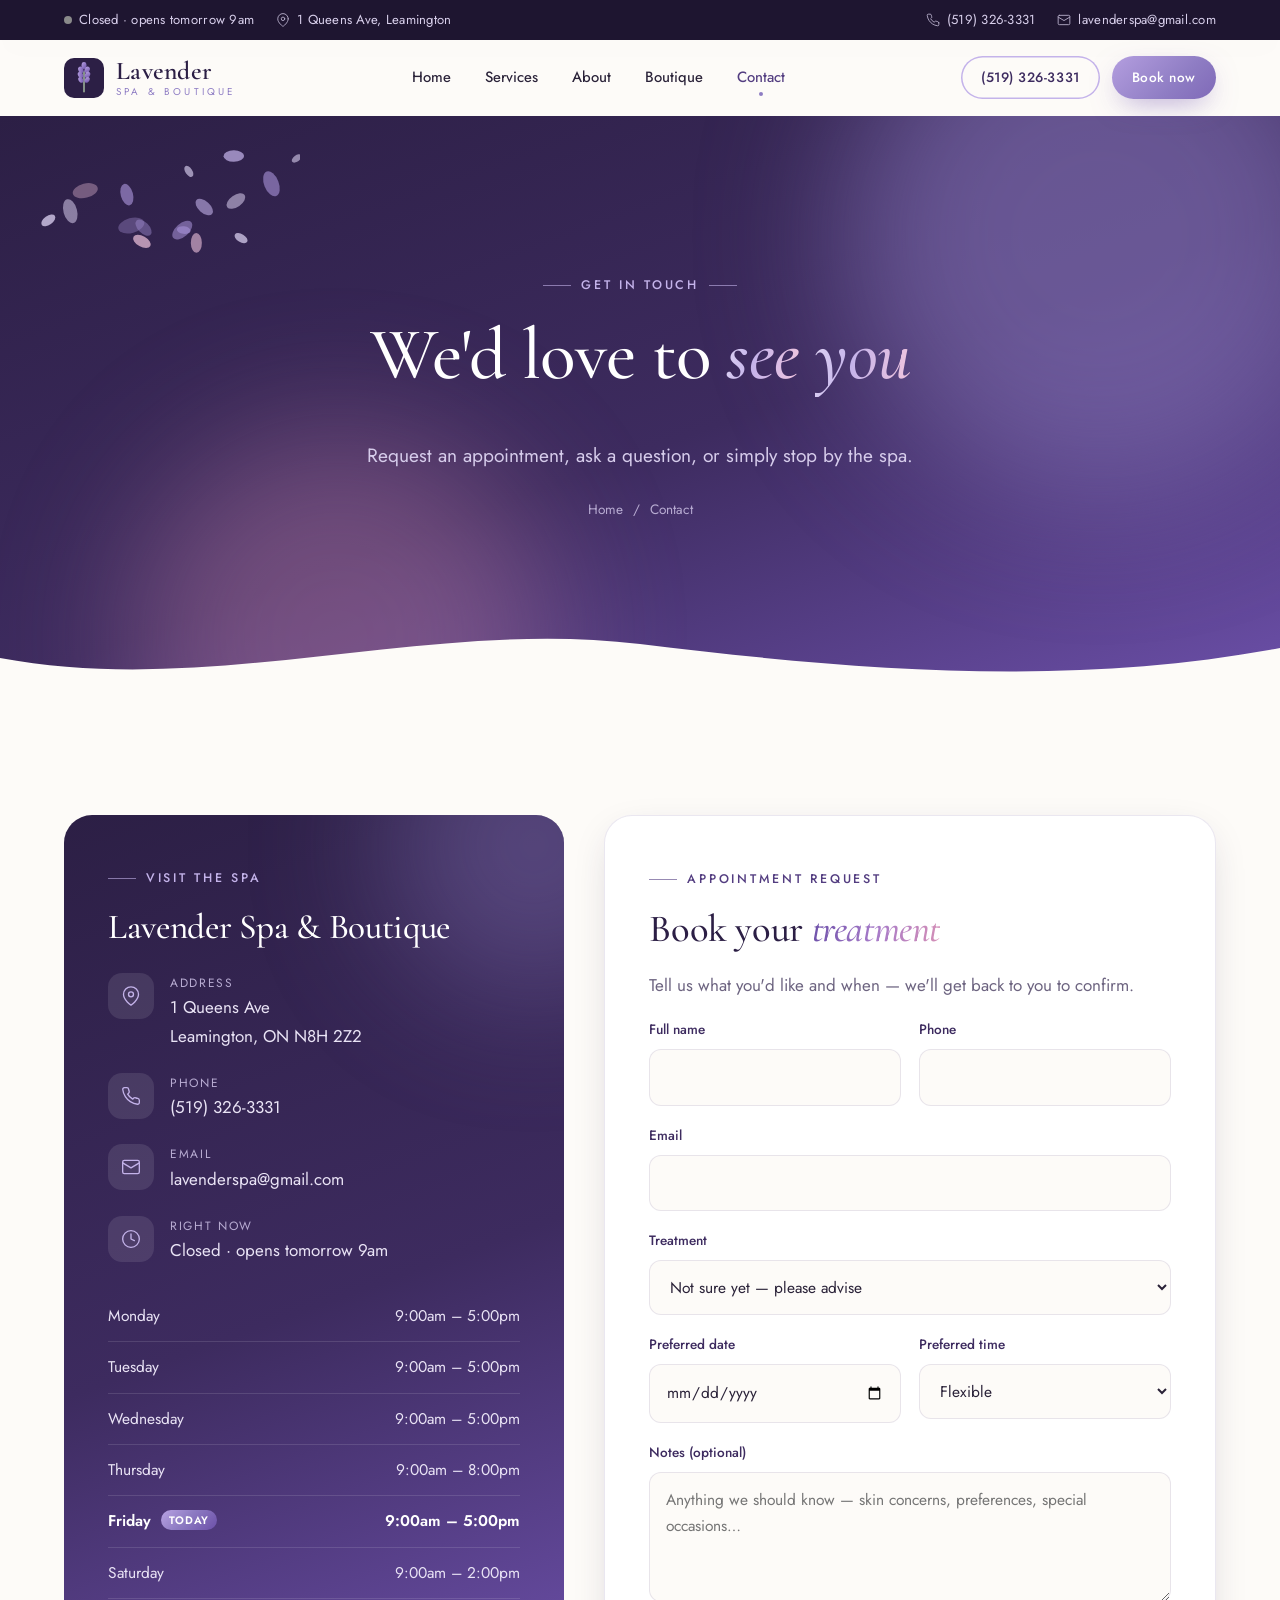
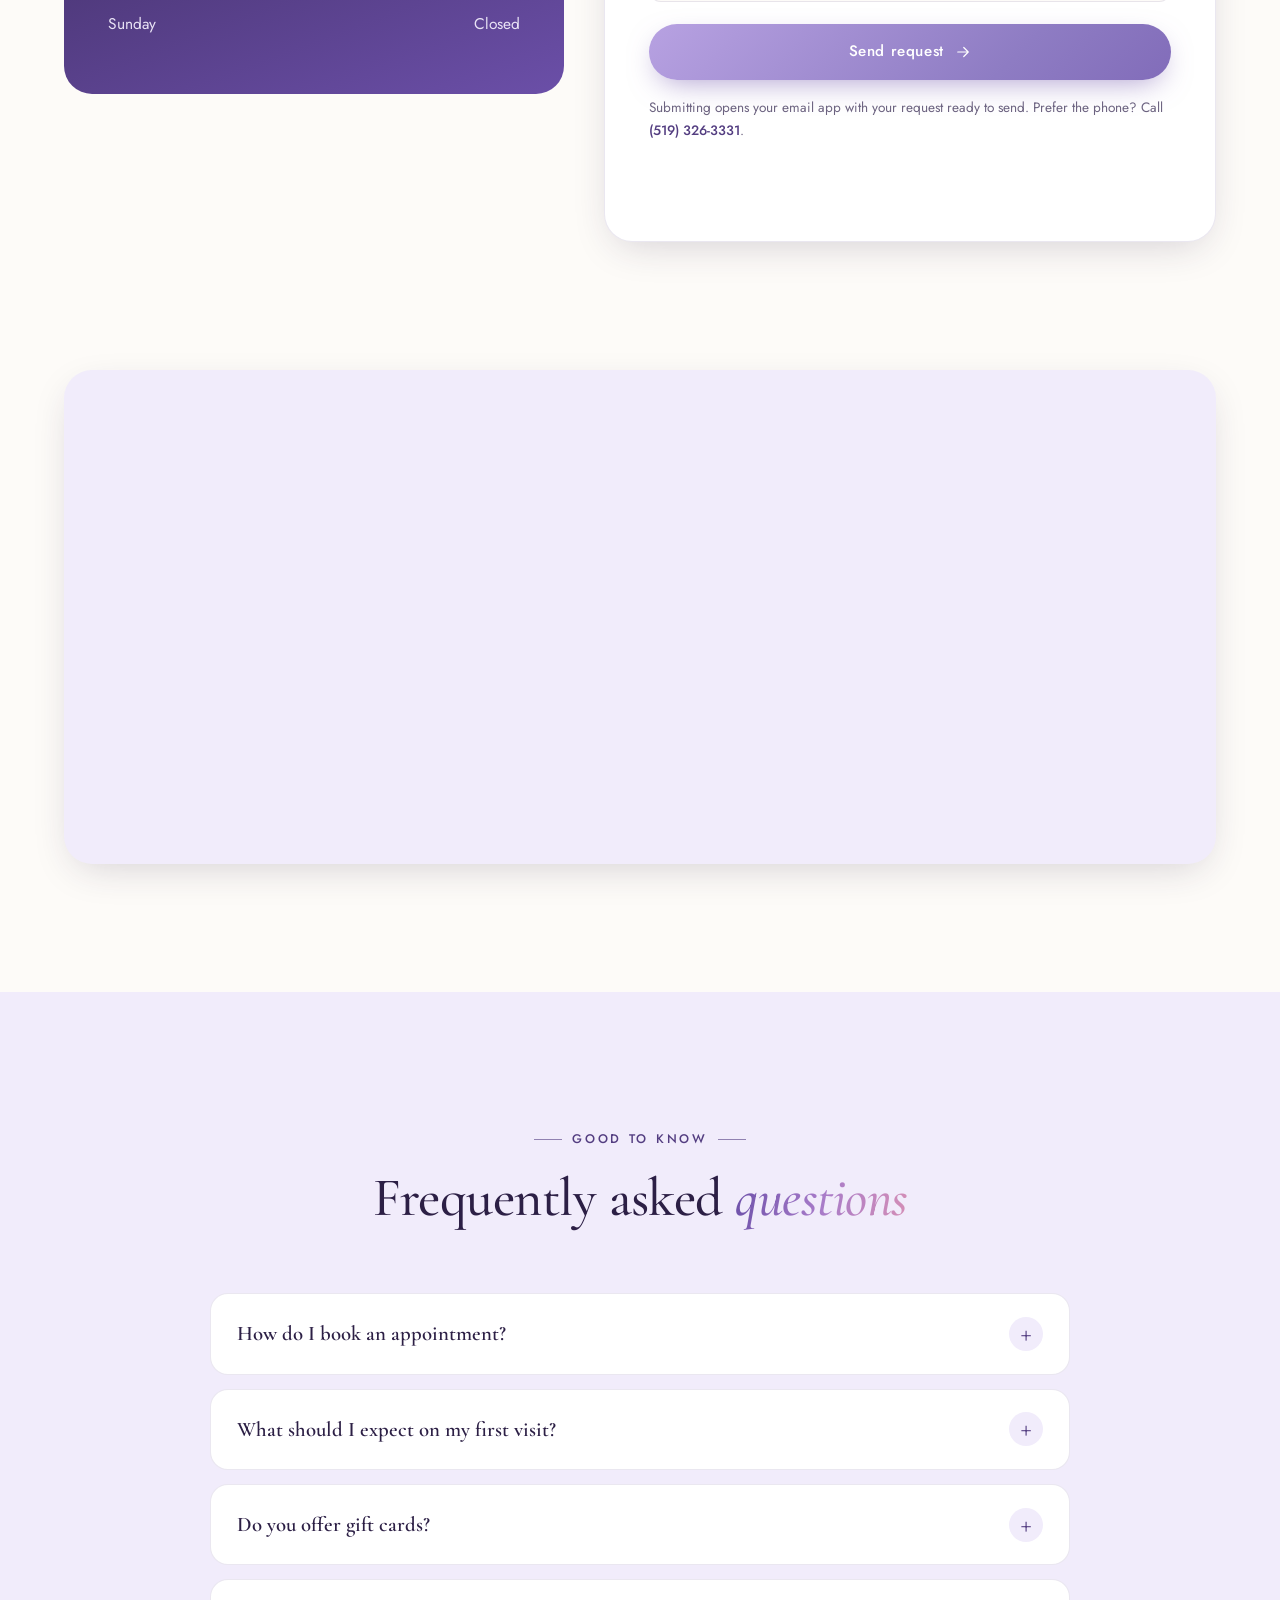
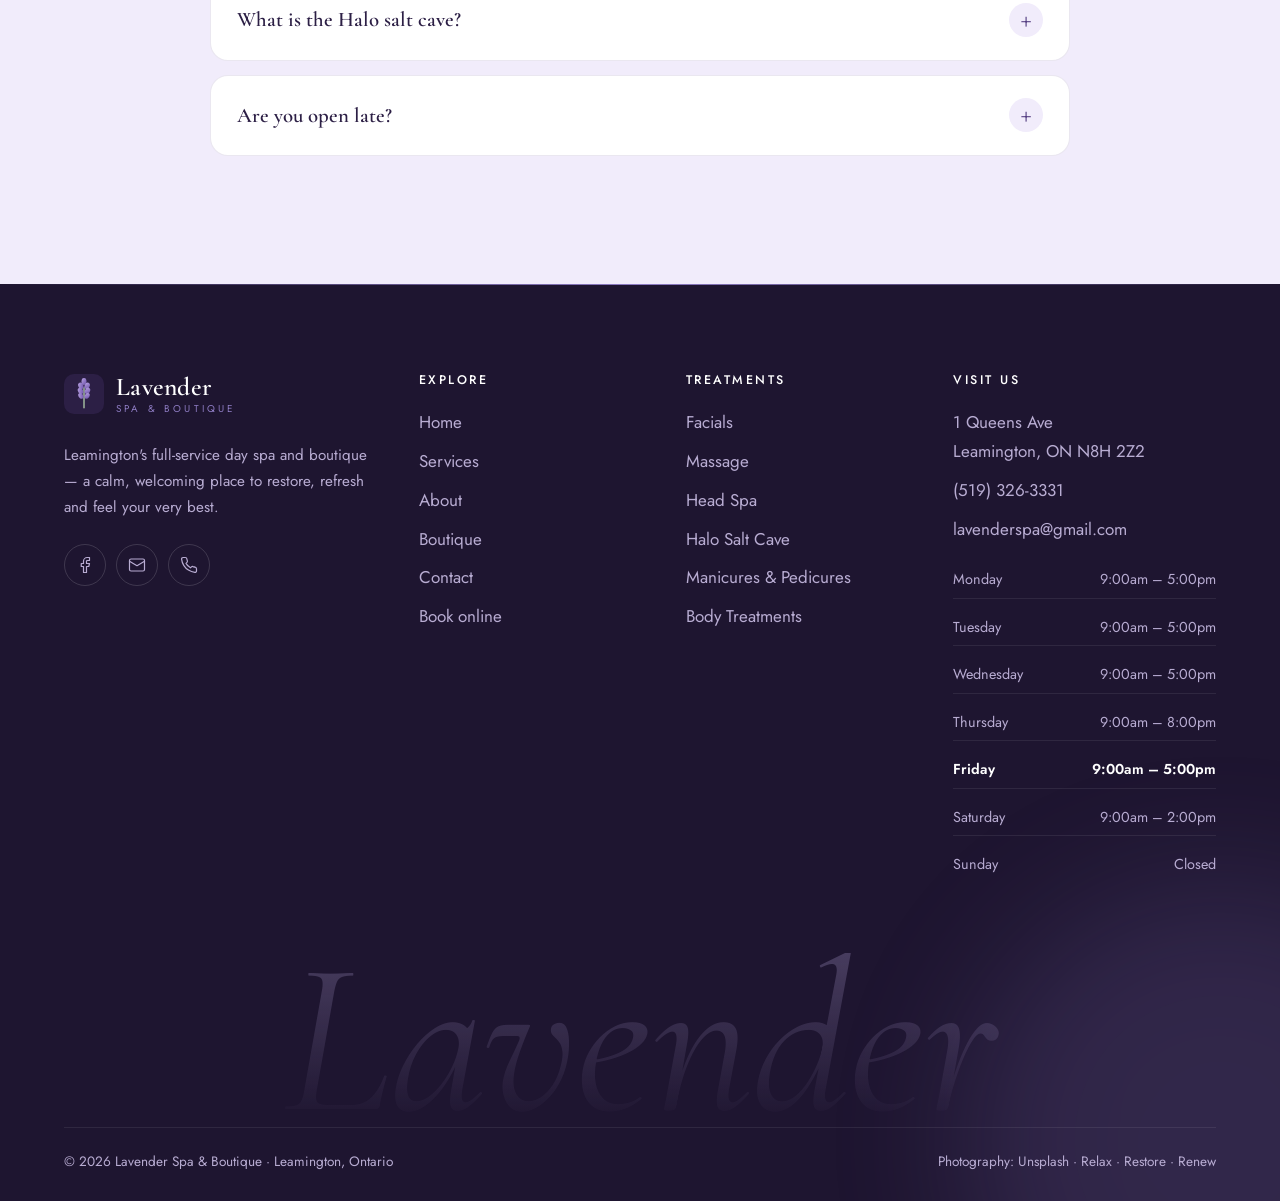
<file: contact.html>
<!doctype html>
<html lang="en-CA">
<head>
  <meta charset="utf-8">
  <meta name="viewport" content="width=device-width, initial-scale=1, viewport-fit=cover">
  <title>Contact & Book | Lavender Spa & Boutique, Leamington</title>
  <meta name="description" content="Book your spa appointment at Lavender Spa & Boutique, 1 Queens Ave, Leamington, ON N8H 2Z2. Call (519) 326-3331.">
  <meta name="theme-color" content="#2c1f45">
  <meta property="og:type" content="website">
  <meta property="og:title" content="Contact & Book | Lavender Spa & Boutique, Leamington">
  <meta property="og:description" content="Book your spa appointment at Lavender Spa & Boutique, 1 Queens Ave, Leamington, ON N8H 2Z2. Call (519) 326-3331.">
  <meta property="og:locale" content="en_CA">
  <link rel="canonical" href="https://www.lavenderspa.ca/contact.html">
  <link rel="icon" href="assets/img/favicon.svg" type="image/svg+xml">
  <link rel="preconnect" href="https://fonts.googleapis.com">
  <link rel="preconnect" href="https://fonts.gstatic.com" crossorigin>
  <link rel="stylesheet" href="https://fonts.googleapis.com/css2?family=Cormorant+Garamond:ital,wght@0,500;0,600;1,500;1,600&family=Jost:wght@300;400;500;600&display=swap">
  <link rel="stylesheet" href="assets/css/styles.css">
  <script>document.documentElement.classList.add("js")</script>
  <script src="assets/js/main.js" defer></script>
  <script type="application/ld+json">
  {
    "@context": "https://schema.org",
    "@type": "DaySpa",
    "name": "Lavender Spa & Boutique",
    "url": "https://www.lavenderspa.ca/",
    "telephone": "+1-519-326-3331",
    "email": "lavenderspa@gmail.com",
    "address": { "@type": "PostalAddress", "streetAddress": "1 Queens Ave", "addressLocality": "Leamington", "addressRegion": "ON", "postalCode": "N8H 2Z2", "addressCountry": "CA" },
    "openingHoursSpecification": [
      { "@type": "OpeningHoursSpecification", "dayOfWeek": ["Monday","Tuesday","Wednesday","Friday"], "opens": "09:00", "closes": "17:00" },
      { "@type": "OpeningHoursSpecification", "dayOfWeek": "Thursday", "opens": "09:00", "closes": "20:00" },
      { "@type": "OpeningHoursSpecification", "dayOfWeek": "Saturday", "opens": "09:00", "closes": "14:00" }
    ],
    "sameAs": ["https://www.facebook.com/LavenderSpaandBoutique/"]
  }
  </script>
</head>
<body>
  <a class="skip-link" href="#main">Skip to content</a>
  <div class="scroll-progress" aria-hidden="true"></div>
  <div class="cursor-glow" aria-hidden="true"></div>

  <div class="topbar">
    <div class="container">
      <div class="topbar__group">
        <span class="topbar__item"><span class="status-dot" aria-hidden="true"></span><span data-open-status>Mon–Sat · 9am</span></span>
        <a class="topbar__item topbar__item--hide-sm" href="https://www.google.com/maps/search/?api=1&query=Lavender+Spa+and+Boutique%2C+1+Queens+Ave%2C+Leamington%2C+ON+N8H+2Z2" target="_blank" rel="noopener"><svg viewBox="0 0 24 24" fill="none" stroke="currentColor" stroke-width="1.6" stroke-linecap="round" stroke-linejoin="round" aria-hidden="true"><path d="M21 10c0 7-9 13-9 13s-9-6-9-13a9 9 0 0 1 18 0z"/><circle cx="12" cy="10" r="3"/></svg>1 Queens Ave, Leamington</a>
      </div>
      <div class="topbar__group topbar__group--secondary">
        <a class="topbar__item" href="tel:+15193263331"><svg viewBox="0 0 24 24" fill="none" stroke="currentColor" stroke-width="1.6" stroke-linecap="round" stroke-linejoin="round" aria-hidden="true"><path d="M22 16.9v3a2 2 0 0 1-2.2 2 19.8 19.8 0 0 1-8.6-3.1 19.5 19.5 0 0 1-6-6A19.8 19.8 0 0 1 2.1 4.2 2 2 0 0 1 4.1 2h3a2 2 0 0 1 2 1.7c.1.9.4 1.8.7 2.7a2 2 0 0 1-.5 2.1L8 9.8a16 16 0 0 0 6 6l1.3-1.3a2 2 0 0 1 2.1-.4c.9.3 1.8.6 2.7.7a2 2 0 0 1 1.7 2z"/></svg>(519) 326-3331</a>
        <a class="topbar__item" href="mailto:lavenderspa@gmail.com"><svg viewBox="0 0 24 24" fill="none" stroke="currentColor" stroke-width="1.6" stroke-linecap="round" stroke-linejoin="round" aria-hidden="true"><rect x="2" y="4" width="20" height="16" rx="2"/><path d="m22 7-10 6L2 7"/></svg>lavenderspa@gmail.com</a>
      </div>
    </div>
  </div>

  <header class="header">
    <div class="container">
      <a href="index.html" class="logo" aria-label="Lavender Spa &amp; Boutique — home">
        <svg class="logo__mark" aria-hidden="true" xmlns="http://www.w3.org/2000/svg" viewBox="0 0 64 64">
  <defs>
    <linearGradient id="lg-h" x1="0" y1="0" x2="1" y2="1">
      <stop offset="0" stop-color="#b9a3e3"/>
      <stop offset="1" stop-color="#6b4fa8"/>
    </linearGradient>
  </defs>
  <rect width="64" height="64" rx="16" fill="#2c1f45"/>
  <path d="M32 54V22" stroke="#9db39a" stroke-width="2.5" stroke-linecap="round"/>
  <g fill="url(#lg-h)">
    <ellipse cx="32" cy="12" rx="4" ry="5.5"/>
    <ellipse cx="27" cy="19" rx="4" ry="5.5" transform="rotate(-25 27 19)"/>
    <ellipse cx="37" cy="19" rx="4" ry="5.5" transform="rotate(25 37 19)"/>
    <ellipse cx="26.5" cy="27" rx="4" ry="5.5" transform="rotate(-30 26.5 27)"/>
    <ellipse cx="37.5" cy="27" rx="4" ry="5.5" transform="rotate(30 37.5 27)"/>
    <ellipse cx="27" cy="35" rx="3.6" ry="5" transform="rotate(-35 27 35)"/>
    <ellipse cx="37" cy="35" rx="3.6" ry="5" transform="rotate(35 37 35)"/>
  </g>
</svg>

        <span class="logo__text"><span class="logo__name">Lavender</span><span class="logo__tag">Spa &amp; Boutique</span></span>
      </a>
      <nav class="nav" aria-label="Primary">
        <a class="nav__link" href="index.html">Home</a>
<a class="nav__link" href="services.html">Services</a>
<a class="nav__link" href="about.html">About</a>
<a class="nav__link" href="products.html">Boutique</a>
<a class="nav__link" href="contact.html" aria-current="page">Contact</a>
      </nav>
      <div class="header__actions">
        <a class="btn btn--ghost btn--sm" href="tel:+15193263331">(519) 326-3331</a>
        <a class="btn btn--sm" href="contact.html#book">Book now</a>
        <button class="menu-toggle" type="button" aria-expanded="false" aria-controls="mobile-nav" aria-label="Open menu"><span></span><span></span><span></span></button>
      </div>
    </div>
  </header>

  <nav class="mobile-nav" id="mobile-nav" aria-label="Mobile" aria-hidden="true">
    <a href="index.html">Home</a>
<a href="services.html">Services</a>
<a href="about.html">About</a>
<a href="products.html">Boutique</a>
<a href="contact.html" aria-current="page">Contact</a>
    <div class="mobile-nav__footer">
      <p>1 Queens Ave, Leamington, ON N8H 2Z2<br><a href="tel:+15193263331">(519) 326-3331</a></p>
      <a class="btn btn--light" href="contact.html#book">Book an appointment</a>
    </div>
  </nav>

  <main id="main">

  <section class="page-hero">
    <div class="blob blob--1" aria-hidden="true"></div>
    <div class="blob blob--2" aria-hidden="true"></div>
    <canvas id="petals" aria-hidden="true"></canvas>
    <div class="container">
      <span class="eyebrow" data-reveal>Get in touch</span>
      <h1 data-split>We'd love to <span class="text-gradient">see you</span></h1>
      <p class="lead" data-reveal style="--delay:.4s">Request an appointment, ask a question, or simply stop by the spa.</p>
      <nav class="breadcrumb" aria-label="Breadcrumb" data-reveal style="--delay:.5s"><a href="index.html">Home</a><span aria-hidden="true">/</span><span aria-current="page">Contact</span></nav>
    </div>
    <svg class="wave" viewBox="0 0 1440 70" preserveAspectRatio="none" aria-hidden="true"><path d="M0 40 C 240 80 480 0 720 26 C 960 52 1200 70 1440 30 V70 H0Z"/></svg>
  </section>
    <section class="section" id="book" style="scroll-margin-top:90px">
      <div class="container contact-grid">
        <aside class="info-card" data-reveal="left">
          <div class="blob blob--1" style="width:300px; height:300px; top:-120px; right:-120px; opacity:.4" aria-hidden="true"></div>
          <span class="eyebrow">Visit the spa</span>
          <h2>Lavender Spa &amp; Boutique</h2>
          <ul class="info-list">
            <li><span class="info-list__icon"><svg viewBox="0 0 24 24" fill="none" stroke="currentColor" stroke-width="1.6" stroke-linecap="round" stroke-linejoin="round" aria-hidden="true"><path d="M21 10c0 7-9 13-9 13s-9-6-9-13a9 9 0 0 1 18 0z"/><circle cx="12" cy="10" r="3"/></svg></span><span><small>Address</small><a href="https://www.google.com/maps/search/?api=1&query=Lavender+Spa+and+Boutique%2C+1+Queens+Ave%2C+Leamington%2C+ON+N8H+2Z2" target="_blank" rel="noopener">1 Queens Ave<br>Leamington, ON N8H 2Z2</a></span></li>
            <li><span class="info-list__icon"><svg viewBox="0 0 24 24" fill="none" stroke="currentColor" stroke-width="1.6" stroke-linecap="round" stroke-linejoin="round" aria-hidden="true"><path d="M22 16.9v3a2 2 0 0 1-2.2 2 19.8 19.8 0 0 1-8.6-3.1 19.5 19.5 0 0 1-6-6A19.8 19.8 0 0 1 2.1 4.2 2 2 0 0 1 4.1 2h3a2 2 0 0 1 2 1.7c.1.9.4 1.8.7 2.7a2 2 0 0 1-.5 2.1L8 9.8a16 16 0 0 0 6 6l1.3-1.3a2 2 0 0 1 2.1-.4c.9.3 1.8.6 2.7.7a2 2 0 0 1 1.7 2z"/></svg></span><span><small>Phone</small><a href="tel:+15193263331">(519) 326-3331</a></span></li>
            <li><span class="info-list__icon"><svg viewBox="0 0 24 24" fill="none" stroke="currentColor" stroke-width="1.6" stroke-linecap="round" stroke-linejoin="round" aria-hidden="true"><rect x="2" y="4" width="20" height="16" rx="2"/><path d="m22 7-10 6L2 7"/></svg></span><span><small>Email</small><a href="mailto:lavenderspa@gmail.com">lavenderspa@gmail.com</a></span></li>
            <li><span class="info-list__icon"><svg viewBox="0 0 24 24" fill="none" stroke="currentColor" stroke-width="1.6" stroke-linecap="round" stroke-linejoin="round" aria-hidden="true"><circle cx="12" cy="12" r="10"/><path d="M12 6v6l4 2"/></svg></span><span><small>Right now</small><span data-open-status>See hours below</span></span></li>
          </ul>
          <ul class="hours" style="margin-top:26px">
            <li data-day="1"><span>Monday</span><span>9:00am – 5:00pm</span></li>
<li data-day="2"><span>Tuesday</span><span>9:00am – 5:00pm</span></li>
<li data-day="3"><span>Wednesday</span><span>9:00am – 5:00pm</span></li>
<li data-day="4"><span>Thursday</span><span>9:00am – 8:00pm</span></li>
<li data-day="5"><span>Friday</span><span>9:00am – 5:00pm</span></li>
<li data-day="6"><span>Saturday</span><span>9:00am – 2:00pm</span></li>
<li data-day="0"><span>Sunday</span><span>Closed</span></li>
          </ul>
        </aside>

        <div class="form-card" data-reveal="right">
          <span class="eyebrow">Appointment request</span>
          <h2 style="font-size:clamp(1.9rem,3vw,2.5rem)">Book your <span class="text-gradient">treatment</span></h2>
          <p style="color:var(--text-muted)">Tell us what you'd like and when — we'll get back to you to confirm.</p>
          <form data-booking-form novalidate>
            <div class="form-grid">
              <div class="field"><label for="f-name">Full name</label><input id="f-name" name="name" autocomplete="name" required></div>
              <div class="field"><label for="f-phone">Phone</label><input id="f-phone" name="phone" type="tel" autocomplete="tel" required></div>
              <div class="field field--full"><label for="f-email">Email</label><input id="f-email" name="email" type="email" autocomplete="email" required></div>
              <div class="field field--full"><label for="f-service">Treatment</label>
                <select id="f-service" name="service" required>
                  <option value="Not sure yet — please advise">Not sure yet — please advise</option>
                  <option value="ProSkin 60">ProSkin 60</option><option value="Customized Dermalogica Facial">Customized Dermalogica Facial</option><option value="Hot Oil Massage">Hot Oil Massage</option><option value="Relaxation Massage">Relaxation Massage</option><option value="Hot Stone Massage">Hot Stone Massage</option><option value="Headspa Treatment">Headspa Treatment</option><option value="Halo Therapy Salt Cave">Halo Therapy Salt Cave</option><option value="306 Deep Body Salt Scrub">306 Deep Body Salt Scrub</option><option value="306 Deep Luxury Spa Pedicure">306 Deep Luxury Spa Pedicure</option><option value="14-Day Gel Manicure">14-Day Gel Manicure</option><option value="Hair Services">Hair Services</option><option value="Makeup Application">Makeup Application</option>
                  <option value="Gift card">Gift card</option>
                </select>
              </div>
              <div class="field"><label for="f-date">Preferred date</label><input id="f-date" name="date" type="date"></div>
              <div class="field"><label for="f-time">Preferred time</label>
                <select id="f-time" name="time"><option value="">Flexible</option><option>Morning</option><option>Afternoon</option><option>Evening (Thursdays)</option></select>
              </div>
              <div class="field field--full"><label for="f-msg">Notes (optional)</label><textarea id="f-msg" name="message" placeholder="Anything we should know — skin concerns, preferences, special occasions…"></textarea></div>
            </div>
            <button class="btn" type="submit" style="margin-top:22px; width:100%">Send request <svg viewBox="0 0 24 24" fill="none" stroke="currentColor" stroke-width="1.6" stroke-linecap="round" stroke-linejoin="round" aria-hidden="true"><path d="M5 12h14M13 6l6 6-6 6"/></svg></button>
            <p class="form-note">Submitting opens your email app with your request ready to send. Prefer the phone? Call <a href="tel:+15193263331" style="color:var(--plum-600); font-weight:500">(519) 326-3331</a>.</p>
            <p class="form-status" role="status" aria-live="polite"></p>
          </form>
        </div>
      </div>
    </section>

    <section class="section" style="padding-top:0">
      <div class="container">
        <div class="map" data-reveal="zoom">
          <iframe title="Map to Lavender Spa &amp; Boutique" loading="lazy" referrerpolicy="no-referrer-when-downgrade" src="https://maps.google.com/maps?q=Lavender%20Spa%20and%20Boutique%2C%201%20Queens%20Ave%2C%20Leamington%2C%20ON%20N8H%202Z2&amp;z=15&amp;output=embed"></iframe>
        </div>
      </div>
    </section>

    <section class="section section--alt">
      <div class="container">
        <div class="section-head section-head--center" data-reveal>
          <span class="eyebrow">Good to know</span>
          <h2>Frequently asked <span class="text-gradient">questions</span></h2>
        </div>
        <div class="faq" data-stagger>
          <details data-reveal><summary>How do I book an appointment?</summary><div class="faq__body"><p>Send a request using the form on this page or call us at <a href="tel:+15193263331">(519) 326-3331</a>. We'll confirm your time as soon as possible.</p></div></details>
<details data-reveal><summary>What should I expect on my first visit?</summary><div class="faq__body"><p>Please arrive a few minutes early so you can settle in. We'll chat about your goals and any concerns before your treatment begins.</p></div></details>
<details data-reveal><summary>Do you offer gift cards?</summary><div class="faq__body"><p>Yes! Gift cards are available for any amount or a specific treatment. Call us or stop by the spa to purchase one.</p></div></details>
<details data-reveal><summary>What is the Halo salt cave?</summary><div class="faq__body"><p>It's a relaxing wellness experience: fine, dry salt particles are dispersed into our Salt Room during a 30-minute session while you sit back and breathe.</p></div></details>
<details data-reveal><summary>Are you open late?</summary><div class="faq__body"><p>Yes — we're open until 8:00pm on Thursdays, making it easy to fit in a treatment after work.</p></div></details>
        </div>
      </div>
    </section>
  </main>
  <footer class="footer">
    <div class="blob blob--1" style="opacity:.18; top:auto; bottom:-200px; right:-200px" aria-hidden="true"></div>
    <div class="container">
      <div class="footer__grid">
        <div>
          <a href="index.html" class="logo" aria-label="Lavender Spa &amp; Boutique — home">
        <svg class="logo__mark" aria-hidden="true" xmlns="http://www.w3.org/2000/svg" viewBox="0 0 64 64">
  <defs>
    <linearGradient id="lg-f" x1="0" y1="0" x2="1" y2="1">
      <stop offset="0" stop-color="#b9a3e3"/>
      <stop offset="1" stop-color="#6b4fa8"/>
    </linearGradient>
  </defs>
  <rect width="64" height="64" rx="16" fill="#2c1f45"/>
  <path d="M32 54V22" stroke="#9db39a" stroke-width="2.5" stroke-linecap="round"/>
  <g fill="url(#lg-f)">
    <ellipse cx="32" cy="12" rx="4" ry="5.5"/>
    <ellipse cx="27" cy="19" rx="4" ry="5.5" transform="rotate(-25 27 19)"/>
    <ellipse cx="37" cy="19" rx="4" ry="5.5" transform="rotate(25 37 19)"/>
    <ellipse cx="26.5" cy="27" rx="4" ry="5.5" transform="rotate(-30 26.5 27)"/>
    <ellipse cx="37.5" cy="27" rx="4" ry="5.5" transform="rotate(30 37.5 27)"/>
    <ellipse cx="27" cy="35" rx="3.6" ry="5" transform="rotate(-35 27 35)"/>
    <ellipse cx="37" cy="35" rx="3.6" ry="5" transform="rotate(35 37 35)"/>
  </g>
</svg>

        <span class="logo__text"><span class="logo__name">Lavender</span><span class="logo__tag">Spa &amp; Boutique</span></span>
      </a>
          <p class="footer__about">Leamington's full-service day spa and boutique — a calm, welcoming place to restore, refresh and feel your very best.</p>
          <div class="socials">
            <a href="https://www.facebook.com/LavenderSpaandBoutique/" target="_blank" rel="noopener" aria-label="Lavender Spa on Facebook"><svg viewBox="0 0 24 24" fill="none" stroke="currentColor" stroke-width="1.6" stroke-linecap="round" stroke-linejoin="round" aria-hidden="true"><path d="M18 2h-3a5 5 0 0 0-5 5v3H7v4h3v8h4v-8h3l1-4h-4V7a1 1 0 0 1 1-1h3z"/></svg></a>
            <a href="mailto:lavenderspa@gmail.com" aria-label="Email Lavender Spa"><svg viewBox="0 0 24 24" fill="none" stroke="currentColor" stroke-width="1.6" stroke-linecap="round" stroke-linejoin="round" aria-hidden="true"><rect x="2" y="4" width="20" height="16" rx="2"/><path d="m22 7-10 6L2 7"/></svg></a>
            <a href="tel:+15193263331" aria-label="Call Lavender Spa"><svg viewBox="0 0 24 24" fill="none" stroke="currentColor" stroke-width="1.6" stroke-linecap="round" stroke-linejoin="round" aria-hidden="true"><path d="M22 16.9v3a2 2 0 0 1-2.2 2 19.8 19.8 0 0 1-8.6-3.1 19.5 19.5 0 0 1-6-6A19.8 19.8 0 0 1 2.1 4.2 2 2 0 0 1 4.1 2h3a2 2 0 0 1 2 1.7c.1.9.4 1.8.7 2.7a2 2 0 0 1-.5 2.1L8 9.8a16 16 0 0 0 6 6l1.3-1.3a2 2 0 0 1 2.1-.4c.9.3 1.8.6 2.7.7a2 2 0 0 1 1.7 2z"/></svg></a>
          </div>
        </div>
        <div>
          <h4>Explore</h4>
          <ul>
            <li><a href="index.html">Home</a></li><li><a href="services.html">Services</a></li><li><a href="about.html">About</a></li><li><a href="products.html">Boutique</a></li><li><a href="contact.html">Contact</a></li>
            <li><a href="contact.html#book">Book online</a></li>
          </ul>
        </div>
        <div>
          <h4>Treatments</h4>
          <ul>
            <li><a href="services.html#facials">Facials</a></li>
            <li><a href="services.html#massage">Massage</a></li>
            <li><a href="services.html#headspa">Head Spa</a></li>
            <li><a href="services.html#salt">Halo Salt Cave</a></li>
            <li><a href="services.html#nails">Manicures &amp; Pedicures</a></li>
            <li><a href="services.html#body">Body Treatments</a></li>
          </ul>
        </div>
        <div>
          <h4>Visit us</h4>
          <ul>
            <li><a href="https://www.google.com/maps/search/?api=1&query=Lavender+Spa+and+Boutique%2C+1+Queens+Ave%2C+Leamington%2C+ON+N8H+2Z2" target="_blank" rel="noopener">1 Queens Ave<br>Leamington, ON N8H 2Z2</a></li>
            <li><a href="tel:+15193263331">(519) 326-3331</a></li>
            <li><a href="mailto:lavenderspa@gmail.com">lavenderspa@gmail.com</a></li>
          </ul>
          <ul class="hours" style="margin-top:18px">
            <li data-day="1"><span>Monday</span><span>9:00am – 5:00pm</span></li>
<li data-day="2"><span>Tuesday</span><span>9:00am – 5:00pm</span></li>
<li data-day="3"><span>Wednesday</span><span>9:00am – 5:00pm</span></li>
<li data-day="4"><span>Thursday</span><span>9:00am – 8:00pm</span></li>
<li data-day="5"><span>Friday</span><span>9:00am – 5:00pm</span></li>
<li data-day="6"><span>Saturday</span><span>9:00am – 2:00pm</span></li>
<li data-day="0"><span>Sunday</span><span>Closed</span></li>
          </ul>
        </div>
      </div>
      <div class="footer__word" aria-hidden="true">Lavender</div>
      <div class="footer__bottom">
        <span>© <span data-year>2026</span> Lavender Spa &amp; Boutique · Leamington, Ontario</span>
        <span>Photography: <a href="https://unsplash.com/?utm_source=lavender_spa&amp;utm_medium=referral" target="_blank" rel="noopener">Unsplash</a> · Relax · Restore · Renew</span>
      </div>
    </div>
  </footer>

  <div class="mobile-book"><a class="btn" href="contact.html#book"><svg viewBox="0 0 24 24" fill="none" stroke="currentColor" stroke-width="1.6" stroke-linecap="round" stroke-linejoin="round" aria-hidden="true"><rect x="3" y="4" width="18" height="18" rx="2"/><path d="M16 2v4M8 2v4M3 10h18"/></svg>Book an appointment</a></div>
  <button class="to-top" type="button" aria-label="Back to top">
    <svg class="to-top__ring" viewBox="0 0 52 52" aria-hidden="true">
      <defs><linearGradient id="to-top-grad" x1="0" y1="0" x2="1" y2="1"><stop offset="0" stop-color="#e0d6f5"/><stop offset=".5" stop-color="#b9a3e3"/><stop offset="1" stop-color="#f2c6de"/></linearGradient></defs>
      <circle class="to-top__track" cx="26" cy="26" r="23"/>
      <circle class="to-top__bar" cx="26" cy="26" r="23" pathLength="100"/>
    </svg>
    <svg class="to-top__icon" viewBox="0 0 24 24" fill="none" stroke="currentColor" stroke-width="1.6" stroke-linecap="round" stroke-linejoin="round" aria-hidden="true"><path d="M12 19V5M6 11l6-6 6 6"/></svg>
  </button>
</body>
</html>
</file>
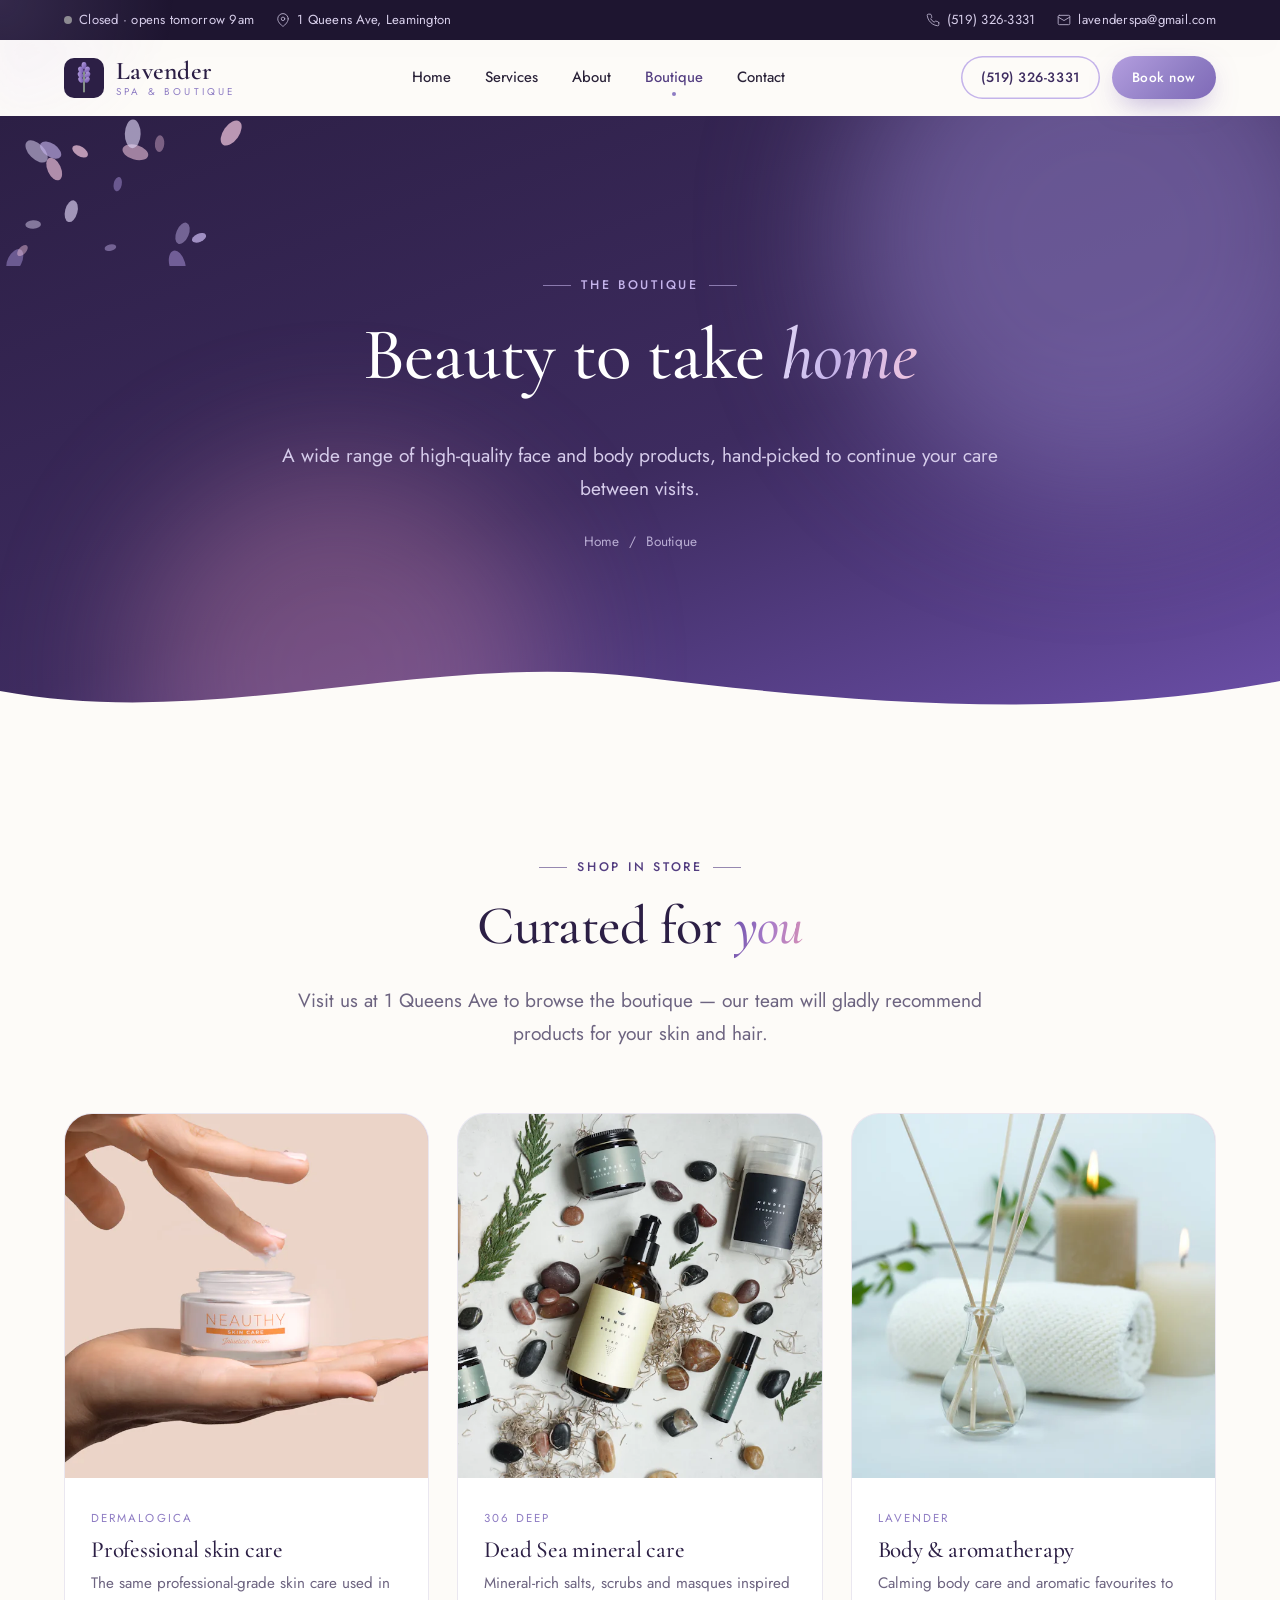
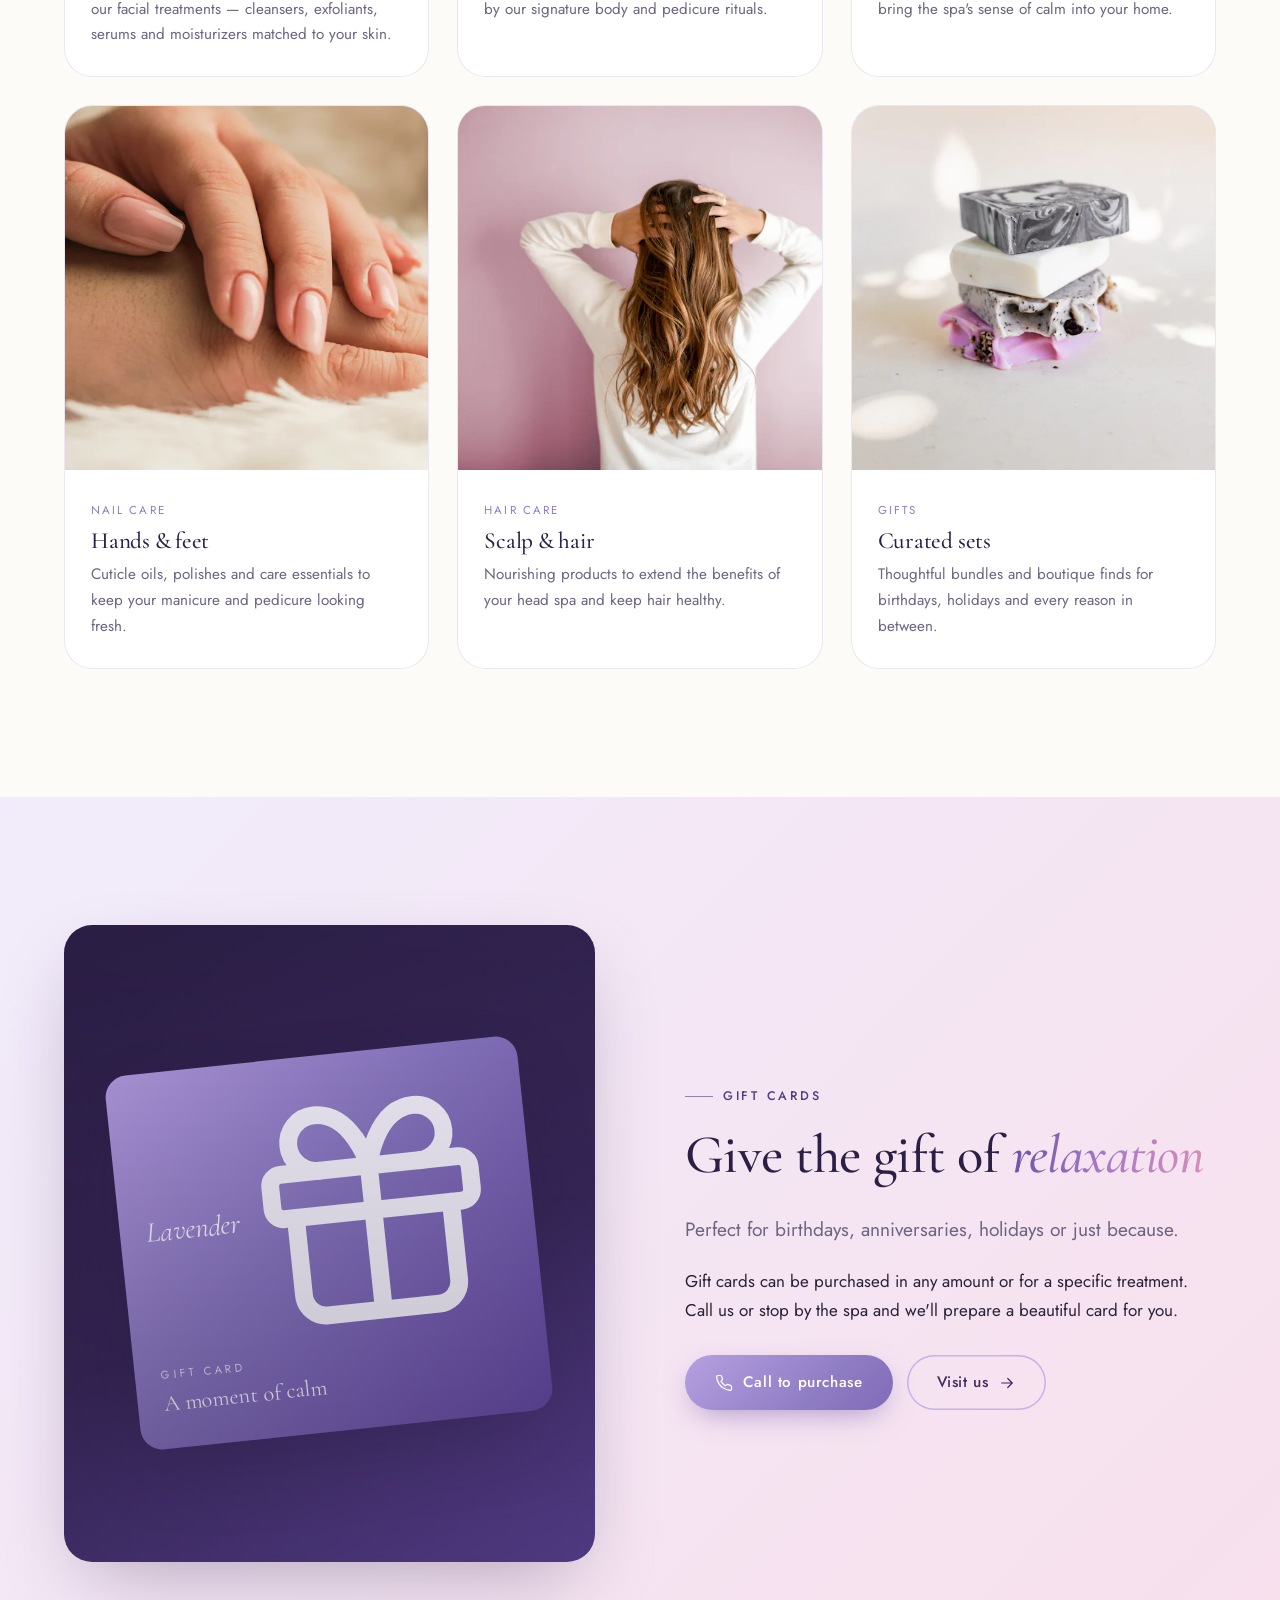
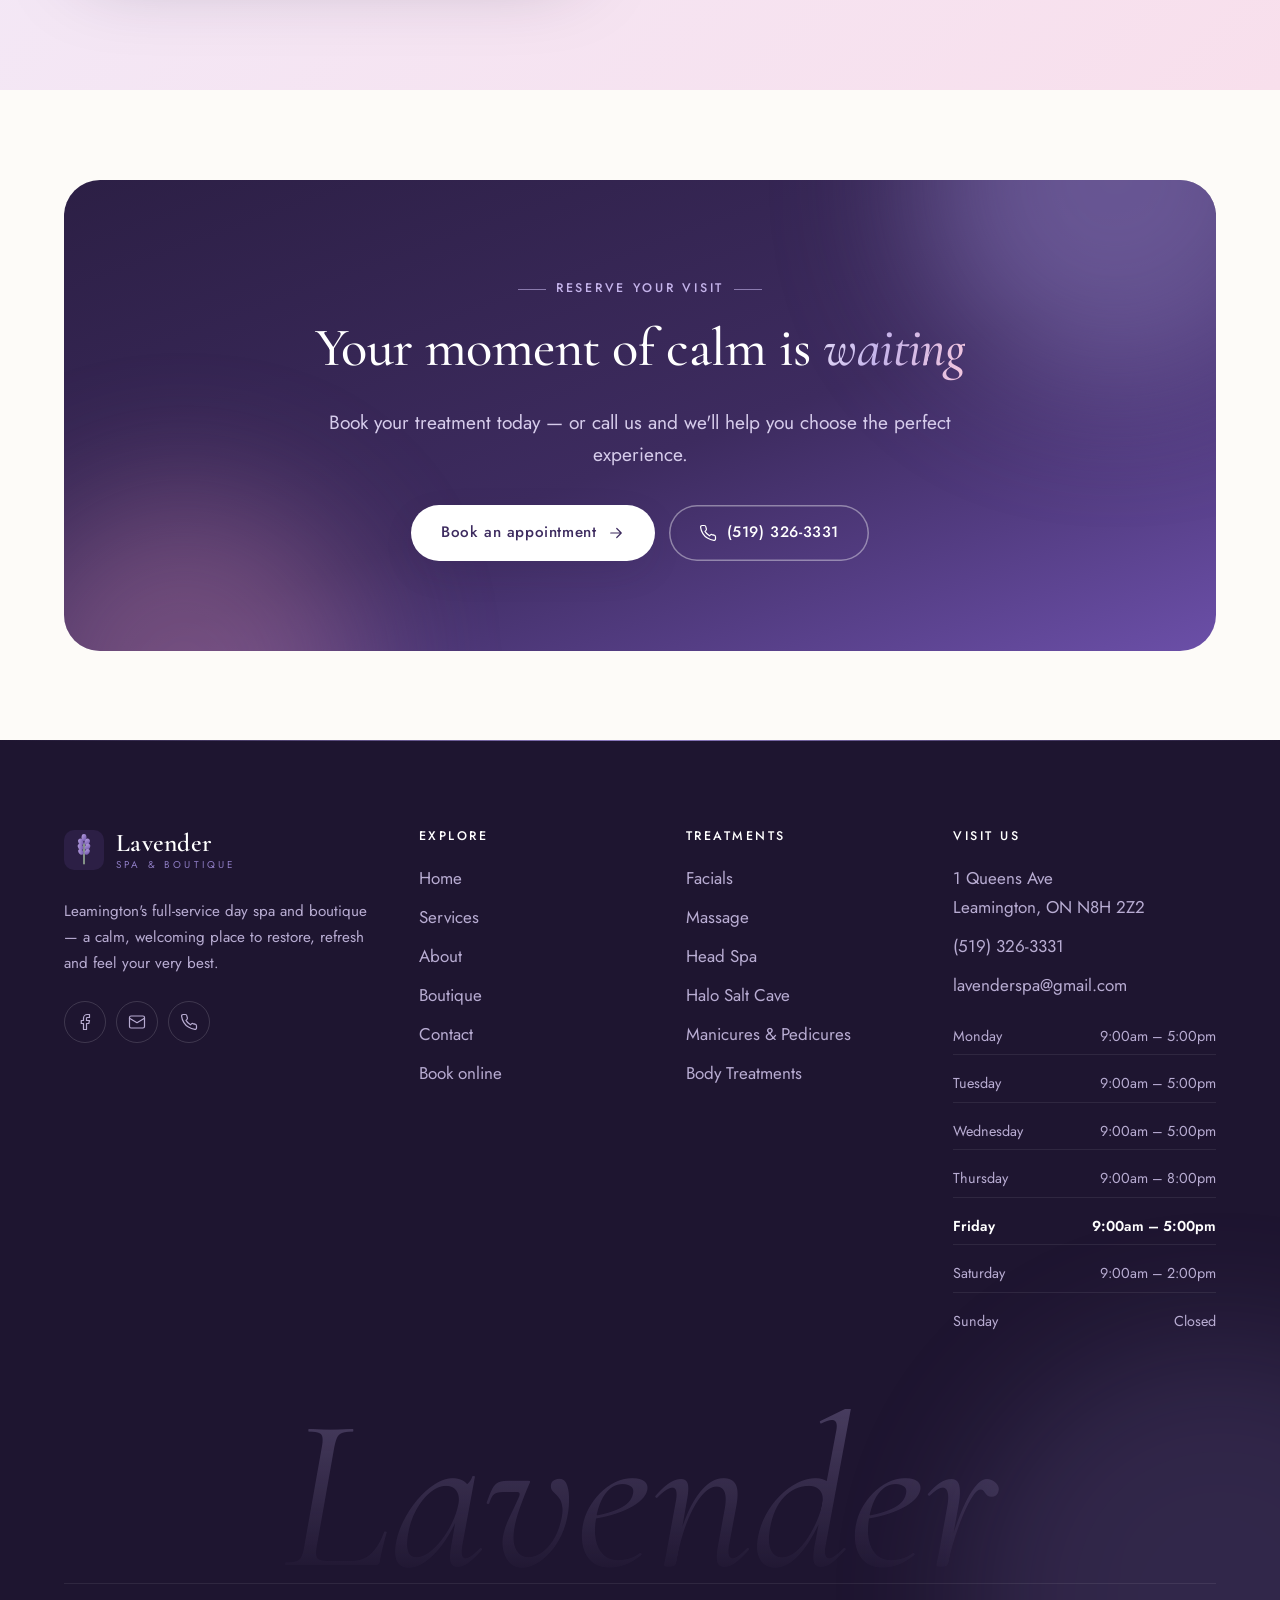
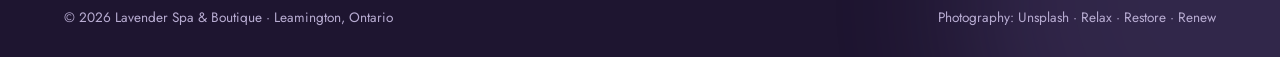
<file: products.html>
<!doctype html>
<html lang="en-CA">
<head>
  <meta charset="utf-8">
  <meta name="viewport" content="width=device-width, initial-scale=1, viewport-fit=cover">
  <title>Boutique & Skin Care Products | Lavender Spa & Boutique</title>
  <meta name="description" content="Shop high-quality face and body products, including Dermalogica professional skin care, at Lavender Spa & Boutique in Leamington. Gift cards available.">
  <meta name="theme-color" content="#2c1f45">
  <meta property="og:type" content="website">
  <meta property="og:title" content="Boutique & Skin Care Products | Lavender Spa & Boutique">
  <meta property="og:description" content="Shop high-quality face and body products, including Dermalogica professional skin care, at Lavender Spa & Boutique in Leamington. Gift cards available.">
  <meta property="og:locale" content="en_CA">
  <link rel="canonical" href="https://www.lavenderspa.ca/products.html">
  <link rel="icon" href="assets/img/favicon.svg" type="image/svg+xml">
  <link rel="preconnect" href="https://fonts.googleapis.com">
  <link rel="preconnect" href="https://fonts.gstatic.com" crossorigin>
  <link rel="stylesheet" href="https://fonts.googleapis.com/css2?family=Cormorant+Garamond:ital,wght@0,500;0,600;1,500;1,600&family=Jost:wght@300;400;500;600&display=swap">
  <link rel="stylesheet" href="assets/css/styles.css">
  <script>document.documentElement.classList.add("js")</script>
  <script src="assets/js/main.js" defer></script>
  <script type="application/ld+json">
  {
    "@context": "https://schema.org",
    "@type": "DaySpa",
    "name": "Lavender Spa & Boutique",
    "url": "https://www.lavenderspa.ca/",
    "telephone": "+1-519-326-3331",
    "email": "lavenderspa@gmail.com",
    "address": { "@type": "PostalAddress", "streetAddress": "1 Queens Ave", "addressLocality": "Leamington", "addressRegion": "ON", "postalCode": "N8H 2Z2", "addressCountry": "CA" },
    "openingHoursSpecification": [
      { "@type": "OpeningHoursSpecification", "dayOfWeek": ["Monday","Tuesday","Wednesday","Friday"], "opens": "09:00", "closes": "17:00" },
      { "@type": "OpeningHoursSpecification", "dayOfWeek": "Thursday", "opens": "09:00", "closes": "20:00" },
      { "@type": "OpeningHoursSpecification", "dayOfWeek": "Saturday", "opens": "09:00", "closes": "14:00" }
    ],
    "sameAs": ["https://www.facebook.com/LavenderSpaandBoutique/"]
  }
  </script>
</head>
<body>
  <a class="skip-link" href="#main">Skip to content</a>
  <div class="scroll-progress" aria-hidden="true"></div>
  <div class="cursor-glow" aria-hidden="true"></div>

  <div class="topbar">
    <div class="container">
      <div class="topbar__group">
        <span class="topbar__item"><span class="status-dot" aria-hidden="true"></span><span data-open-status>Mon–Sat · 9am</span></span>
        <a class="topbar__item topbar__item--hide-sm" href="https://www.google.com/maps/search/?api=1&query=Lavender+Spa+and+Boutique%2C+1+Queens+Ave%2C+Leamington%2C+ON+N8H+2Z2" target="_blank" rel="noopener"><svg viewBox="0 0 24 24" fill="none" stroke="currentColor" stroke-width="1.6" stroke-linecap="round" stroke-linejoin="round" aria-hidden="true"><path d="M21 10c0 7-9 13-9 13s-9-6-9-13a9 9 0 0 1 18 0z"/><circle cx="12" cy="10" r="3"/></svg>1 Queens Ave, Leamington</a>
      </div>
      <div class="topbar__group topbar__group--secondary">
        <a class="topbar__item" href="tel:+15193263331"><svg viewBox="0 0 24 24" fill="none" stroke="currentColor" stroke-width="1.6" stroke-linecap="round" stroke-linejoin="round" aria-hidden="true"><path d="M22 16.9v3a2 2 0 0 1-2.2 2 19.8 19.8 0 0 1-8.6-3.1 19.5 19.5 0 0 1-6-6A19.8 19.8 0 0 1 2.1 4.2 2 2 0 0 1 4.1 2h3a2 2 0 0 1 2 1.7c.1.9.4 1.8.7 2.7a2 2 0 0 1-.5 2.1L8 9.8a16 16 0 0 0 6 6l1.3-1.3a2 2 0 0 1 2.1-.4c.9.3 1.8.6 2.7.7a2 2 0 0 1 1.7 2z"/></svg>(519) 326-3331</a>
        <a class="topbar__item" href="mailto:lavenderspa@gmail.com"><svg viewBox="0 0 24 24" fill="none" stroke="currentColor" stroke-width="1.6" stroke-linecap="round" stroke-linejoin="round" aria-hidden="true"><rect x="2" y="4" width="20" height="16" rx="2"/><path d="m22 7-10 6L2 7"/></svg>lavenderspa@gmail.com</a>
      </div>
    </div>
  </div>

  <header class="header">
    <div class="container">
      <a href="index.html" class="logo" aria-label="Lavender Spa &amp; Boutique — home">
        <svg class="logo__mark" aria-hidden="true" xmlns="http://www.w3.org/2000/svg" viewBox="0 0 64 64">
  <defs>
    <linearGradient id="lg-h" x1="0" y1="0" x2="1" y2="1">
      <stop offset="0" stop-color="#b9a3e3"/>
      <stop offset="1" stop-color="#6b4fa8"/>
    </linearGradient>
  </defs>
  <rect width="64" height="64" rx="16" fill="#2c1f45"/>
  <path d="M32 54V22" stroke="#9db39a" stroke-width="2.5" stroke-linecap="round"/>
  <g fill="url(#lg-h)">
    <ellipse cx="32" cy="12" rx="4" ry="5.5"/>
    <ellipse cx="27" cy="19" rx="4" ry="5.5" transform="rotate(-25 27 19)"/>
    <ellipse cx="37" cy="19" rx="4" ry="5.5" transform="rotate(25 37 19)"/>
    <ellipse cx="26.5" cy="27" rx="4" ry="5.5" transform="rotate(-30 26.5 27)"/>
    <ellipse cx="37.5" cy="27" rx="4" ry="5.5" transform="rotate(30 37.5 27)"/>
    <ellipse cx="27" cy="35" rx="3.6" ry="5" transform="rotate(-35 27 35)"/>
    <ellipse cx="37" cy="35" rx="3.6" ry="5" transform="rotate(35 37 35)"/>
  </g>
</svg>

        <span class="logo__text"><span class="logo__name">Lavender</span><span class="logo__tag">Spa &amp; Boutique</span></span>
      </a>
      <nav class="nav" aria-label="Primary">
        <a class="nav__link" href="index.html">Home</a>
<a class="nav__link" href="services.html">Services</a>
<a class="nav__link" href="about.html">About</a>
<a class="nav__link" href="products.html" aria-current="page">Boutique</a>
<a class="nav__link" href="contact.html">Contact</a>
      </nav>
      <div class="header__actions">
        <a class="btn btn--ghost btn--sm" href="tel:+15193263331">(519) 326-3331</a>
        <a class="btn btn--sm" href="contact.html#book">Book now</a>
        <button class="menu-toggle" type="button" aria-expanded="false" aria-controls="mobile-nav" aria-label="Open menu"><span></span><span></span><span></span></button>
      </div>
    </div>
  </header>

  <nav class="mobile-nav" id="mobile-nav" aria-label="Mobile" aria-hidden="true">
    <a href="index.html">Home</a>
<a href="services.html">Services</a>
<a href="about.html">About</a>
<a href="products.html" aria-current="page">Boutique</a>
<a href="contact.html">Contact</a>
    <div class="mobile-nav__footer">
      <p>1 Queens Ave, Leamington, ON N8H 2Z2<br><a href="tel:+15193263331">(519) 326-3331</a></p>
      <a class="btn btn--light" href="contact.html#book">Book an appointment</a>
    </div>
  </nav>

  <main id="main">

  <section class="page-hero">
    <div class="blob blob--1" aria-hidden="true"></div>
    <div class="blob blob--2" aria-hidden="true"></div>
    <canvas id="petals" aria-hidden="true"></canvas>
    <div class="container">
      <span class="eyebrow" data-reveal>The boutique</span>
      <h1 data-split>Beauty to take <span class="text-gradient">home</span></h1>
      <p class="lead" data-reveal style="--delay:.4s">A wide range of high-quality face and body products, hand-picked to continue your care between visits.</p>
      <nav class="breadcrumb" aria-label="Breadcrumb" data-reveal style="--delay:.5s"><a href="index.html">Home</a><span aria-hidden="true">/</span><span aria-current="page">Boutique</span></nav>
    </div>
    <svg class="wave" viewBox="0 0 1440 70" preserveAspectRatio="none" aria-hidden="true"><path d="M0 40 C 240 80 480 0 720 26 C 960 52 1200 70 1440 30 V70 H0Z"/></svg>
  </section>
    <section class="section">
      <div class="container">
        <div class="section-head section-head--center" data-reveal>
          <span class="eyebrow">Shop in store</span>
          <h2>Curated for <span class="text-gradient">you</span></h2>
          <p class="lead">Visit us at 1 Queens Ave to browse the boutique — our team will gladly recommend products for your skin and hair.</p>
        </div>
        <div class="grid grid--3 swipe" data-stagger>
          
        <article class="product" data-reveal>
          <div class="product__art art--a"><img class="photo" src="assets/img/product-cream-600.webp" srcset="assets/img/product-cream-600.webp 600w, assets/img/product-cream-960.webp 960w" sizes="(max-width: 680px) 92vw, (max-width: 900px) 46vw, 380px" width="960" height="960" alt="Hand holding a jar of face cream" loading="lazy" decoding="async"></div>
          <div class="product__body"><span class="product__brand">Dermalogica</span><h3>Professional skin care</h3><p>The same professional-grade skin care used in our facial treatments — cleansers, exfoliants, serums and moisturizers matched to your skin.</p></div>
        </article>

        <article class="product" data-reveal>
          <div class="product__art art--e"><img class="photo" src="assets/img/product-minerals-600.webp" srcset="assets/img/product-minerals-600.webp 600w, assets/img/product-minerals-960.webp 960w" sizes="(max-width: 680px) 92vw, (max-width: 900px) 46vw, 380px" width="960" height="960" alt="Natural skin care bottles among smooth stones" loading="lazy" decoding="async"></div>
          <div class="product__body"><span class="product__brand">306 Deep</span><h3>Dead Sea mineral care</h3><p>Mineral-rich salts, scrubs and masques inspired by our signature body and pedicure rituals.</p></div>
        </article>

        <article class="product" data-reveal>
          <div class="product__art art--b"><img class="photo" src="assets/img/product-aroma-600.webp" srcset="assets/img/product-aroma-600.webp 600w, assets/img/product-aroma-960.webp 960w" sizes="(max-width: 680px) 92vw, (max-width: 900px) 46vw, 380px" width="960" height="960" alt="Reed diffuser, candles and a rolled towel" loading="lazy" decoding="async"></div>
          <div class="product__body"><span class="product__brand">Lavender</span><h3>Body & aromatherapy</h3><p>Calming body care and aromatic favourites to bring the spa's sense of calm into your home.</p></div>
        </article>

        <article class="product" data-reveal>
          <div class="product__art art--f"><img class="photo" src="assets/img/product-nails-600.webp" srcset="assets/img/product-nails-600.webp 600w, assets/img/product-nails-960.webp 960w" sizes="(max-width: 680px) 92vw, (max-width: 900px) 46vw, 380px" width="960" height="960" alt="Hands with a natural, glossy manicure" loading="lazy" decoding="async"></div>
          <div class="product__body"><span class="product__brand">Nail care</span><h3>Hands & feet</h3><p>Cuticle oils, polishes and care essentials to keep your manicure and pedicure looking fresh.</p></div>
        </article>

        <article class="product" data-reveal>
          <div class="product__art art--c"><img class="photo" src="assets/img/product-hair-600.webp" srcset="assets/img/product-hair-600.webp 600w, assets/img/product-hair-960.webp 960w" sizes="(max-width: 680px) 92vw, (max-width: 900px) 46vw, 380px" width="960" height="960" alt="Long, healthy wavy hair against a pink wall" loading="lazy" decoding="async"></div>
          <div class="product__body"><span class="product__brand">Hair care</span><h3>Scalp & hair</h3><p>Nourishing products to extend the benefits of your head spa and keep hair healthy.</p></div>
        </article>

        <article class="product" data-reveal>
          <div class="product__art art--d"><img class="photo" src="assets/img/product-gifts-600.webp" srcset="assets/img/product-gifts-600.webp 600w, assets/img/product-gifts-960.webp 960w" sizes="(max-width: 680px) 92vw, (max-width: 900px) 46vw, 380px" width="960" height="960" alt="Stack of handmade soaps" loading="lazy" decoding="async"></div>
          <div class="product__body"><span class="product__brand">Gifts</span><h3>Curated sets</h3><p>Thoughtful bundles and boutique finds for birthdays, holidays and every reason in between.</p></div>
        </article>
        </div>
      </div>
    </section>

    <section class="section section--soft" id="gift">
      <div class="container split">
        <div class="frame-wrap" data-reveal="left">
          <div class="frame" style="background:var(--grad-dusk); display:grid; place-items:center">
            <div style="width:78%; aspect-ratio:1.6; border-radius:22px; background:var(--grad-brand); box-shadow:var(--shadow-lg); padding:26px; display:flex; flex-direction:column; justify-content:space-between; color:#fff; transform:rotate(-6deg)">
              <div style="display:flex; justify-content:space-between; align-items:center"><span style="font-family:var(--font-serif); font-size:1.8rem; font-style:italic">Lavender</span><svg viewBox="0 0 24 24" fill="none" stroke="currentColor" stroke-width="1.6" stroke-linecap="round" stroke-linejoin="round" aria-hidden="true"><rect x="3" y="8" width="18" height="4" rx="1"/><path d="M12 8v13M19 12v7a2 2 0 0 1-2 2H7a2 2 0 0 1-2-2v-7"/><path d="M7.5 8a2.5 2.5 0 0 1 0-5C11 3 12 8 12 8s1-5 4.5-5a2.5 2.5 0 0 1 0 5"/></svg></div>
              <div><div style="font-size:.7rem; letter-spacing:.3em; text-transform:uppercase; opacity:.8">Gift card</div><div style="font-family:var(--font-serif); font-size:1.4rem">A moment of calm</div></div>
            </div>
          </div>
        </div>
        <div data-reveal="right">
          <span class="eyebrow">Gift cards</span>
          <h2>Give the gift of <span class="text-gradient">relaxation</span></h2>
          <p class="lead">Perfect for birthdays, anniversaries, holidays or just because.</p>
          <p>Gift cards can be purchased in any amount or for a specific treatment. Call us or stop by the spa and we'll prepare a beautiful card for you.</p>
          <div style="display:flex; flex-wrap:wrap; gap:14px; margin-top:30px">
            <a class="btn" href="tel:+15193263331"><svg viewBox="0 0 24 24" fill="none" stroke="currentColor" stroke-width="1.6" stroke-linecap="round" stroke-linejoin="round" aria-hidden="true"><path d="M22 16.9v3a2 2 0 0 1-2.2 2 19.8 19.8 0 0 1-8.6-3.1 19.5 19.5 0 0 1-6-6A19.8 19.8 0 0 1 2.1 4.2 2 2 0 0 1 4.1 2h3a2 2 0 0 1 2 1.7c.1.9.4 1.8.7 2.7a2 2 0 0 1-.5 2.1L8 9.8a16 16 0 0 0 6 6l1.3-1.3a2 2 0 0 1 2.1-.4c.9.3 1.8.6 2.7.7a2 2 0 0 1 1.7 2z"/></svg> Call to purchase</a>
            <a class="btn btn--ghost" href="contact.html">Visit us <svg viewBox="0 0 24 24" fill="none" stroke="currentColor" stroke-width="1.6" stroke-linecap="round" stroke-linejoin="round" aria-hidden="true"><path d="M5 12h14M13 6l6 6-6 6"/></svg></a>
          </div>
        </div>
      </div>
    </section>

  <section class="section section--cta">
    <div class="container">
      <div class="cta" data-reveal="zoom">
        <div class="blob blob--1" aria-hidden="true"></div>
        <div class="blob blob--2" aria-hidden="true"></div>
        <span class="eyebrow">Reserve your visit</span>
        <h2>Your moment of calm is <span class="text-gradient">waiting</span></h2>
        <p class="lead">Book your treatment today — or call us and we'll help you choose the perfect experience.</p>
        <div class="cta__actions">
          <a class="btn btn--light" href="contact.html#book">Book an appointment <svg viewBox="0 0 24 24" fill="none" stroke="currentColor" stroke-width="1.6" stroke-linecap="round" stroke-linejoin="round" aria-hidden="true"><path d="M5 12h14M13 6l6 6-6 6"/></svg></a>
          <a class="btn btn--ghost" href="tel:+15193263331"><svg viewBox="0 0 24 24" fill="none" stroke="currentColor" stroke-width="1.6" stroke-linecap="round" stroke-linejoin="round" aria-hidden="true"><path d="M22 16.9v3a2 2 0 0 1-2.2 2 19.8 19.8 0 0 1-8.6-3.1 19.5 19.5 0 0 1-6-6A19.8 19.8 0 0 1 2.1 4.2 2 2 0 0 1 4.1 2h3a2 2 0 0 1 2 1.7c.1.9.4 1.8.7 2.7a2 2 0 0 1-.5 2.1L8 9.8a16 16 0 0 0 6 6l1.3-1.3a2 2 0 0 1 2.1-.4c.9.3 1.8.6 2.7.7a2 2 0 0 1 1.7 2z"/></svg> (519) 326-3331</a>
        </div>
      </div>
    </div>
  </section>
  </main>
  <footer class="footer">
    <div class="blob blob--1" style="opacity:.18; top:auto; bottom:-200px; right:-200px" aria-hidden="true"></div>
    <div class="container">
      <div class="footer__grid">
        <div>
          <a href="index.html" class="logo" aria-label="Lavender Spa &amp; Boutique — home">
        <svg class="logo__mark" aria-hidden="true" xmlns="http://www.w3.org/2000/svg" viewBox="0 0 64 64">
  <defs>
    <linearGradient id="lg-f" x1="0" y1="0" x2="1" y2="1">
      <stop offset="0" stop-color="#b9a3e3"/>
      <stop offset="1" stop-color="#6b4fa8"/>
    </linearGradient>
  </defs>
  <rect width="64" height="64" rx="16" fill="#2c1f45"/>
  <path d="M32 54V22" stroke="#9db39a" stroke-width="2.5" stroke-linecap="round"/>
  <g fill="url(#lg-f)">
    <ellipse cx="32" cy="12" rx="4" ry="5.5"/>
    <ellipse cx="27" cy="19" rx="4" ry="5.5" transform="rotate(-25 27 19)"/>
    <ellipse cx="37" cy="19" rx="4" ry="5.5" transform="rotate(25 37 19)"/>
    <ellipse cx="26.5" cy="27" rx="4" ry="5.5" transform="rotate(-30 26.5 27)"/>
    <ellipse cx="37.5" cy="27" rx="4" ry="5.5" transform="rotate(30 37.5 27)"/>
    <ellipse cx="27" cy="35" rx="3.6" ry="5" transform="rotate(-35 27 35)"/>
    <ellipse cx="37" cy="35" rx="3.6" ry="5" transform="rotate(35 37 35)"/>
  </g>
</svg>

        <span class="logo__text"><span class="logo__name">Lavender</span><span class="logo__tag">Spa &amp; Boutique</span></span>
      </a>
          <p class="footer__about">Leamington's full-service day spa and boutique — a calm, welcoming place to restore, refresh and feel your very best.</p>
          <div class="socials">
            <a href="https://www.facebook.com/LavenderSpaandBoutique/" target="_blank" rel="noopener" aria-label="Lavender Spa on Facebook"><svg viewBox="0 0 24 24" fill="none" stroke="currentColor" stroke-width="1.6" stroke-linecap="round" stroke-linejoin="round" aria-hidden="true"><path d="M18 2h-3a5 5 0 0 0-5 5v3H7v4h3v8h4v-8h3l1-4h-4V7a1 1 0 0 1 1-1h3z"/></svg></a>
            <a href="mailto:lavenderspa@gmail.com" aria-label="Email Lavender Spa"><svg viewBox="0 0 24 24" fill="none" stroke="currentColor" stroke-width="1.6" stroke-linecap="round" stroke-linejoin="round" aria-hidden="true"><rect x="2" y="4" width="20" height="16" rx="2"/><path d="m22 7-10 6L2 7"/></svg></a>
            <a href="tel:+15193263331" aria-label="Call Lavender Spa"><svg viewBox="0 0 24 24" fill="none" stroke="currentColor" stroke-width="1.6" stroke-linecap="round" stroke-linejoin="round" aria-hidden="true"><path d="M22 16.9v3a2 2 0 0 1-2.2 2 19.8 19.8 0 0 1-8.6-3.1 19.5 19.5 0 0 1-6-6A19.8 19.8 0 0 1 2.1 4.2 2 2 0 0 1 4.1 2h3a2 2 0 0 1 2 1.7c.1.9.4 1.8.7 2.7a2 2 0 0 1-.5 2.1L8 9.8a16 16 0 0 0 6 6l1.3-1.3a2 2 0 0 1 2.1-.4c.9.3 1.8.6 2.7.7a2 2 0 0 1 1.7 2z"/></svg></a>
          </div>
        </div>
        <div>
          <h4>Explore</h4>
          <ul>
            <li><a href="index.html">Home</a></li><li><a href="services.html">Services</a></li><li><a href="about.html">About</a></li><li><a href="products.html">Boutique</a></li><li><a href="contact.html">Contact</a></li>
            <li><a href="contact.html#book">Book online</a></li>
          </ul>
        </div>
        <div>
          <h4>Treatments</h4>
          <ul>
            <li><a href="services.html#facials">Facials</a></li>
            <li><a href="services.html#massage">Massage</a></li>
            <li><a href="services.html#headspa">Head Spa</a></li>
            <li><a href="services.html#salt">Halo Salt Cave</a></li>
            <li><a href="services.html#nails">Manicures &amp; Pedicures</a></li>
            <li><a href="services.html#body">Body Treatments</a></li>
          </ul>
        </div>
        <div>
          <h4>Visit us</h4>
          <ul>
            <li><a href="https://www.google.com/maps/search/?api=1&query=Lavender+Spa+and+Boutique%2C+1+Queens+Ave%2C+Leamington%2C+ON+N8H+2Z2" target="_blank" rel="noopener">1 Queens Ave<br>Leamington, ON N8H 2Z2</a></li>
            <li><a href="tel:+15193263331">(519) 326-3331</a></li>
            <li><a href="mailto:lavenderspa@gmail.com">lavenderspa@gmail.com</a></li>
          </ul>
          <ul class="hours" style="margin-top:18px">
            <li data-day="1"><span>Monday</span><span>9:00am – 5:00pm</span></li>
<li data-day="2"><span>Tuesday</span><span>9:00am – 5:00pm</span></li>
<li data-day="3"><span>Wednesday</span><span>9:00am – 5:00pm</span></li>
<li data-day="4"><span>Thursday</span><span>9:00am – 8:00pm</span></li>
<li data-day="5"><span>Friday</span><span>9:00am – 5:00pm</span></li>
<li data-day="6"><span>Saturday</span><span>9:00am – 2:00pm</span></li>
<li data-day="0"><span>Sunday</span><span>Closed</span></li>
          </ul>
        </div>
      </div>
      <div class="footer__word" aria-hidden="true">Lavender</div>
      <div class="footer__bottom">
        <span>© <span data-year>2026</span> Lavender Spa &amp; Boutique · Leamington, Ontario</span>
        <span>Photography: <a href="https://unsplash.com/?utm_source=lavender_spa&amp;utm_medium=referral" target="_blank" rel="noopener">Unsplash</a> · Relax · Restore · Renew</span>
      </div>
    </div>
  </footer>

  <div class="mobile-book"><a class="btn" href="contact.html#book"><svg viewBox="0 0 24 24" fill="none" stroke="currentColor" stroke-width="1.6" stroke-linecap="round" stroke-linejoin="round" aria-hidden="true"><rect x="3" y="4" width="18" height="18" rx="2"/><path d="M16 2v4M8 2v4M3 10h18"/></svg>Book an appointment</a></div>
  <button class="to-top" type="button" aria-label="Back to top">
    <svg class="to-top__ring" viewBox="0 0 52 52" aria-hidden="true">
      <defs><linearGradient id="to-top-grad" x1="0" y1="0" x2="1" y2="1"><stop offset="0" stop-color="#e0d6f5"/><stop offset=".5" stop-color="#b9a3e3"/><stop offset="1" stop-color="#f2c6de"/></linearGradient></defs>
      <circle class="to-top__track" cx="26" cy="26" r="23"/>
      <circle class="to-top__bar" cx="26" cy="26" r="23" pathLength="100"/>
    </svg>
    <svg class="to-top__icon" viewBox="0 0 24 24" fill="none" stroke="currentColor" stroke-width="1.6" stroke-linecap="round" stroke-linejoin="round" aria-hidden="true"><path d="M12 19V5M6 11l6-6 6 6"/></svg>
  </button>
</body>
</html>
</file>
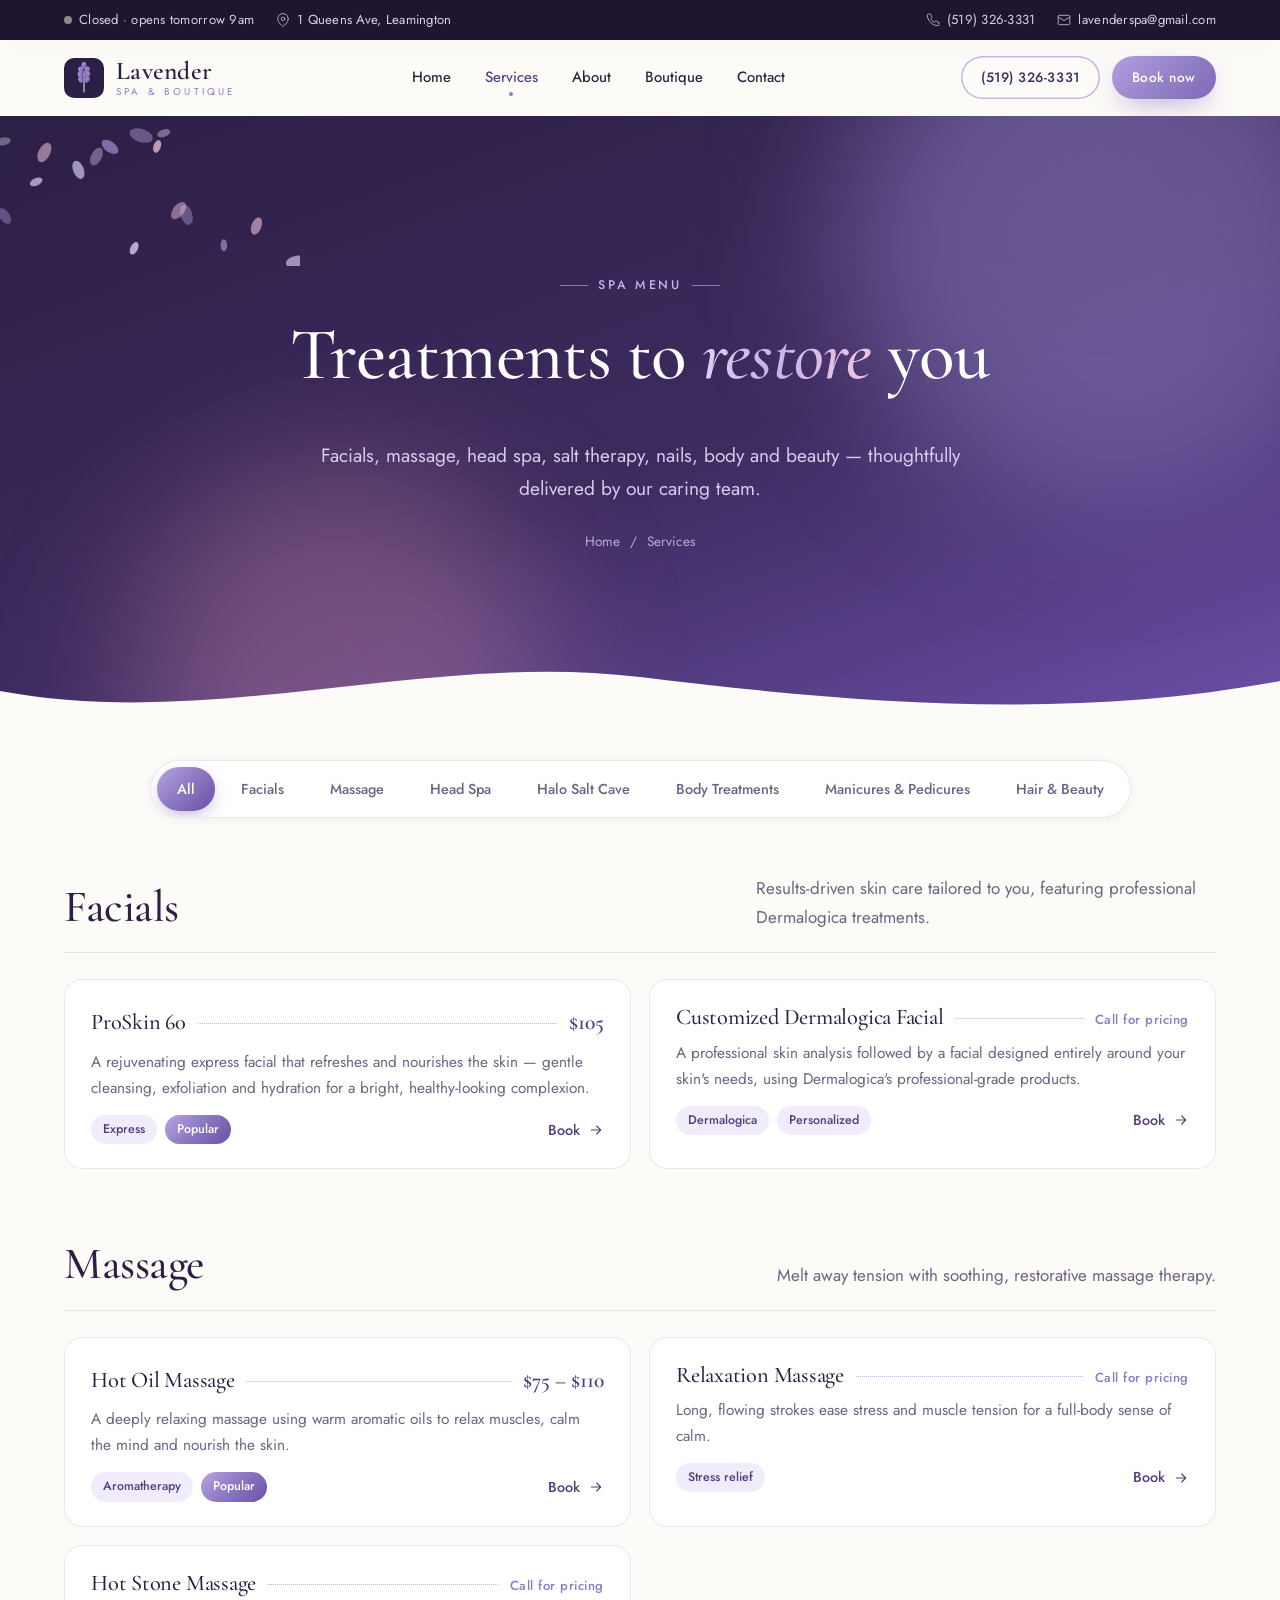
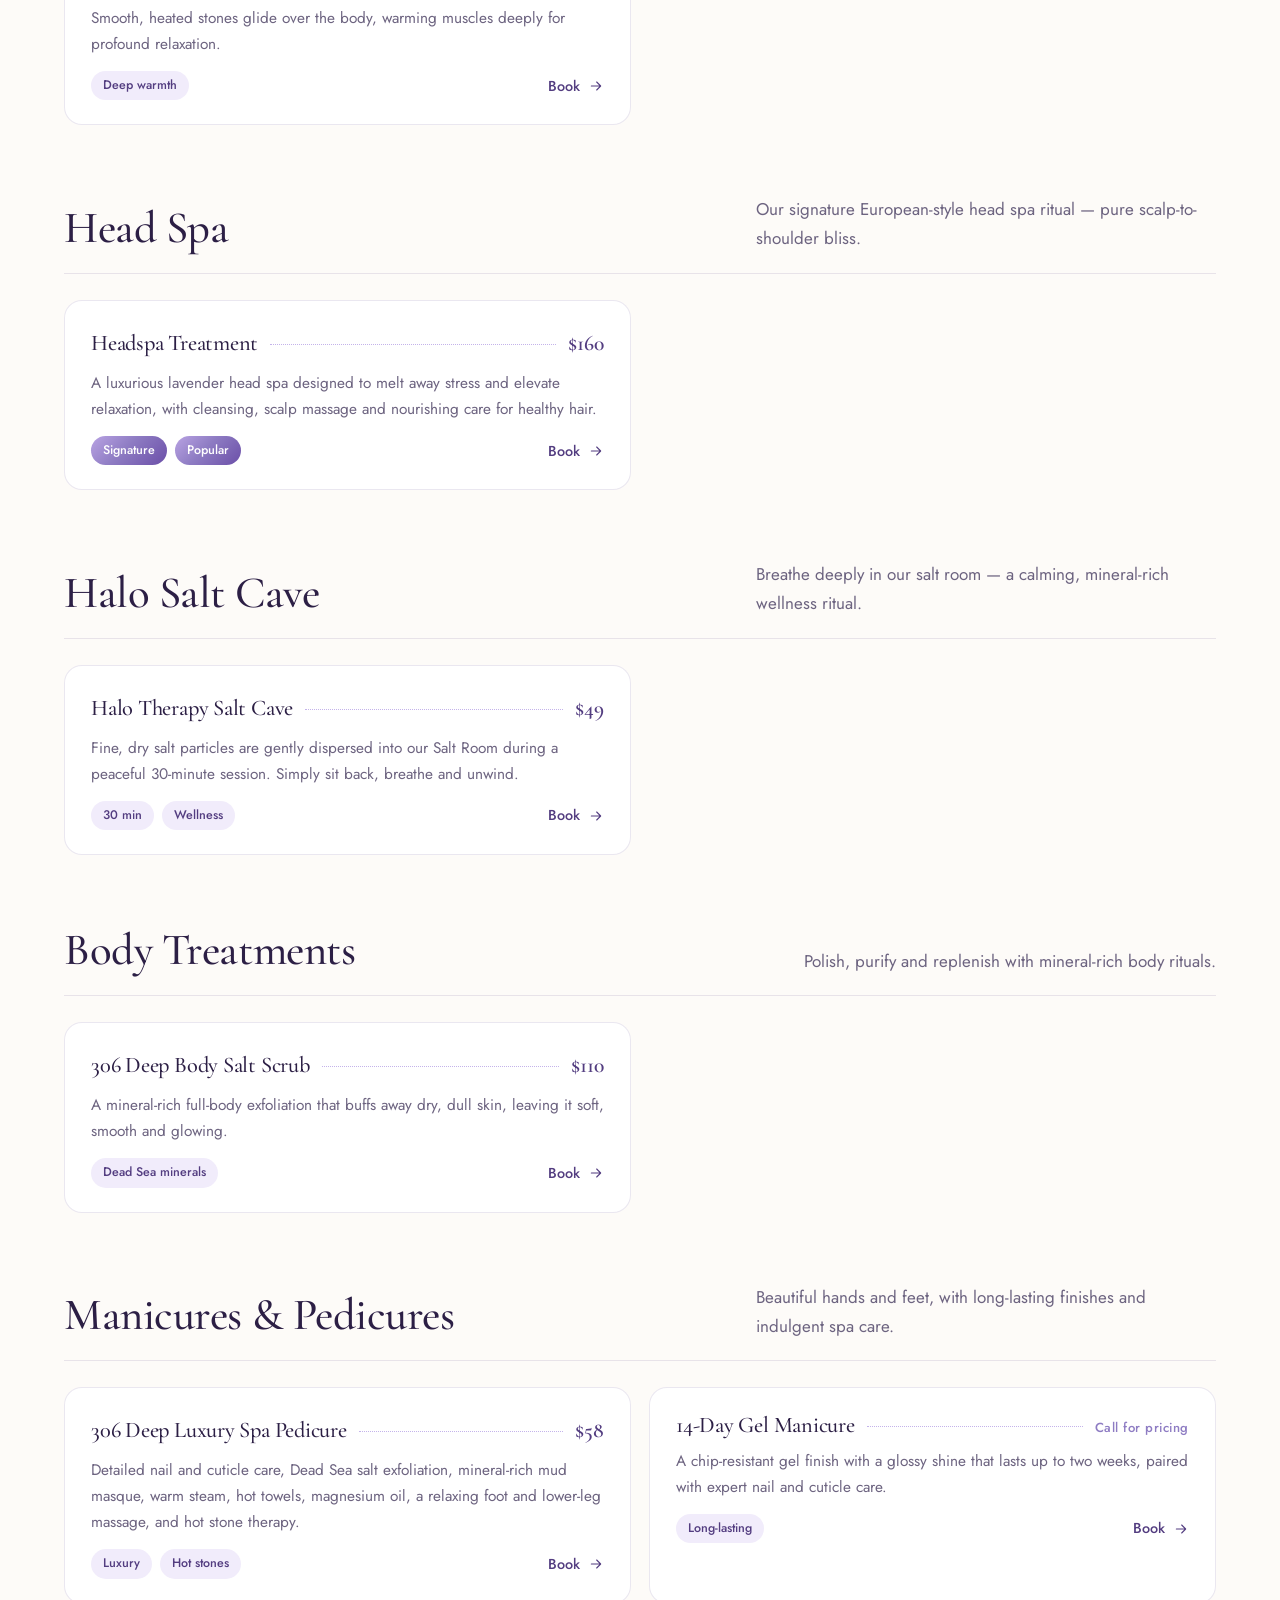
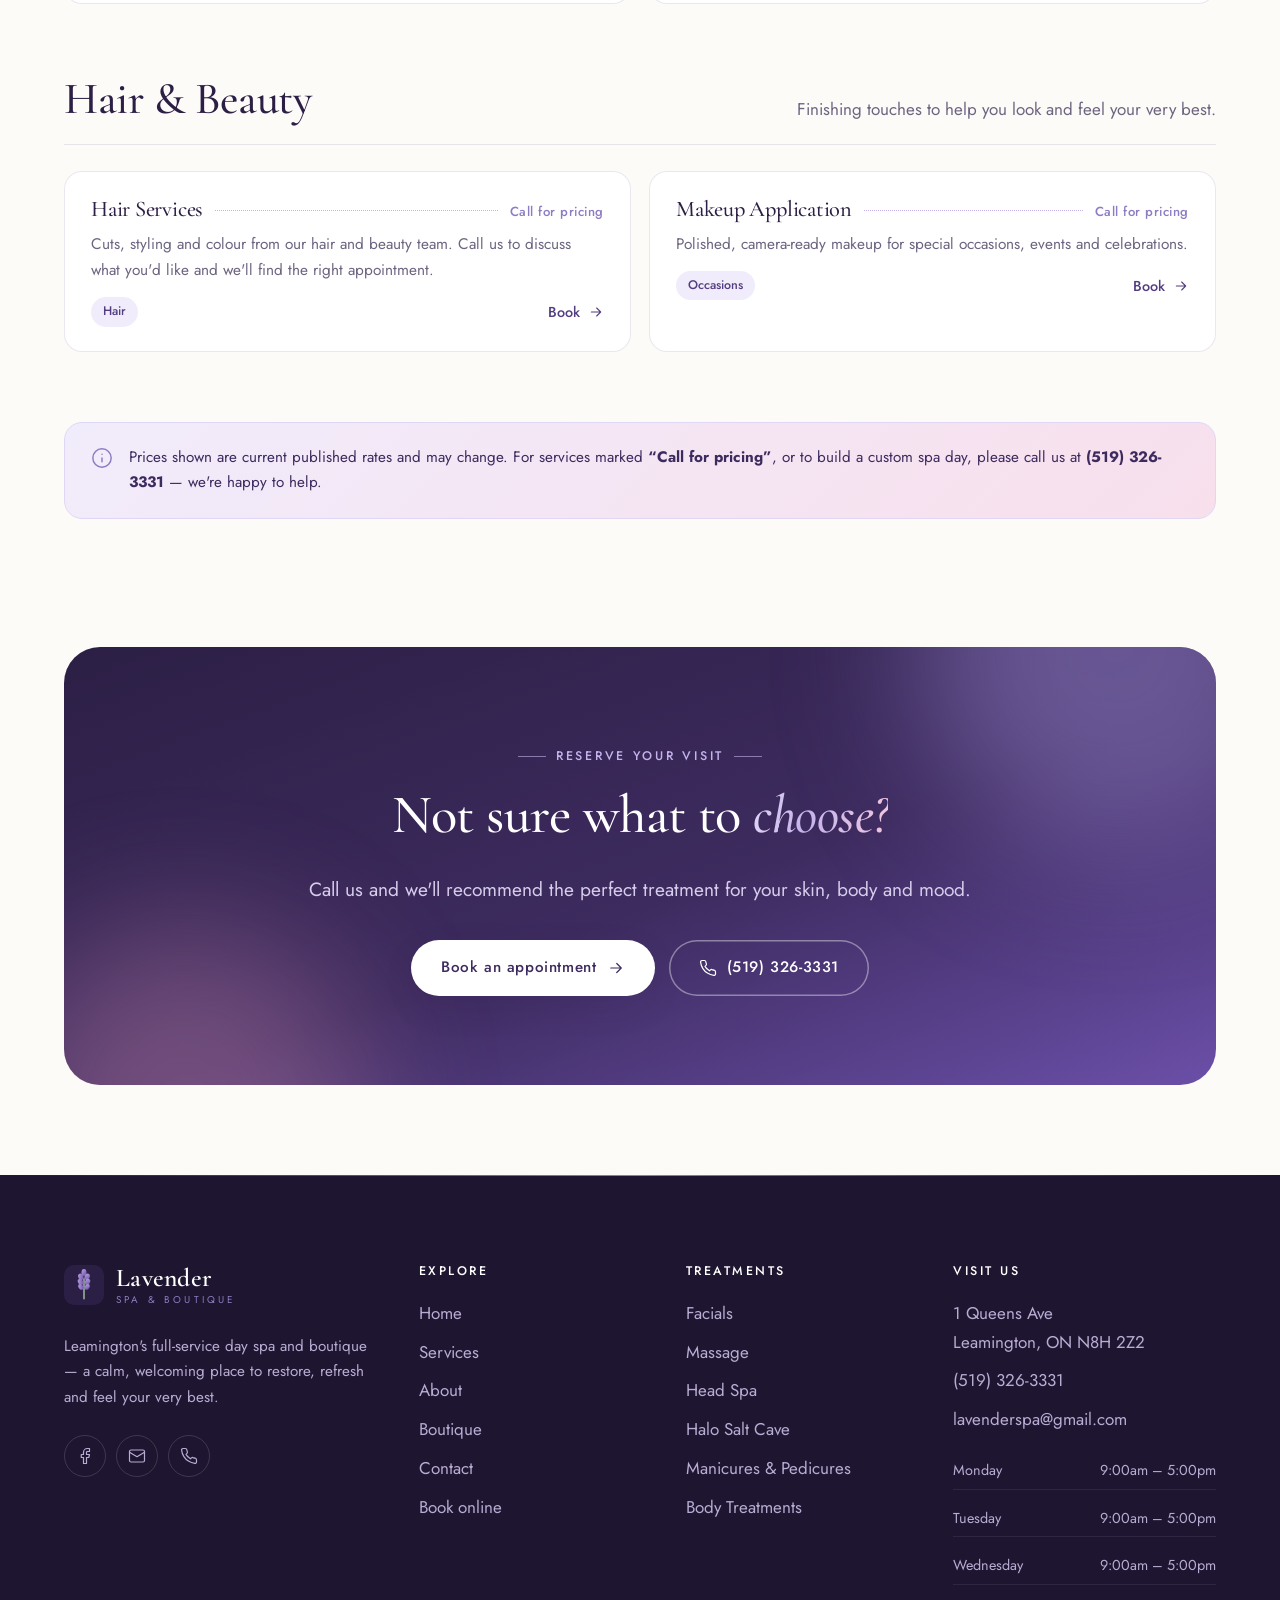
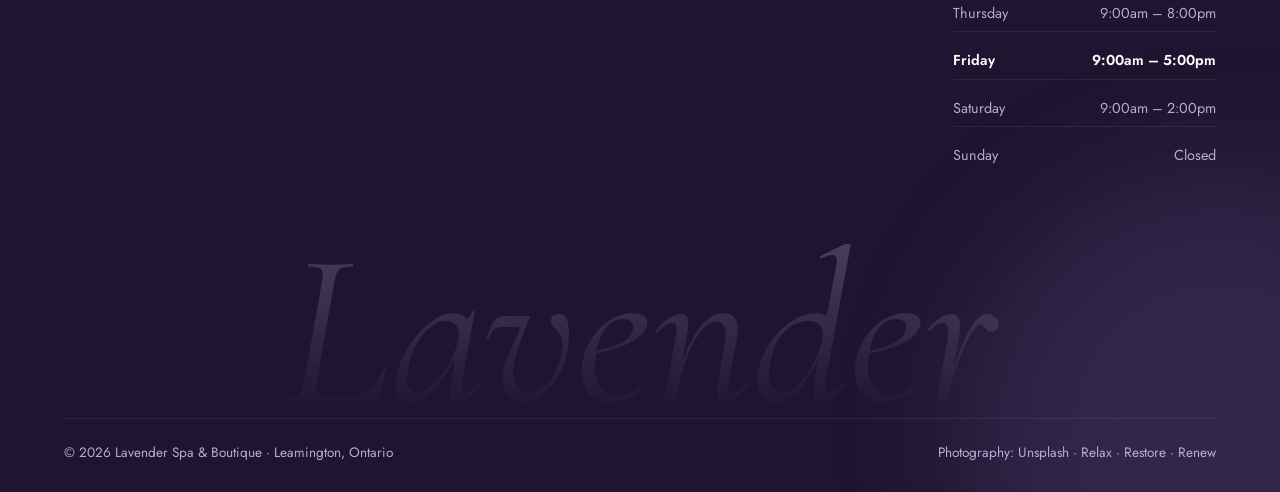
<file: services.html>
<!doctype html>
<html lang="en-CA">
<head>
  <meta charset="utf-8">
  <meta name="viewport" content="width=device-width, initial-scale=1, viewport-fit=cover">
  <title>Spa Services & Prices | Lavender Spa & Boutique, Leamington</title>
  <meta name="description" content="Explore facials, massage, head spa, Halo salt cave, body scrubs, manicures, pedicures, hair and makeup at Lavender Spa & Boutique in Leamington, ON.">
  <meta name="theme-color" content="#2c1f45">
  <meta property="og:type" content="website">
  <meta property="og:title" content="Spa Services & Prices | Lavender Spa & Boutique, Leamington">
  <meta property="og:description" content="Explore facials, massage, head spa, Halo salt cave, body scrubs, manicures, pedicures, hair and makeup at Lavender Spa & Boutique in Leamington, ON.">
  <meta property="og:locale" content="en_CA">
  <link rel="canonical" href="https://www.lavenderspa.ca/services.html">
  <link rel="icon" href="assets/img/favicon.svg" type="image/svg+xml">
  <link rel="preconnect" href="https://fonts.googleapis.com">
  <link rel="preconnect" href="https://fonts.gstatic.com" crossorigin>
  <link rel="stylesheet" href="https://fonts.googleapis.com/css2?family=Cormorant+Garamond:ital,wght@0,500;0,600;1,500;1,600&family=Jost:wght@300;400;500;600&display=swap">
  <link rel="stylesheet" href="assets/css/styles.css">
  <script>document.documentElement.classList.add("js")</script>
  <script src="assets/js/main.js" defer></script>
  <script type="application/ld+json">
  {
    "@context": "https://schema.org",
    "@type": "DaySpa",
    "name": "Lavender Spa & Boutique",
    "url": "https://www.lavenderspa.ca/",
    "telephone": "+1-519-326-3331",
    "email": "lavenderspa@gmail.com",
    "address": { "@type": "PostalAddress", "streetAddress": "1 Queens Ave", "addressLocality": "Leamington", "addressRegion": "ON", "postalCode": "N8H 2Z2", "addressCountry": "CA" },
    "openingHoursSpecification": [
      { "@type": "OpeningHoursSpecification", "dayOfWeek": ["Monday","Tuesday","Wednesday","Friday"], "opens": "09:00", "closes": "17:00" },
      { "@type": "OpeningHoursSpecification", "dayOfWeek": "Thursday", "opens": "09:00", "closes": "20:00" },
      { "@type": "OpeningHoursSpecification", "dayOfWeek": "Saturday", "opens": "09:00", "closes": "14:00" }
    ],
    "sameAs": ["https://www.facebook.com/LavenderSpaandBoutique/"]
  }
  </script>
</head>
<body>
  <a class="skip-link" href="#main">Skip to content</a>
  <div class="scroll-progress" aria-hidden="true"></div>
  <div class="cursor-glow" aria-hidden="true"></div>

  <div class="topbar">
    <div class="container">
      <div class="topbar__group">
        <span class="topbar__item"><span class="status-dot" aria-hidden="true"></span><span data-open-status>Mon–Sat · 9am</span></span>
        <a class="topbar__item topbar__item--hide-sm" href="https://www.google.com/maps/search/?api=1&query=Lavender+Spa+and+Boutique%2C+1+Queens+Ave%2C+Leamington%2C+ON+N8H+2Z2" target="_blank" rel="noopener"><svg viewBox="0 0 24 24" fill="none" stroke="currentColor" stroke-width="1.6" stroke-linecap="round" stroke-linejoin="round" aria-hidden="true"><path d="M21 10c0 7-9 13-9 13s-9-6-9-13a9 9 0 0 1 18 0z"/><circle cx="12" cy="10" r="3"/></svg>1 Queens Ave, Leamington</a>
      </div>
      <div class="topbar__group topbar__group--secondary">
        <a class="topbar__item" href="tel:+15193263331"><svg viewBox="0 0 24 24" fill="none" stroke="currentColor" stroke-width="1.6" stroke-linecap="round" stroke-linejoin="round" aria-hidden="true"><path d="M22 16.9v3a2 2 0 0 1-2.2 2 19.8 19.8 0 0 1-8.6-3.1 19.5 19.5 0 0 1-6-6A19.8 19.8 0 0 1 2.1 4.2 2 2 0 0 1 4.1 2h3a2 2 0 0 1 2 1.7c.1.9.4 1.8.7 2.7a2 2 0 0 1-.5 2.1L8 9.8a16 16 0 0 0 6 6l1.3-1.3a2 2 0 0 1 2.1-.4c.9.3 1.8.6 2.7.7a2 2 0 0 1 1.7 2z"/></svg>(519) 326-3331</a>
        <a class="topbar__item" href="mailto:lavenderspa@gmail.com"><svg viewBox="0 0 24 24" fill="none" stroke="currentColor" stroke-width="1.6" stroke-linecap="round" stroke-linejoin="round" aria-hidden="true"><rect x="2" y="4" width="20" height="16" rx="2"/><path d="m22 7-10 6L2 7"/></svg>lavenderspa@gmail.com</a>
      </div>
    </div>
  </div>

  <header class="header">
    <div class="container">
      <a href="index.html" class="logo" aria-label="Lavender Spa &amp; Boutique — home">
        <svg class="logo__mark" aria-hidden="true" xmlns="http://www.w3.org/2000/svg" viewBox="0 0 64 64">
  <defs>
    <linearGradient id="lg-h" x1="0" y1="0" x2="1" y2="1">
      <stop offset="0" stop-color="#b9a3e3"/>
      <stop offset="1" stop-color="#6b4fa8"/>
    </linearGradient>
  </defs>
  <rect width="64" height="64" rx="16" fill="#2c1f45"/>
  <path d="M32 54V22" stroke="#9db39a" stroke-width="2.5" stroke-linecap="round"/>
  <g fill="url(#lg-h)">
    <ellipse cx="32" cy="12" rx="4" ry="5.5"/>
    <ellipse cx="27" cy="19" rx="4" ry="5.5" transform="rotate(-25 27 19)"/>
    <ellipse cx="37" cy="19" rx="4" ry="5.5" transform="rotate(25 37 19)"/>
    <ellipse cx="26.5" cy="27" rx="4" ry="5.5" transform="rotate(-30 26.5 27)"/>
    <ellipse cx="37.5" cy="27" rx="4" ry="5.5" transform="rotate(30 37.5 27)"/>
    <ellipse cx="27" cy="35" rx="3.6" ry="5" transform="rotate(-35 27 35)"/>
    <ellipse cx="37" cy="35" rx="3.6" ry="5" transform="rotate(35 37 35)"/>
  </g>
</svg>

        <span class="logo__text"><span class="logo__name">Lavender</span><span class="logo__tag">Spa &amp; Boutique</span></span>
      </a>
      <nav class="nav" aria-label="Primary">
        <a class="nav__link" href="index.html">Home</a>
<a class="nav__link" href="services.html" aria-current="page">Services</a>
<a class="nav__link" href="about.html">About</a>
<a class="nav__link" href="products.html">Boutique</a>
<a class="nav__link" href="contact.html">Contact</a>
      </nav>
      <div class="header__actions">
        <a class="btn btn--ghost btn--sm" href="tel:+15193263331">(519) 326-3331</a>
        <a class="btn btn--sm" href="contact.html#book">Book now</a>
        <button class="menu-toggle" type="button" aria-expanded="false" aria-controls="mobile-nav" aria-label="Open menu"><span></span><span></span><span></span></button>
      </div>
    </div>
  </header>

  <nav class="mobile-nav" id="mobile-nav" aria-label="Mobile" aria-hidden="true">
    <a href="index.html">Home</a>
<a href="services.html" aria-current="page">Services</a>
<a href="about.html">About</a>
<a href="products.html">Boutique</a>
<a href="contact.html">Contact</a>
    <div class="mobile-nav__footer">
      <p>1 Queens Ave, Leamington, ON N8H 2Z2<br><a href="tel:+15193263331">(519) 326-3331</a></p>
      <a class="btn btn--light" href="contact.html#book">Book an appointment</a>
    </div>
  </nav>

  <main id="main">

  <section class="page-hero">
    <div class="blob blob--1" aria-hidden="true"></div>
    <div class="blob blob--2" aria-hidden="true"></div>
    <canvas id="petals" aria-hidden="true"></canvas>
    <div class="container">
      <span class="eyebrow" data-reveal>Spa menu</span>
      <h1 data-split>Treatments to <span class="text-gradient">restore</span> you</h1>
      <p class="lead" data-reveal style="--delay:.4s">Facials, massage, head spa, salt therapy, nails, body and beauty — thoughtfully delivered by our caring team.</p>
      <nav class="breadcrumb" aria-label="Breadcrumb" data-reveal style="--delay:.5s"><a href="index.html">Home</a><span aria-hidden="true">/</span><span aria-current="page">Services</span></nav>
    </div>
    <svg class="wave" viewBox="0 0 1440 70" preserveAspectRatio="none" aria-hidden="true"><path d="M0 40 C 240 80 480 0 720 26 C 960 52 1200 70 1440 30 V70 H0Z"/></svg>
  </section>
    <section class="section" style="padding-top:40px">
      <div class="container">
        <div class="tabs" role="tablist" aria-label="Filter treatments">
          <span class="tabs__pill" aria-hidden="true"></span>
          <button class="tab" role="tab" data-filter="all" aria-selected="true">All</button><button class="tab" role="tab" data-filter="facials" aria-selected="false">Facials</button><button class="tab" role="tab" data-filter="massage" aria-selected="false">Massage</button><button class="tab" role="tab" data-filter="headspa" aria-selected="false">Head Spa</button><button class="tab" role="tab" data-filter="salt" aria-selected="false">Halo Salt Cave</button><button class="tab" role="tab" data-filter="body" aria-selected="false">Body Treatments</button><button class="tab" role="tab" data-filter="nails" aria-selected="false">Manicures &amp; Pedicures</button><button class="tab" role="tab" data-filter="hair" aria-selected="false">Hair &amp; Beauty</button>
        </div>
        
        <section class="menu-group" id="facials" aria-labelledby="facials-h">
          <div class="menu-group__head" data-reveal>
            <h2 id="facials-h">Facials</h2>
            <p>Results-driven skin care tailored to you, featuring professional Dermalogica treatments.</p>
          </div>
          <div class="menu-list" data-stagger>
            <article class="menu-item" data-reveal>
              <div class="menu-item__row"><h3>ProSkin 60</h3><span class="menu-item__dots" aria-hidden="true"></span><span class="menu-item__price">$105</span></div>
              <p>A rejuvenating express facial that refreshes and nourishes the skin — gentle cleansing, exfoliation and hydration for a bright, healthy-looking complexion.</p>
              <div class="menu-item__meta"><span class="chip">Express</span><span class="chip chip--feature">Popular</span><a class="link-arrow" style="margin-left:auto; font-size:.9rem" href="contact.html?service=ProSkin+60#book">Book <svg viewBox="0 0 24 24" fill="none" stroke="currentColor" stroke-width="1.6" stroke-linecap="round" stroke-linejoin="round" aria-hidden="true"><path d="M5 12h14M13 6l6 6-6 6"/></svg></a></div>
            </article>
            <article class="menu-item" data-reveal>
              <div class="menu-item__row"><h3>Customized Dermalogica Facial</h3><span class="menu-item__dots" aria-hidden="true"></span><span class="menu-item__price menu-item__price--ask">Call for pricing</span></div>
              <p>A professional skin analysis followed by a facial designed entirely around your skin's needs, using Dermalogica's professional-grade products.</p>
              <div class="menu-item__meta"><span class="chip">Dermalogica</span><span class="chip">Personalized</span><a class="link-arrow" style="margin-left:auto; font-size:.9rem" href="contact.html?service=Customized+Dermalogica+Facial#book">Book <svg viewBox="0 0 24 24" fill="none" stroke="currentColor" stroke-width="1.6" stroke-linecap="round" stroke-linejoin="round" aria-hidden="true"><path d="M5 12h14M13 6l6 6-6 6"/></svg></a></div>
            </article>
          </div>
        </section>
        <section class="menu-group" id="massage" aria-labelledby="massage-h">
          <div class="menu-group__head" data-reveal>
            <h2 id="massage-h">Massage</h2>
            <p>Melt away tension with soothing, restorative massage therapy.</p>
          </div>
          <div class="menu-list" data-stagger>
            <article class="menu-item" data-reveal>
              <div class="menu-item__row"><h3>Hot Oil Massage</h3><span class="menu-item__dots" aria-hidden="true"></span><span class="menu-item__price">$75 – $110</span></div>
              <p>A deeply relaxing massage using warm aromatic oils to relax muscles, calm the mind and nourish the skin.</p>
              <div class="menu-item__meta"><span class="chip">Aromatherapy</span><span class="chip chip--feature">Popular</span><a class="link-arrow" style="margin-left:auto; font-size:.9rem" href="contact.html?service=Hot+Oil+Massage#book">Book <svg viewBox="0 0 24 24" fill="none" stroke="currentColor" stroke-width="1.6" stroke-linecap="round" stroke-linejoin="round" aria-hidden="true"><path d="M5 12h14M13 6l6 6-6 6"/></svg></a></div>
            </article>
            <article class="menu-item" data-reveal>
              <div class="menu-item__row"><h3>Relaxation Massage</h3><span class="menu-item__dots" aria-hidden="true"></span><span class="menu-item__price menu-item__price--ask">Call for pricing</span></div>
              <p>Long, flowing strokes ease stress and muscle tension for a full-body sense of calm.</p>
              <div class="menu-item__meta"><span class="chip">Stress relief</span><a class="link-arrow" style="margin-left:auto; font-size:.9rem" href="contact.html?service=Relaxation+Massage#book">Book <svg viewBox="0 0 24 24" fill="none" stroke="currentColor" stroke-width="1.6" stroke-linecap="round" stroke-linejoin="round" aria-hidden="true"><path d="M5 12h14M13 6l6 6-6 6"/></svg></a></div>
            </article>
            <article class="menu-item" data-reveal>
              <div class="menu-item__row"><h3>Hot Stone Massage</h3><span class="menu-item__dots" aria-hidden="true"></span><span class="menu-item__price menu-item__price--ask">Call for pricing</span></div>
              <p>Smooth, heated stones glide over the body, warming muscles deeply for profound relaxation.</p>
              <div class="menu-item__meta"><span class="chip">Deep warmth</span><a class="link-arrow" style="margin-left:auto; font-size:.9rem" href="contact.html?service=Hot+Stone+Massage#book">Book <svg viewBox="0 0 24 24" fill="none" stroke="currentColor" stroke-width="1.6" stroke-linecap="round" stroke-linejoin="round" aria-hidden="true"><path d="M5 12h14M13 6l6 6-6 6"/></svg></a></div>
            </article>
          </div>
        </section>
        <section class="menu-group" id="headspa" aria-labelledby="headspa-h">
          <div class="menu-group__head" data-reveal>
            <h2 id="headspa-h">Head Spa</h2>
            <p>Our signature European-style head spa ritual — pure scalp-to-shoulder bliss.</p>
          </div>
          <div class="menu-list" data-stagger>
            <article class="menu-item" data-reveal>
              <div class="menu-item__row"><h3>Headspa Treatment</h3><span class="menu-item__dots" aria-hidden="true"></span><span class="menu-item__price">$160</span></div>
              <p>A luxurious lavender head spa designed to melt away stress and elevate relaxation, with cleansing, scalp massage and nourishing care for healthy hair.</p>
              <div class="menu-item__meta"><span class="chip chip--feature">Signature</span><span class="chip chip--feature">Popular</span><a class="link-arrow" style="margin-left:auto; font-size:.9rem" href="contact.html?service=Headspa+Treatment#book">Book <svg viewBox="0 0 24 24" fill="none" stroke="currentColor" stroke-width="1.6" stroke-linecap="round" stroke-linejoin="round" aria-hidden="true"><path d="M5 12h14M13 6l6 6-6 6"/></svg></a></div>
            </article>
          </div>
        </section>
        <section class="menu-group" id="salt" aria-labelledby="salt-h">
          <div class="menu-group__head" data-reveal>
            <h2 id="salt-h">Halo Salt Cave</h2>
            <p>Breathe deeply in our salt room — a calming, mineral-rich wellness ritual.</p>
          </div>
          <div class="menu-list" data-stagger>
            <article class="menu-item" data-reveal>
              <div class="menu-item__row"><h3>Halo Therapy Salt Cave</h3><span class="menu-item__dots" aria-hidden="true"></span><span class="menu-item__price">$49</span></div>
              <p>Fine, dry salt particles are gently dispersed into our Salt Room during a peaceful 30-minute session. Simply sit back, breathe and unwind.</p>
              <div class="menu-item__meta"><span class="chip">30 min</span><span class="chip">Wellness</span><a class="link-arrow" style="margin-left:auto; font-size:.9rem" href="contact.html?service=Halo+Therapy+Salt+Cave#book">Book <svg viewBox="0 0 24 24" fill="none" stroke="currentColor" stroke-width="1.6" stroke-linecap="round" stroke-linejoin="round" aria-hidden="true"><path d="M5 12h14M13 6l6 6-6 6"/></svg></a></div>
            </article>
          </div>
        </section>
        <section class="menu-group" id="body" aria-labelledby="body-h">
          <div class="menu-group__head" data-reveal>
            <h2 id="body-h">Body Treatments</h2>
            <p>Polish, purify and replenish with mineral-rich body rituals.</p>
          </div>
          <div class="menu-list" data-stagger>
            <article class="menu-item" data-reveal>
              <div class="menu-item__row"><h3>306 Deep Body Salt Scrub</h3><span class="menu-item__dots" aria-hidden="true"></span><span class="menu-item__price">$110</span></div>
              <p>A mineral-rich full-body exfoliation that buffs away dry, dull skin, leaving it soft, smooth and glowing.</p>
              <div class="menu-item__meta"><span class="chip">Dead Sea minerals</span><a class="link-arrow" style="margin-left:auto; font-size:.9rem" href="contact.html?service=306+Deep+Body+Salt+Scrub#book">Book <svg viewBox="0 0 24 24" fill="none" stroke="currentColor" stroke-width="1.6" stroke-linecap="round" stroke-linejoin="round" aria-hidden="true"><path d="M5 12h14M13 6l6 6-6 6"/></svg></a></div>
            </article>
          </div>
        </section>
        <section class="menu-group" id="nails" aria-labelledby="nails-h">
          <div class="menu-group__head" data-reveal>
            <h2 id="nails-h">Manicures &amp; Pedicures</h2>
            <p>Beautiful hands and feet, with long-lasting finishes and indulgent spa care.</p>
          </div>
          <div class="menu-list" data-stagger>
            <article class="menu-item" data-reveal>
              <div class="menu-item__row"><h3>306 Deep Luxury Spa Pedicure</h3><span class="menu-item__dots" aria-hidden="true"></span><span class="menu-item__price">$58</span></div>
              <p>Detailed nail and cuticle care, Dead Sea salt exfoliation, mineral-rich mud masque, warm steam, hot towels, magnesium oil, a relaxing foot and lower-leg massage, and hot stone therapy.</p>
              <div class="menu-item__meta"><span class="chip">Luxury</span><span class="chip">Hot stones</span><a class="link-arrow" style="margin-left:auto; font-size:.9rem" href="contact.html?service=306+Deep+Luxury+Spa+Pedicure#book">Book <svg viewBox="0 0 24 24" fill="none" stroke="currentColor" stroke-width="1.6" stroke-linecap="round" stroke-linejoin="round" aria-hidden="true"><path d="M5 12h14M13 6l6 6-6 6"/></svg></a></div>
            </article>
            <article class="menu-item" data-reveal>
              <div class="menu-item__row"><h3>14-Day Gel Manicure</h3><span class="menu-item__dots" aria-hidden="true"></span><span class="menu-item__price menu-item__price--ask">Call for pricing</span></div>
              <p>A chip-resistant gel finish with a glossy shine that lasts up to two weeks, paired with expert nail and cuticle care.</p>
              <div class="menu-item__meta"><span class="chip">Long-lasting</span><a class="link-arrow" style="margin-left:auto; font-size:.9rem" href="contact.html?service=14-Day+Gel+Manicure#book">Book <svg viewBox="0 0 24 24" fill="none" stroke="currentColor" stroke-width="1.6" stroke-linecap="round" stroke-linejoin="round" aria-hidden="true"><path d="M5 12h14M13 6l6 6-6 6"/></svg></a></div>
            </article>
          </div>
        </section>
        <section class="menu-group" id="hair" aria-labelledby="hair-h">
          <div class="menu-group__head" data-reveal>
            <h2 id="hair-h">Hair &amp; Beauty</h2>
            <p>Finishing touches to help you look and feel your very best.</p>
          </div>
          <div class="menu-list" data-stagger>
            <article class="menu-item" data-reveal>
              <div class="menu-item__row"><h3>Hair Services</h3><span class="menu-item__dots" aria-hidden="true"></span><span class="menu-item__price menu-item__price--ask">Call for pricing</span></div>
              <p>Cuts, styling and colour from our hair and beauty team. Call us to discuss what you'd like and we'll find the right appointment.</p>
              <div class="menu-item__meta"><span class="chip">Hair</span><a class="link-arrow" style="margin-left:auto; font-size:.9rem" href="contact.html?service=Hair+Services#book">Book <svg viewBox="0 0 24 24" fill="none" stroke="currentColor" stroke-width="1.6" stroke-linecap="round" stroke-linejoin="round" aria-hidden="true"><path d="M5 12h14M13 6l6 6-6 6"/></svg></a></div>
            </article>
            <article class="menu-item" data-reveal>
              <div class="menu-item__row"><h3>Makeup Application</h3><span class="menu-item__dots" aria-hidden="true"></span><span class="menu-item__price menu-item__price--ask">Call for pricing</span></div>
              <p>Polished, camera-ready makeup for special occasions, events and celebrations.</p>
              <div class="menu-item__meta"><span class="chip">Occasions</span><a class="link-arrow" style="margin-left:auto; font-size:.9rem" href="contact.html?service=Makeup+Application#book">Book <svg viewBox="0 0 24 24" fill="none" stroke="currentColor" stroke-width="1.6" stroke-linecap="round" stroke-linejoin="round" aria-hidden="true"><path d="M5 12h14M13 6l6 6-6 6"/></svg></a></div>
            </article>
          </div>
        </section>
        <div class="notice" data-reveal>
          <svg viewBox="0 0 24 24" fill="none" stroke="currentColor" stroke-width="1.6" stroke-linecap="round" stroke-linejoin="round" aria-hidden="true"><circle cx="12" cy="12" r="10"/><path d="M12 16v-4M12 8h.01"/></svg>
          <p>Prices shown are current published rates and may change. For services marked <strong>“Call for pricing”</strong>, or to build a custom spa day, please call us at <a href="tel:+15193263331"><strong>(519) 326-3331</strong></a> — we're happy to help.</p>
        </div>
      </div>
    </section>

  <section class="section section--cta">
    <div class="container">
      <div class="cta" data-reveal="zoom">
        <div class="blob blob--1" aria-hidden="true"></div>
        <div class="blob blob--2" aria-hidden="true"></div>
        <span class="eyebrow">Reserve your visit</span>
        <h2>Not sure what to <span class="text-gradient">choose?</span></h2>
        <p class="lead">Call us and we'll recommend the perfect treatment for your skin, body and mood.</p>
        <div class="cta__actions">
          <a class="btn btn--light" href="contact.html#book">Book an appointment <svg viewBox="0 0 24 24" fill="none" stroke="currentColor" stroke-width="1.6" stroke-linecap="round" stroke-linejoin="round" aria-hidden="true"><path d="M5 12h14M13 6l6 6-6 6"/></svg></a>
          <a class="btn btn--ghost" href="tel:+15193263331"><svg viewBox="0 0 24 24" fill="none" stroke="currentColor" stroke-width="1.6" stroke-linecap="round" stroke-linejoin="round" aria-hidden="true"><path d="M22 16.9v3a2 2 0 0 1-2.2 2 19.8 19.8 0 0 1-8.6-3.1 19.5 19.5 0 0 1-6-6A19.8 19.8 0 0 1 2.1 4.2 2 2 0 0 1 4.1 2h3a2 2 0 0 1 2 1.7c.1.9.4 1.8.7 2.7a2 2 0 0 1-.5 2.1L8 9.8a16 16 0 0 0 6 6l1.3-1.3a2 2 0 0 1 2.1-.4c.9.3 1.8.6 2.7.7a2 2 0 0 1 1.7 2z"/></svg> (519) 326-3331</a>
        </div>
      </div>
    </div>
  </section>
  </main>
  <footer class="footer">
    <div class="blob blob--1" style="opacity:.18; top:auto; bottom:-200px; right:-200px" aria-hidden="true"></div>
    <div class="container">
      <div class="footer__grid">
        <div>
          <a href="index.html" class="logo" aria-label="Lavender Spa &amp; Boutique — home">
        <svg class="logo__mark" aria-hidden="true" xmlns="http://www.w3.org/2000/svg" viewBox="0 0 64 64">
  <defs>
    <linearGradient id="lg-f" x1="0" y1="0" x2="1" y2="1">
      <stop offset="0" stop-color="#b9a3e3"/>
      <stop offset="1" stop-color="#6b4fa8"/>
    </linearGradient>
  </defs>
  <rect width="64" height="64" rx="16" fill="#2c1f45"/>
  <path d="M32 54V22" stroke="#9db39a" stroke-width="2.5" stroke-linecap="round"/>
  <g fill="url(#lg-f)">
    <ellipse cx="32" cy="12" rx="4" ry="5.5"/>
    <ellipse cx="27" cy="19" rx="4" ry="5.5" transform="rotate(-25 27 19)"/>
    <ellipse cx="37" cy="19" rx="4" ry="5.5" transform="rotate(25 37 19)"/>
    <ellipse cx="26.5" cy="27" rx="4" ry="5.5" transform="rotate(-30 26.5 27)"/>
    <ellipse cx="37.5" cy="27" rx="4" ry="5.5" transform="rotate(30 37.5 27)"/>
    <ellipse cx="27" cy="35" rx="3.6" ry="5" transform="rotate(-35 27 35)"/>
    <ellipse cx="37" cy="35" rx="3.6" ry="5" transform="rotate(35 37 35)"/>
  </g>
</svg>

        <span class="logo__text"><span class="logo__name">Lavender</span><span class="logo__tag">Spa &amp; Boutique</span></span>
      </a>
          <p class="footer__about">Leamington's full-service day spa and boutique — a calm, welcoming place to restore, refresh and feel your very best.</p>
          <div class="socials">
            <a href="https://www.facebook.com/LavenderSpaandBoutique/" target="_blank" rel="noopener" aria-label="Lavender Spa on Facebook"><svg viewBox="0 0 24 24" fill="none" stroke="currentColor" stroke-width="1.6" stroke-linecap="round" stroke-linejoin="round" aria-hidden="true"><path d="M18 2h-3a5 5 0 0 0-5 5v3H7v4h3v8h4v-8h3l1-4h-4V7a1 1 0 0 1 1-1h3z"/></svg></a>
            <a href="mailto:lavenderspa@gmail.com" aria-label="Email Lavender Spa"><svg viewBox="0 0 24 24" fill="none" stroke="currentColor" stroke-width="1.6" stroke-linecap="round" stroke-linejoin="round" aria-hidden="true"><rect x="2" y="4" width="20" height="16" rx="2"/><path d="m22 7-10 6L2 7"/></svg></a>
            <a href="tel:+15193263331" aria-label="Call Lavender Spa"><svg viewBox="0 0 24 24" fill="none" stroke="currentColor" stroke-width="1.6" stroke-linecap="round" stroke-linejoin="round" aria-hidden="true"><path d="M22 16.9v3a2 2 0 0 1-2.2 2 19.8 19.8 0 0 1-8.6-3.1 19.5 19.5 0 0 1-6-6A19.8 19.8 0 0 1 2.1 4.2 2 2 0 0 1 4.1 2h3a2 2 0 0 1 2 1.7c.1.9.4 1.8.7 2.7a2 2 0 0 1-.5 2.1L8 9.8a16 16 0 0 0 6 6l1.3-1.3a2 2 0 0 1 2.1-.4c.9.3 1.8.6 2.7.7a2 2 0 0 1 1.7 2z"/></svg></a>
          </div>
        </div>
        <div>
          <h4>Explore</h4>
          <ul>
            <li><a href="index.html">Home</a></li><li><a href="services.html">Services</a></li><li><a href="about.html">About</a></li><li><a href="products.html">Boutique</a></li><li><a href="contact.html">Contact</a></li>
            <li><a href="contact.html#book">Book online</a></li>
          </ul>
        </div>
        <div>
          <h4>Treatments</h4>
          <ul>
            <li><a href="services.html#facials">Facials</a></li>
            <li><a href="services.html#massage">Massage</a></li>
            <li><a href="services.html#headspa">Head Spa</a></li>
            <li><a href="services.html#salt">Halo Salt Cave</a></li>
            <li><a href="services.html#nails">Manicures &amp; Pedicures</a></li>
            <li><a href="services.html#body">Body Treatments</a></li>
          </ul>
        </div>
        <div>
          <h4>Visit us</h4>
          <ul>
            <li><a href="https://www.google.com/maps/search/?api=1&query=Lavender+Spa+and+Boutique%2C+1+Queens+Ave%2C+Leamington%2C+ON+N8H+2Z2" target="_blank" rel="noopener">1 Queens Ave<br>Leamington, ON N8H 2Z2</a></li>
            <li><a href="tel:+15193263331">(519) 326-3331</a></li>
            <li><a href="mailto:lavenderspa@gmail.com">lavenderspa@gmail.com</a></li>
          </ul>
          <ul class="hours" style="margin-top:18px">
            <li data-day="1"><span>Monday</span><span>9:00am – 5:00pm</span></li>
<li data-day="2"><span>Tuesday</span><span>9:00am – 5:00pm</span></li>
<li data-day="3"><span>Wednesday</span><span>9:00am – 5:00pm</span></li>
<li data-day="4"><span>Thursday</span><span>9:00am – 8:00pm</span></li>
<li data-day="5"><span>Friday</span><span>9:00am – 5:00pm</span></li>
<li data-day="6"><span>Saturday</span><span>9:00am – 2:00pm</span></li>
<li data-day="0"><span>Sunday</span><span>Closed</span></li>
          </ul>
        </div>
      </div>
      <div class="footer__word" aria-hidden="true">Lavender</div>
      <div class="footer__bottom">
        <span>© <span data-year>2026</span> Lavender Spa &amp; Boutique · Leamington, Ontario</span>
        <span>Photography: <a href="https://unsplash.com/?utm_source=lavender_spa&amp;utm_medium=referral" target="_blank" rel="noopener">Unsplash</a> · Relax · Restore · Renew</span>
      </div>
    </div>
  </footer>

  <div class="mobile-book"><a class="btn" href="contact.html#book"><svg viewBox="0 0 24 24" fill="none" stroke="currentColor" stroke-width="1.6" stroke-linecap="round" stroke-linejoin="round" aria-hidden="true"><rect x="3" y="4" width="18" height="18" rx="2"/><path d="M16 2v4M8 2v4M3 10h18"/></svg>Book an appointment</a></div>
  <button class="to-top" type="button" aria-label="Back to top">
    <svg class="to-top__ring" viewBox="0 0 52 52" aria-hidden="true">
      <defs><linearGradient id="to-top-grad" x1="0" y1="0" x2="1" y2="1"><stop offset="0" stop-color="#e0d6f5"/><stop offset=".5" stop-color="#b9a3e3"/><stop offset="1" stop-color="#f2c6de"/></linearGradient></defs>
      <circle class="to-top__track" cx="26" cy="26" r="23"/>
      <circle class="to-top__bar" cx="26" cy="26" r="23" pathLength="100"/>
    </svg>
    <svg class="to-top__icon" viewBox="0 0 24 24" fill="none" stroke="currentColor" stroke-width="1.6" stroke-linecap="round" stroke-linejoin="round" aria-hidden="true"><path d="M12 19V5M6 11l6-6 6 6"/></svg>
  </button>
</body>
</html>
</file>
<file: assets/css/styles.css>
/* ==========================================================================
   Lavender Spa & Boutique — design system
   ========================================================================== */

:root {
  /* Palette */
  --plum-900: #1e1530;
  --plum-800: #2c1f45;
  --plum-700: #3d2b5f;
  --plum-600: #533d80;
  --lavender-500: #8e7cc3;
  --lavender-400: #a893d8;
  --lavender-300: #c4b3ea;
  --lavender-200: #e0d6f5;
  --lavender-100: #f1ecfb;
  --rose-300: #f2c6de;
  --rose-200: #f8dfec;
  --sage-500: #7f9a7c;
  --sage-300: #b7c9b4;
  --gold-400: #c9a96e;
  --cream-50: #fdfbf8;
  --cream-100: #f8f4ee;

  /* Semantic */
  --bg: var(--cream-50);
  --bg-alt: var(--lavender-100);
  --surface: #ffffff;
  --text: #2a2238;
  --text-muted: #6d6480;
  --heading: var(--plum-800);
  --border: rgba(83, 61, 128, 0.12);
  --accent: var(--lavender-500);
  --accent-strong: var(--plum-600);

  /* Gradients — the single source of brand colour blends */
  --grad-brand: linear-gradient(135deg, #b9a3e3 0%, #8e7cc3 45%, #6b4fa8 100%);
  --grad-soft: linear-gradient(135deg, #f1ecfb 0%, #f8dfec 100%);
  --grad-dusk: linear-gradient(160deg, #2c1f45 0%, #3d2b5f 55%, #6b4fa8 100%);
  --grad-text: linear-gradient(100deg, #6b4fa8 0%, #a77bc9 50%, #d58fb6 100%);
  --grad-gold: linear-gradient(135deg, #e6cf9f 0%, #c9a96e 100%);

  /* Type */
  --font-serif: "Cormorant Garamond", "Times New Roman", serif;
  --font-sans: "Jost", system-ui, -apple-system, "Segoe UI", sans-serif;

  /* Shape & depth */
  --radius-sm: 10px;
  --radius: 18px;
  --radius-lg: 28px;
  --shadow-sm: 0 2px 10px rgba(44, 31, 69, 0.06);
  --shadow: 0 12px 40px -12px rgba(44, 31, 69, 0.22);
  --shadow-lg: 0 30px 80px -24px rgba(44, 31, 69, 0.35);
  --ease: cubic-bezier(0.22, 1, 0.36, 1);

  --container: 1200px;
  --header-h: 76px;
}

/* -------------------------------------------------------------------------- */
/* Base                                                                       */
/* -------------------------------------------------------------------------- */

*,
*::before,
*::after { box-sizing: border-box; }

html { scroll-behavior: smooth; -webkit-text-size-adjust: 100%; }

body {
  margin: 0;
  font-family: var(--font-sans);
  font-size: 1.0625rem;
  line-height: 1.7;
  color: var(--text);
  background: var(--bg);
  -webkit-font-smoothing: antialiased;
  overflow-x: hidden;
}

/* Never let anything widen the page sideways (keeps phones from zooming out) */
main, .footer { overflow-x: clip; }

img, svg { display: block; max-width: 100%; }

a { color: inherit; text-decoration: none; }

button { font: inherit; cursor: pointer; }

h1, h2, h3, h4 {
  font-family: var(--font-serif);
  color: var(--heading);
  font-weight: 500;
  line-height: 1.12;
  margin: 0 0 0.5em;
  letter-spacing: -0.01em;
}

h1 { font-size: clamp(2.7rem, 6.4vw, 5.4rem); }
h2 { font-size: clamp(2.1rem, 4.4vw, 3.4rem); }
h3 { font-size: clamp(1.4rem, 2.2vw, 1.75rem); }

p { margin: 0 0 1.1em; }

::selection { background: var(--lavender-300); color: var(--plum-900); }

:focus-visible {
  outline: 2px solid var(--lavender-500);
  outline-offset: 3px;
  border-radius: 6px;
}

.skip-link {
  position: absolute;
  left: 16px;
  top: -60px;
  z-index: 1000;
  padding: 10px 18px;
  background: var(--plum-800);
  color: #fff;
  border-radius: 999px;
  transition: top 0.2s;
}
.skip-link:focus { top: 12px; }

.container {
  width: 100%;
  max-width: var(--container);
  margin: 0 auto;
  padding: 0 24px;
}

.section { padding: clamp(72px, 10vw, 130px) 0; position: relative; }
.section--alt { background: var(--bg-alt); }
.section--soft { background: var(--grad-soft); }
.section--dark { background: var(--grad-dusk); color: #e9e3f5; overflow: hidden; isolation: isolate; }
.section--dark h2, .section--dark h3 { color: #fff; }

.eyebrow {
  display: inline-flex;
  align-items: center;
  gap: 10px;
  font-size: 0.78rem;
  font-weight: 500;
  letter-spacing: 0.22em;
  text-transform: uppercase;
  color: var(--accent-strong);
  margin-bottom: 18px;
}
.eyebrow::before {
  content: "";
  width: 28px;
  height: 1px;
  background: currentColor;
  opacity: 0.6;
}
.section--dark .eyebrow { color: var(--lavender-300); }

.text-gradient {
  background: var(--grad-text);
  -webkit-background-clip: text;
  background-clip: text;
  color: transparent;
  font-style: italic;
}

.lead { font-size: clamp(1.08rem, 1.5vw, 1.25rem); color: var(--text-muted); max-width: 60ch; }
.section--dark .lead { color: #cfc5e3; }

.section-head { max-width: 720px; margin-bottom: clamp(40px, 6vw, 64px); }
.section-head--center { margin-left: auto; margin-right: auto; text-align: center; }
.section-head--center .eyebrow::after {
  content: "";
  width: 28px;
  height: 1px;
  background: currentColor;
  opacity: 0.6;
}
.section-head--center .lead { margin-left: auto; margin-right: auto; }

/* -------------------------------------------------------------------------- */
/* Buttons                                                                    */
/* -------------------------------------------------------------------------- */

.btn {
  --btn-bg: var(--grad-brand);
  position: relative;
  display: inline-flex;
  align-items: center;
  justify-content: center;
  gap: 10px;
  padding: 15px 30px;
  border: 0;
  border-radius: 999px;
  font-size: 0.95rem;
  font-weight: 500;
  letter-spacing: 0.04em;
  color: #fff;
  background: var(--btn-bg);
  background-size: 160% 160%;
  background-position: 0% 50%;
  box-shadow: 0 10px 30px -10px rgba(107, 79, 168, 0.6);
  overflow: hidden;
  isolation: isolate;
  transition: transform 0.4s var(--ease), box-shadow 0.4s var(--ease), background-position 0.6s var(--ease);
  white-space: nowrap;
}
.btn:hover {
  transform: translateY(-2px);
  background-position: 100% 50%;
  box-shadow: 0 18px 40px -12px rgba(107, 79, 168, 0.7);
}
.btn::after {
  content: "";
  position: absolute;
  inset: 0;
  z-index: -1;
  background: linear-gradient(120deg, transparent 30%, rgba(255, 255, 255, 0.35) 50%, transparent 70%);
  transform: translateX(-120%);
  transition: transform 0.8s var(--ease);
}
.btn:hover::after { transform: translateX(120%); }

.btn svg { width: 18px; height: 18px; transition: transform 0.4s var(--ease); }
.btn:hover svg { transform: translateX(3px); }

.btn--ghost {
  background: transparent;
  color: var(--plum-700);
  box-shadow: inset 0 0 0 1.5px var(--lavender-300);
}
.btn--ghost:hover {
  background: var(--lavender-100);
  box-shadow: inset 0 0 0 1.5px var(--lavender-500);
}
.section--dark .btn--ghost,
.cta .btn--ghost,
.hero .btn--ghost,
.page-hero .btn--ghost { color: #fff; box-shadow: inset 0 0 0 1.5px rgba(255, 255, 255, 0.4); }
.section--dark .btn--ghost:hover,
.cta .btn--ghost:hover,
.hero .btn--ghost:hover,
.page-hero .btn--ghost:hover { background: rgba(255, 255, 255, 0.1); box-shadow: inset 0 0 0 1.5px #fff; }

.btn--light { background: #fff; color: var(--plum-700); box-shadow: var(--shadow); }
.btn--light:hover { background: #fff; }

.btn--sm { padding: 10px 20px; font-size: 0.85rem; }

.link-arrow {
  display: inline-flex;
  align-items: center;
  gap: 8px;
  font-weight: 500;
  color: var(--accent-strong);
  background-image: linear-gradient(currentColor, currentColor);
  background-size: 0% 1px;
  background-position: 0 100%;
  background-repeat: no-repeat;
  transition: background-size 0.4s var(--ease);
}
.link-arrow:hover { background-size: 100% 1px; }
.link-arrow svg { width: 16px; height: 16px; transition: transform 0.3s var(--ease); }
.link-arrow:hover svg { transform: translateX(4px); }

/* -------------------------------------------------------------------------- */
/* Header                                                                     */
/* -------------------------------------------------------------------------- */

.topbar {
  background: var(--plum-900);
  color: #d8cfeb;
  font-size: 0.82rem;
  letter-spacing: 0.02em;
}
.topbar .container {
  display: flex;
  align-items: center;
  justify-content: space-between;
  gap: 16px;
  min-height: 40px;
}
.topbar a:hover { color: #fff; }
.topbar__group { display: flex; align-items: center; gap: 22px; }
.topbar__item { display: inline-flex; align-items: center; gap: 7px; }
.topbar__item svg { width: 14px; height: 14px; opacity: 0.8; }
.status-dot {
  width: 8px;
  height: 8px;
  border-radius: 50%;
  background: #8a8a8a;
  box-shadow: 0 0 0 0 rgba(140, 214, 140, 0.6);
}
.status-dot.is-open { background: #8cd68c; animation: pulse 2s infinite; }
@keyframes pulse {
  0% { box-shadow: 0 0 0 0 rgba(140, 214, 140, 0.6); }
  70% { box-shadow: 0 0 0 8px rgba(140, 214, 140, 0); }
  100% { box-shadow: 0 0 0 0 rgba(140, 214, 140, 0); }
}

.header {
  position: sticky;
  top: 0;
  z-index: 100;
  height: var(--header-h);
  transition: background 0.4s var(--ease), box-shadow 0.4s var(--ease), height 0.4s var(--ease);
  background: rgba(253, 251, 248, 0.72);
  backdrop-filter: saturate(160%) blur(16px);
  -webkit-backdrop-filter: saturate(160%) blur(16px);
  border-bottom: 1px solid transparent;
}
.header.is-scrolled {
  --header-h: 64px;
  background: rgba(253, 251, 248, 0.9);
  border-bottom-color: var(--border);
  box-shadow: var(--shadow-sm);
}
.header .container {
  display: flex;
  align-items: center;
  justify-content: space-between;
  height: 100%;
  gap: 24px;
}

.logo { display: inline-flex; align-items: center; gap: 12px; }
.logo__mark { width: 40px; height: 40px; transition: transform 0.6s var(--ease); }
.logo:hover .logo__mark { transform: rotate(-8deg) scale(1.05); }
.logo__text { display: flex; flex-direction: column; line-height: 1; }
.logo__name {
  font-family: var(--font-serif);
  font-size: 1.6rem;
  font-weight: 600;
  color: var(--plum-800);
  letter-spacing: 0.01em;
}
.logo__tag {
  font-size: 0.62rem;
  letter-spacing: 0.32em;
  text-transform: uppercase;
  color: var(--lavender-500);
  margin-top: 4px;
}

.nav { display: flex; align-items: center; gap: 6px; }
.nav__link {
  position: relative;
  padding: 8px 14px;
  font-size: 0.93rem;
  font-weight: 450;
  color: var(--text);
  border-radius: 999px;
  transition: color 0.3s, background 0.3s;
}
.nav__link::after {
  content: "";
  position: absolute;
  left: 50%;
  bottom: 2px;
  width: 4px;
  height: 4px;
  border-radius: 50%;
  background: var(--lavender-500);
  transform: translateX(-50%) scale(0);
  transition: transform 0.3s var(--ease);
}
.nav__link:hover { color: var(--accent-strong); }
.nav__link[aria-current="page"] { color: var(--accent-strong); }
.nav__link[aria-current="page"]::after,
.nav__link:hover::after { transform: translateX(-50%) scale(1); }

.header__actions { display: flex; align-items: center; gap: 12px; }

.menu-toggle {
  display: none;
  width: 46px;
  height: 46px;
  border: 0;
  border-radius: 50%;
  background: var(--lavender-100);
  position: relative;
}
.menu-toggle span {
  position: absolute;
  left: 14px;
  right: 14px;
  height: 1.5px;
  background: var(--plum-800);
  border-radius: 2px;
  transition: transform 0.4s var(--ease), opacity 0.3s;
}
.menu-toggle span:nth-child(1) { top: 17px; }
.menu-toggle span:nth-child(2) { top: 22.5px; }
.menu-toggle span:nth-child(3) { top: 28px; }
.menu-open .menu-toggle span:nth-child(1) { transform: translateY(5.5px) rotate(45deg); }
.menu-open .menu-toggle span:nth-child(2) { opacity: 0; }
.menu-open .menu-toggle span:nth-child(3) { transform: translateY(-5.5px) rotate(-45deg); }

.mobile-nav {
  position: fixed;
  inset: 0;
  z-index: 90;
  padding: calc(var(--header-h) + 40px) 28px 40px;
  background: var(--grad-dusk);
  display: flex;
  flex-direction: column;
  gap: 8px;
  clip-path: circle(0% at calc(100% - 46px) 38px);
  transition: clip-path 0.7s var(--ease);
  visibility: hidden;
}
.menu-open .mobile-nav { clip-path: circle(150% at calc(100% - 46px) 38px); visibility: visible; }
.mobile-nav > a {
  font-family: var(--font-serif);
  font-size: 2.4rem;
  color: #fff;
  opacity: 0;
  transform: translateY(20px);
  transition: opacity 0.5s var(--ease), transform 0.5s var(--ease), color 0.3s;
}
.mobile-nav > a:hover, .mobile-nav > a[aria-current="page"] { color: var(--lavender-300); }
.menu-open .mobile-nav > a { opacity: 1; transform: none; }
.menu-open .mobile-nav > a:nth-child(1) { transition-delay: 0.15s; }
.menu-open .mobile-nav > a:nth-child(2) { transition-delay: 0.2s; }
.menu-open .mobile-nav > a:nth-child(3) { transition-delay: 0.25s; }
.menu-open .mobile-nav > a:nth-child(4) { transition-delay: 0.3s; }
.menu-open .mobile-nav > a:nth-child(5) { transition-delay: 0.35s; }
.menu-open .mobile-nav > a:nth-child(6) { transition-delay: 0.4s; }
.mobile-nav__footer {
  margin-top: auto;
  color: #cfc5e3;
  font-size: 0.95rem;
  opacity: 0;
  transition: opacity 0.6s 0.45s;
}
.menu-open .mobile-nav__footer { opacity: 1; }
.mobile-nav__footer a:not(.btn) { color: #fff; }
.mobile-nav__footer .btn { margin-top: 18px; width: 100%; font-family: var(--font-sans); font-size: 1rem; }
.menu-open { overflow: hidden; }
.menu-open .header { background: transparent; box-shadow: none; border-color: transparent; backdrop-filter: none; -webkit-backdrop-filter: none; }
.menu-open .header .logo__name { color: #fff; }
.menu-open .header .menu-toggle { background: rgba(255,255,255,0.12); }
.menu-open .header .menu-toggle span { background: #fff; }
.menu-open .header .header__actions .btn { opacity: 0; pointer-events: none; }

/* -------------------------------------------------------------------------- */
/* Hero                                                                       */
/* -------------------------------------------------------------------------- */

.hero {
  position: relative;
  min-height: calc(100svh - var(--header-h) - 40px);
  display: flex;
  align-items: center;
  overflow: hidden;
  background: var(--grad-dusk);
  color: #ece6f7;
  isolation: isolate;
  padding: 80px 0 120px;
}
.hero h1 { color: #fff; }
.hero .lead { color: #d6cceb; }

.blob {
  position: absolute;
  border-radius: 50%;
  filter: blur(70px);
  opacity: 0.55;
  z-index: -1;
  will-change: transform;
}
.blob--1 { width: 520px; height: 520px; background: #8e7cc3; top: -140px; right: -80px; animation: float1 18s ease-in-out infinite; }
.blob--2 { width: 420px; height: 420px; background: #d58fb6; bottom: -160px; left: 10%; opacity: 0.35; animation: float2 22s ease-in-out infinite; }
.blob--3 { width: 300px; height: 300px; background: #7f9a7c; top: 30%; left: -100px; opacity: 0.25; animation: float1 26s ease-in-out infinite reverse; }
@keyframes float1 { 0%,100% { transform: translate(0,0) scale(1); } 50% { transform: translate(-60px, 50px) scale(1.12); } }
@keyframes float2 { 0%,100% { transform: translate(0,0) scale(1); } 50% { transform: translate(80px, -40px) scale(0.92); } }

#petals { position: absolute; inset: 0; z-index: -1; pointer-events: none; }

.hero__grid {
  display: grid;
  grid-template-columns: 1.15fr 0.85fr;
  align-items: center;
  gap: 60px;
}
.hero__badge {
  display: inline-flex;
  align-items: center;
  gap: 10px;
  padding: 8px 16px 8px 8px;
  border-radius: 999px;
  background: rgba(255, 255, 255, 0.08);
  border: 1px solid rgba(255, 255, 255, 0.14);
  font-size: 0.85rem;
  margin-bottom: 28px;
  backdrop-filter: blur(6px);
}
.hero__badge span:first-child {
  padding: 4px 10px;
  border-radius: 999px;
  background: var(--grad-brand);
  color: #fff;
  font-size: 0.72rem;
  letter-spacing: 0.12em;
  text-transform: uppercase;
}
.hero h1 .text-gradient,
.page-hero h1 .text-gradient {
  background: linear-gradient(100deg, #e0d6f5 0%, #c4b3ea 40%, #f2c6de 100%);
  -webkit-background-clip: text;
  background-clip: text;
}
.hero__actions { display: flex; flex-wrap: wrap; gap: 14px; margin-top: 36px; }
.hero__meta { display: flex; flex-wrap: wrap; gap: 34px; margin-top: 54px; }
.hero__meta-item strong {
  display: block;
  font-family: var(--font-serif);
  font-size: 2.3rem;
  font-weight: 500;
  color: #fff;
  line-height: 1;
}
.hero__meta-item span { font-size: 0.82rem; letter-spacing: 0.08em; text-transform: uppercase; color: #b8acd2; }

.hero__visual { position: relative; aspect-ratio: 4 / 5; max-width: 460px; justify-self: end; width: 100%; }
.hero__arch {
  position: absolute;
  inset: 0;
  border-radius: 999px 999px 28px 28px;
  overflow: hidden;
  background: linear-gradient(180deg, #c4b3ea 0%, #a893d8 40%, #6b4fa8 100%);
  box-shadow: var(--shadow-lg), inset 0 0 0 1px rgba(255,255,255,0.18);
}
.hero__arch svg { position: absolute; inset: 0; width: 100%; height: 100%; }
.hero__ring {
  position: absolute;
  inset: -18px;
  border-radius: 999px 999px 40px 40px;
  border: 1px solid rgba(255, 255, 255, 0.2);
  pointer-events: none;
}
.hero__card {
  position: absolute;
  display: flex;
  align-items: center;
  gap: 12px;
  padding: 14px 18px;
  border-radius: 16px;
  background: rgba(255, 255, 255, 0.92);
  color: var(--text);
  box-shadow: var(--shadow);
  font-size: 0.88rem;
  line-height: 1.35;
  animation: bob 6s ease-in-out infinite;
}
.hero__card strong { display: block; color: var(--plum-800); font-weight: 600; }
.hero__card-icon {
  flex: none;
  display: grid;
  place-items: center;
  width: 40px;
  height: 40px;
  border-radius: 12px;
  background: var(--grad-soft);
  color: var(--plum-600);
}
.hero__card-icon svg { width: 20px; height: 20px; }
.hero__card--a { left: -50px; bottom: 18%; }
.hero__card--b { right: -24px; top: 12%; animation-delay: -3s; }
@keyframes bob { 0%,100% { transform: translateY(0); } 50% { transform: translateY(-12px); } }

.hero__scroll {
  position: absolute;
  bottom: 28px;
  left: 50%;
  transform: translateX(-50%);
  display: flex;
  flex-direction: column;
  align-items: center;
  gap: 8px;
  font-size: 0.7rem;
  letter-spacing: 0.3em;
  text-transform: uppercase;
  color: #b8acd2;
}
.hero__scroll::after {
  content: "";
  width: 1px;
  height: 44px;
  background: linear-gradient(#b8acd2, transparent);
  animation: scrollLine 2.2s var(--ease) infinite;
  transform-origin: top;
}
@keyframes scrollLine { 0% { transform: scaleY(0); } 50% { transform: scaleY(1); transform-origin: top; } 51% { transform-origin: bottom; } 100% { transform: scaleY(0); transform-origin: bottom; } }

.wave { position: absolute; left: 0; right: 0; bottom: -1px; height: 70px; width: 100%; z-index: 1; }
.wave path { fill: var(--bg); }

/* Split headline animation */
.split-word { display: inline-block; overflow: hidden; vertical-align: top; padding-bottom: 0.08em; }
.split-word > span {
  display: inline-block;
  transform: translateY(110%);
  animation: wordUp 1s var(--ease) forwards;
  animation-delay: calc(var(--i) * 70ms + 150ms);
}
@keyframes wordUp { to { transform: translateY(0); } }

/* -------------------------------------------------------------------------- */
/* Marquee                                                                    */
/* -------------------------------------------------------------------------- */

.marquee {
  overflow: hidden;
  padding: 26px 0;
  border-block: 1px solid var(--border);
  background: var(--surface);
  -webkit-mask-image: linear-gradient(90deg, transparent, #000 10%, #000 90%, transparent);
  mask-image: linear-gradient(90deg, transparent, #000 10%, #000 90%, transparent);
}
.marquee__track { display: flex; width: max-content; animation: marquee 40s linear infinite; }
.marquee:hover .marquee__track { animation-play-state: paused; }
.marquee__item {
  display: inline-flex;
  align-items: center;
  gap: 40px;
  padding-right: 40px;
  font-family: var(--font-serif);
  font-size: clamp(1.4rem, 2.6vw, 2rem);
  font-style: italic;
  color: var(--plum-700);
  white-space: nowrap;
}
.marquee__item svg { width: 20px; height: 20px; color: var(--lavender-400); }
@keyframes marquee { to { transform: translateX(-50%); } }

/* -------------------------------------------------------------------------- */
/* Cards & grids                                                              */
/* -------------------------------------------------------------------------- */

.grid { display: grid; gap: 28px; }
.grid--2 { grid-template-columns: repeat(2, 1fr); }
.grid--3 { grid-template-columns: repeat(3, 1fr); }
.grid--4 { grid-template-columns: repeat(4, 1fr); }

.category-card {
  position: relative;
  display: flex;
  flex-direction: column;
  min-height: 420px;
  padding: 32px;
  border-radius: var(--radius-lg);
  overflow: hidden;
  color: #fff;
  isolation: isolate;
  box-shadow: var(--shadow);
  transform-style: preserve-3d;
  transition: transform 0.5s var(--ease), box-shadow 0.5s var(--ease);
}
.category-card:hover { box-shadow: var(--shadow-lg); }
.category-card__art {
  position: absolute;
  inset: 0;
  z-index: -2;
  transition: transform 1s var(--ease);
}
.category-card:hover .category-card__art { transform: scale(1.08); }
.category-card__art svg { width: 100%; height: 100%; }
.category-card::before {
  content: "";
  position: absolute;
  inset: 0;
  z-index: -1;
  background: linear-gradient(180deg, transparent 30%, rgba(30, 21, 48, 0.82) 100%);
}
.category-card__num {
  font-family: var(--font-serif);
  font-size: 0.95rem;
  letter-spacing: 0.15em;
  opacity: 0.8;
}
.category-card__body { margin-top: auto; }
.category-card h3 { color: #fff; font-size: 1.9rem; margin-bottom: 8px; }
.category-card p { color: #e1d9f0; font-size: 0.95rem; margin-bottom: 18px; }
.category-card .link-arrow { color: #fff; }

.art--a { background: linear-gradient(160deg, #e0d6f5, #a893d8 60%, #6b4fa8); }
.art--b { background: linear-gradient(160deg, #f8dfec, #d58fb6 60%, #8a4f8a); }
.art--c { background: linear-gradient(160deg, #e3ece1, #9db39a 55%, #4f6b5a); }
.art--d { background: linear-gradient(160deg, #f6ead5, #c9a96e 55%, #7a5a3a); }
.art--e { background: linear-gradient(160deg, #e6effa, #9fb5d8 55%, #4f5f8a); }
.art--f { background: linear-gradient(160deg, #f1ecfb, #c4b3ea 55%, #533d80); }

.feature {
  padding: 34px 30px;
  border-radius: var(--radius);
  background: var(--surface);
  border: 1px solid var(--border);
  transition: transform 0.5s var(--ease), box-shadow 0.5s var(--ease), border-color 0.5s;
}
.feature:hover { transform: translateY(-6px); box-shadow: var(--shadow); border-color: transparent; }
.feature__icon {
  display: grid;
  place-items: center;
  width: 58px;
  height: 58px;
  margin-bottom: 22px;
  border-radius: 18px;
  background: var(--grad-soft);
  color: var(--plum-600);
  transition: transform 0.5s var(--ease), background 0.5s;
}
.feature:hover .feature__icon { transform: rotate(-8deg) scale(1.06); background: var(--grad-brand); color: #fff; }
.feature__icon svg { width: 26px; height: 26px; }
.feature h3 { font-size: 1.45rem; }
.feature p { color: var(--text-muted); font-size: 0.97rem; margin: 0; }

.section--dark .feature { background: rgba(255,255,255,0.05); border-color: rgba(255,255,255,0.1); }
.section--dark .feature p { color: #cfc5e3; }
.section--dark .feature__icon { background: rgba(255,255,255,0.1); color: var(--lavender-300); }

/* Signature treatment cards */
.treat-card {
  position: relative;
  display: flex;
  flex-direction: column;
  padding: 30px;
  border-radius: var(--radius-lg);
  background: var(--surface);
  border: 1px solid var(--border);
  overflow: hidden;
  transition: transform 0.5s var(--ease), box-shadow 0.5s var(--ease);
}
.treat-card::before {
  content: "";
  position: absolute;
  inset: 0 0 auto 0;
  height: 4px;
  background: var(--grad-brand);
  transform: scaleX(0);
  transform-origin: left;
  transition: transform 0.6s var(--ease);
}
.treat-card:hover { transform: translateY(-6px); box-shadow: var(--shadow); }
.treat-card:hover::before { transform: scaleX(1); }
.treat-card__top { display: flex; justify-content: space-between; align-items: flex-start; gap: 16px; margin-bottom: 14px; }
.treat-card__tag {
  font-size: 0.72rem;
  letter-spacing: 0.16em;
  text-transform: uppercase;
  color: var(--lavender-500);
}
.treat-card__price {
  font-family: var(--font-serif);
  font-size: 1.9rem;
  font-weight: 600;
  line-height: 1;
  background: var(--grad-text);
  -webkit-background-clip: text;
  background-clip: text;
  color: transparent;
  white-space: nowrap;
}
.treat-card h3 { font-size: 1.6rem; margin-bottom: 10px; }
.treat-card p { color: var(--text-muted); font-size: 0.97rem; flex: 1; }
.treat-card__foot {
  display: flex;
  align-items: center;
  justify-content: space-between;
  gap: 12px;
  padding-top: 18px;
  border-top: 1px dashed var(--border);
  font-size: 0.88rem;
  color: var(--text-muted);
}
.treat-card__foot span { display: inline-flex; align-items: center; gap: 6px; }
.treat-card__foot svg { width: 15px; height: 15px; }

/* Split / about blocks */
.split {
  display: grid;
  grid-template-columns: 1fr 1fr;
  gap: clamp(40px, 7vw, 100px);
  align-items: center;
}
.split--reverse > :first-child { order: 2; }

.frame {
  position: relative;
  aspect-ratio: 5 / 6;
  border-radius: var(--radius-lg);
  overflow: hidden;
  box-shadow: var(--shadow-lg);
}
.frame svg { width: 100%; height: 100%; }
.frame-wrap { position: relative; }
.frame-wrap::before {
  content: "";
  position: absolute;
  inset: 24px -24px -24px 24px;
  border-radius: var(--radius-lg);
  border: 1.5px solid var(--lavender-300);
  z-index: -1;
}
.frame-badge {
  position: absolute;
  right: -20px;
  bottom: 40px;
  width: 140px;
  height: 140px;
  border-radius: 50%;
  background: var(--surface);
  box-shadow: var(--shadow);
  display: grid;
  place-items: center;
  text-align: center;
}
.frame-badge__ring { position: absolute; inset: 8px; animation: spin 24s linear infinite; }
.frame-badge__ring text { font-size: 10.5px; letter-spacing: 3px; fill: var(--plum-600); text-transform: uppercase; font-family: var(--font-sans); }
.frame-badge svg.frame-badge__icon { width: 40px; height: 40px; }
@keyframes spin { to { transform: rotate(360deg); } }

.checklist { list-style: none; padding: 0; margin: 28px 0 36px; display: grid; gap: 14px; }
.checklist li { display: flex; gap: 14px; align-items: flex-start; }
.checklist li::before {
  content: "";
  flex: none;
  width: 24px;
  height: 24px;
  margin-top: 3px;
  border-radius: 50%;
  background: var(--grad-brand);
}
.checklist li { position: relative; }
.checklist li::after {
  content: "";
  position: absolute;
  left: 8px;
  top: 10px;
  width: 8px;
  height: 5px;
  border-left: 2px solid #fff;
  border-bottom: 2px solid #fff;
  transform: rotate(-45deg);
}

/* Stats */
.stats {
  display: grid;
  grid-template-columns: repeat(4, 1fr);
  gap: 1px;
  border-radius: var(--radius-lg);
  overflow: hidden;
  background: rgba(255,255,255,0.1);
}
.stat { padding: 40px 24px; text-align: center; background: var(--plum-800); }
.stat strong {
  display: block;
  font-family: var(--font-serif);
  font-size: clamp(2.6rem, 5vw, 3.8rem);
  font-weight: 500;
  line-height: 1;
  margin-bottom: 10px;
  background: linear-gradient(100deg, #e0d6f5, #f2c6de);
  -webkit-background-clip: text;
  background-clip: text;
  color: transparent;
}
.stat span { font-size: 0.85rem; letter-spacing: 0.1em; text-transform: uppercase; color: #b8acd2; }

/* Process steps */
.steps { counter-reset: step; }
.step { position: relative; padding-top: 70px; }
.step::before {
  counter-increment: step;
  content: "0" counter(step);
  position: absolute;
  top: 0;
  left: 0;
  font-family: var(--font-serif);
  font-size: 3.4rem;
  line-height: 1;
  font-style: italic;
  background: var(--grad-text);
  -webkit-background-clip: text;
  background-clip: text;
  color: transparent;
}
.step::after {
  content: "";
  position: absolute;
  top: 28px;
  left: 90px;
  right: -14px;
  height: 1px;
  background: linear-gradient(90deg, var(--lavender-300), transparent);
}
.step:last-child::after { display: none; }
.step h3 { font-size: 1.45rem; }
.step p { color: var(--text-muted); font-size: 0.97rem; }

/* Quote / ethos */
.quote {
  max-width: 900px;
  margin: 0 auto;
  text-align: center;
}
.quote blockquote {
  margin: 0;
  font-family: var(--font-serif);
  font-size: clamp(1.7rem, 3.6vw, 2.7rem);
  line-height: 1.3;
  font-style: italic;
  color: var(--heading);
}
.quote svg { width: 48px; height: 48px; margin: 0 auto 24px; color: var(--lavender-400); }

/* CTA band */
.cta {
  position: relative;
  padding: clamp(48px, 7vw, 90px);
  border-radius: 36px;
  overflow: hidden;
  background: var(--grad-dusk);
  color: #e9e3f5;
  text-align: center;
  isolation: isolate;
}
.cta h2 { color: #fff; }
.cta .lead { color: #d6cceb; margin: 0 auto 34px; }
.cta__actions { display: flex; flex-wrap: wrap; justify-content: center; gap: 14px; }
/* The CTA band sits in its own section: full spacing after a tinted
   section, none after a plain one (that section's padding already separates them). */
.section--cta { padding-block: clamp(56px, 7vw, 100px); }
.section:not([class*="section--"]) + .section--cta { padding-top: 0; }
.cta .eyebrow { color: var(--lavender-300); }
.cta .eyebrow::after { content: ""; width: 28px; height: 1px; background: currentColor; opacity: 0.6; }

/* Lighter gradient text on dark backgrounds for contrast */
.section--dark .text-gradient,
.cta .text-gradient {
  background: linear-gradient(100deg, #e0d6f5 0%, #c4b3ea 40%, #f2c6de 100%);
  -webkit-background-clip: text;
  background-clip: text;
}

.cta .blob--1 { width: 400px; height: 400px; top: -200px; right: -100px; }
.cta .blob--2 { width: 360px; height: 360px; bottom: -200px; left: -60px; }

/* -------------------------------------------------------------------------- */
/* Page hero (inner pages)                                                    */
/* -------------------------------------------------------------------------- */

.page-hero {
  position: relative;
  padding: clamp(80px, 12vw, 150px) 0 clamp(110px, 13vw, 170px);
  background: var(--grad-dusk);
  color: #e9e3f5;
  overflow: hidden;
  isolation: isolate;
  text-align: center;
}
.page-hero h1 { color: #fff; font-size: clamp(2.6rem, 6vw, 4.6rem); }
.page-hero .lead { color: #d6cceb; margin: 0 auto; }
.page-hero .eyebrow { color: var(--lavender-300); }
.page-hero .eyebrow::after { content: ""; width: 28px; height: 1px; background: currentColor; opacity: 0.6; }
.breadcrumb { display: flex; justify-content: center; gap: 10px; font-size: 0.85rem; color: #b8acd2; margin-top: 26px; }
.breadcrumb a:hover { color: #fff; }

/* -------------------------------------------------------------------------- */
/* Services menu                                                              */
/* -------------------------------------------------------------------------- */

.tabs {
  position: sticky;
  top: calc(var(--header-h) + 12px);
  z-index: 20;
  display: flex;
  gap: 6px;
  padding: 6px;
  margin: 0 auto 56px;
  width: max-content;
  max-width: 100%;
  overflow-x: auto;
  scrollbar-width: none;
  border-radius: 999px;
  background: rgba(255, 255, 255, 0.85);
  backdrop-filter: blur(14px);
  -webkit-backdrop-filter: blur(14px);
  border: 1px solid var(--border);
  box-shadow: var(--shadow-sm);
}
.tabs::-webkit-scrollbar { display: none; }
.tab {
  position: relative;
  flex: none;
  padding: 10px 20px;
  border: 0;
  border-radius: 999px;
  background: transparent;
  color: var(--text-muted);
  font-size: 0.9rem;
  font-weight: 500;
  transition: color 0.3s;
  z-index: 1;
}
.tab:hover { color: var(--plum-700); }
.tab[aria-selected="true"] { color: #fff; }
.tabs__pill {
  position: absolute;
  top: 6px;
  bottom: 6px;
  left: 0;
  border-radius: 999px;
  background: var(--grad-brand);
  box-shadow: 0 6px 18px -6px rgba(107, 79, 168, 0.6);
  transition: transform 0.5s var(--ease), width 0.5s var(--ease);
  z-index: 0;
}

.menu-group { margin-bottom: 70px; scroll-margin-top: 160px; }
.menu-group.is-hidden { display: none; }
.menu-group__head {
  display: flex;
  align-items: flex-end;
  justify-content: space-between;
  gap: 24px;
  margin-bottom: 26px;
  padding-bottom: 20px;
  border-bottom: 1px solid var(--border);
}
.menu-group__head h2 { margin: 0; font-size: clamp(2rem, 3.6vw, 2.8rem); }
.menu-group__head p { margin: 0; color: var(--text-muted); max-width: 46ch; }

.menu-list { display: grid; grid-template-columns: repeat(2, 1fr); gap: 18px; }
.menu-item {
  display: flex;
  flex-direction: column;
  gap: 8px;
  padding: 24px 26px;
  border-radius: var(--radius);
  background: var(--surface);
  border: 1px solid var(--border);
  transition: transform 0.4s var(--ease), box-shadow 0.4s var(--ease), border-color 0.4s;
}
.menu-item:hover { transform: translateY(-3px); box-shadow: var(--shadow); border-color: var(--lavender-200); }
.menu-item__row { display: flex; align-items: baseline; gap: 12px; }
.menu-item h3 { margin: 0; font-size: 1.4rem; }
.menu-item__dots { flex: 1; border-bottom: 1.5px dotted var(--lavender-300); transform: translateY(-5px); min-width: 20px; }
.menu-item__price {
  font-family: var(--font-serif);
  font-size: 1.35rem;
  font-weight: 600;
  color: var(--plum-600);
  white-space: nowrap;
}
.menu-item__price--ask { font-family: var(--font-sans); font-size: 0.82rem; font-weight: 500; letter-spacing: 0.04em; color: var(--lavender-500); }
.menu-item p { margin: 0; color: var(--text-muted); font-size: 0.96rem; }
.menu-item__meta { display: flex; flex-wrap: wrap; gap: 8px; margin-top: 6px; }
.chip {
  display: inline-flex;
  align-items: center;
  gap: 6px;
  padding: 4px 12px;
  border-radius: 999px;
  background: var(--lavender-100);
  color: var(--plum-600);
  font-size: 0.78rem;
  font-weight: 500;
}
.chip--feature { background: var(--grad-brand); color: #fff; }
.chip svg { width: 13px; height: 13px; }

.notice {
  display: flex;
  gap: 16px;
  align-items: flex-start;
  padding: 22px 26px;
  border-radius: var(--radius);
  background: var(--grad-soft);
  border: 1px solid var(--lavender-200);
  color: var(--plum-700);
  font-size: 0.95rem;
}
.notice svg { flex: none; width: 22px; height: 22px; margin-top: 2px; color: var(--lavender-500); }
.notice p { margin: 0; }

/* -------------------------------------------------------------------------- */
/* Products                                                                   */
/* -------------------------------------------------------------------------- */

.product {
  position: relative;
  border-radius: var(--radius-lg);
  background: var(--surface);
  border: 1px solid var(--border);
  overflow: hidden;
  transition: transform 0.5s var(--ease), box-shadow 0.5s var(--ease);
}
.product:hover { transform: translateY(-6px); box-shadow: var(--shadow); }
.product__art { aspect-ratio: 1 / 1; display: grid; place-items: center; position: relative; overflow: hidden; }
.product__art svg { width: 58%; height: 58%; transition: transform 0.8s var(--ease); filter: drop-shadow(0 18px 24px rgba(44,31,69,0.25)); }
.product:hover .product__art svg { transform: translateY(-8px) rotate(-3deg) scale(1.04); }
.product__body { padding: 24px 26px 28px; }
.product__brand { font-size: 0.72rem; letter-spacing: 0.18em; text-transform: uppercase; color: var(--lavender-500); }
.product h3 { font-size: 1.45rem; margin: 6px 0 8px; }
.product p { color: var(--text-muted); font-size: 0.95rem; margin: 0; }

/* -------------------------------------------------------------------------- */
/* Contact                                                                    */
/* -------------------------------------------------------------------------- */

.contact-grid { display: grid; grid-template-columns: 0.9fr 1.1fr; gap: 40px; align-items: start; }
.info-card {
  padding: clamp(28px, 4vw, 44px);
  border-radius: var(--radius-lg);
  background: var(--grad-dusk);
  color: #e9e3f5;
  position: relative;
  overflow: hidden;
  isolation: isolate;
}
.info-card h2 { color: #fff; font-size: 2.2rem; }
.info-list { list-style: none; padding: 0; margin: 26px 0 0; display: grid; gap: 22px; }
.info-list li { display: flex; gap: 16px; }
.info-list__icon {
  flex: none;
  display: grid;
  place-items: center;
  width: 46px;
  height: 46px;
  border-radius: 14px;
  background: rgba(255, 255, 255, 0.1);
  color: var(--lavender-300);
}
.info-list__icon svg { width: 20px; height: 20px; }
.info-list small { display: block; font-size: 0.75rem; letter-spacing: 0.14em; text-transform: uppercase; color: #b8acd2; }
.info-list a:hover { color: #fff; text-decoration: underline; text-underline-offset: 3px; }

.hours { list-style: none; padding: 0; margin: 0; }
.hours li {
  display: flex;
  justify-content: space-between;
  gap: 16px;
  padding: 12px 0;
  border-bottom: 1px solid var(--border);
  font-size: 0.97rem;
}
.hours li:last-child { border-bottom: 0; }
.hours li.is-today { color: var(--plum-600); font-weight: 600; }
.hours li.is-today span:first-child::after {
  content: "Today";
  margin-left: 10px;
  padding: 2px 8px;
  border-radius: 999px;
  background: var(--grad-brand);
  color: #fff;
  font-size: 0.68rem;
  letter-spacing: 0.08em;
  text-transform: uppercase;
  vertical-align: 2px;
}
.section--dark .hours li, .info-card .hours li { border-color: rgba(255,255,255,0.12); }
.info-card .hours li.is-today { color: #fff; }

.form-card {
  padding: clamp(28px, 4vw, 44px);
  border-radius: var(--radius-lg);
  background: var(--surface);
  border: 1px solid var(--border);
  box-shadow: var(--shadow);
}
.form-grid { display: grid; grid-template-columns: 1fr 1fr; gap: 18px; }
.field { display: flex; flex-direction: column; gap: 8px; }
.field--full { grid-column: 1 / -1; }
.field label { font-size: 0.85rem; font-weight: 500; color: var(--plum-700); }
.field input, .field select, .field textarea {
  width: 100%;
  padding: 14px 16px;
  border-radius: 12px;
  border: 1.5px solid var(--border);
  background: var(--cream-50);
  color: var(--text);
  font: inherit;
  font-size: 0.97rem;
  transition: border-color 0.3s, box-shadow 0.3s, background 0.3s;
}
.field textarea { min-height: 130px; resize: vertical; }
.field input:focus, .field select:focus, .field textarea:focus {
  outline: none;
  border-color: var(--lavender-500);
  background: #fff;
  box-shadow: 0 0 0 4px rgba(142, 124, 195, 0.18);
}
.form-note { font-size: 0.85rem; color: var(--text-muted); margin: 16px 0 0; }
.form-status { margin-top: 16px; font-size: 0.95rem; color: var(--sage-500); font-weight: 500; min-height: 1.5em; }

.map {
  border-radius: var(--radius-lg);
  overflow: hidden;
  box-shadow: var(--shadow);
  aspect-ratio: 21 / 9;
  background: var(--lavender-100);
}
.map iframe { width: 100%; height: 100%; border: 0; filter: saturate(0.8) hue-rotate(-10deg); }

/* FAQ */
.faq { max-width: 860px; margin: 0 auto; display: grid; gap: 14px; }
.faq details {
  border-radius: var(--radius);
  background: var(--surface);
  border: 1px solid var(--border);
  transition: box-shadow 0.4s var(--ease), border-color 0.4s;
}
.faq details[open] { box-shadow: var(--shadow); border-color: var(--lavender-200); }
.faq summary {
  display: flex;
  align-items: center;
  justify-content: space-between;
  gap: 18px;
  padding: 22px 26px;
  cursor: pointer;
  list-style: none;
  font-family: var(--font-serif);
  font-size: 1.3rem;
  font-weight: 600;
  color: var(--heading);
}
.faq summary::-webkit-details-marker { display: none; }
.faq summary::after {
  content: "+";
  flex: none;
  display: grid;
  place-items: center;
  width: 34px;
  height: 34px;
  border-radius: 50%;
  background: var(--lavender-100);
  color: var(--plum-600);
  font-family: var(--font-sans);
  font-size: 1.3rem;
  font-weight: 300;
  transition: transform 0.4s var(--ease), background 0.4s, color 0.4s;
}
.faq details[open] summary::after { transform: rotate(45deg); background: var(--grad-brand); color: #fff; }
.faq__body { padding: 0 26px 24px; color: var(--text-muted); }
.faq__body p:last-child { margin: 0; }

/* -------------------------------------------------------------------------- */
/* Footer                                                                     */
/* -------------------------------------------------------------------------- */

.footer {
  position: relative;
  background: var(--plum-900);
  color: #b8acd2;
  padding: 90px 0 0;
  overflow: hidden;
  isolation: isolate;
}
.footer::before {
  content: "";
  position: absolute;
  inset: 0 0 auto 0;
  height: 1px;
  background: linear-gradient(90deg, transparent, var(--lavender-500), transparent);
}
.footer__grid { display: grid; grid-template-columns: 1.4fr 1fr 1fr 1.2fr; gap: 48px; }
.footer .logo__name { color: #fff; }
.footer h4 {
  font-family: var(--font-sans);
  font-size: 0.78rem;
  font-weight: 500;
  letter-spacing: 0.2em;
  text-transform: uppercase;
  color: #fff;
  margin-bottom: 20px;
}
.footer ul { list-style: none; padding: 0; margin: 0; display: grid; gap: 10px; }
.footer a { transition: color 0.3s; }
.footer a:hover { color: #fff; }
.footer__about { margin-top: 20px; font-size: 0.95rem; max-width: 34ch; }
.footer .hours li { border-color: rgba(255,255,255,0.08); padding: 6px 0; font-size: 0.9rem; }
.footer .hours li.is-today { color: #fff; }
.footer .hours li.is-today span:first-child::after { display: none; }
.socials { display: flex; gap: 10px; margin-top: 24px; }
.socials a {
  display: grid;
  place-items: center;
  width: 42px;
  height: 42px;
  border-radius: 50%;
  border: 1px solid rgba(255, 255, 255, 0.15);
  transition: background 0.3s, border-color 0.3s, transform 0.3s var(--ease);
}
.socials a:hover { background: var(--grad-brand); border-color: transparent; transform: translateY(-3px); }
.socials svg { width: 18px; height: 18px; }
.footer__word {
  margin-top: 70px;
  font-family: var(--font-serif);
  font-size: clamp(4rem, 17vw, 15rem);
  line-height: 0.8;
  text-align: center;
  font-style: italic;
  background: linear-gradient(180deg, rgba(196, 179, 234, 0.25), rgba(196, 179, 234, 0));
  -webkit-background-clip: text;
  background-clip: text;
  color: transparent;
  user-select: none;
  white-space: nowrap;
}
.footer__bottom {
  display: flex;
  flex-wrap: wrap;
  justify-content: space-between;
  gap: 12px;
  padding: 22px 0 28px;
  border-top: 1px solid rgba(255, 255, 255, 0.08);
  font-size: 0.85rem;
}

/* Floating actions */
.to-top {
  --size: 54px;
  position: fixed;
  right: 22px;
  bottom: calc(22px + env(safe-area-inset-bottom, 0px));
  z-index: 80;
  display: grid;
  place-items: center;
  width: var(--size);
  height: var(--size);
  padding: 0;
  border: 1px solid rgba(255, 255, 255, 0.14);
  border-radius: 50%;
  background: rgba(44, 31, 69, 0.86);
  backdrop-filter: blur(12px) saturate(140%);
  -webkit-backdrop-filter: blur(12px) saturate(140%);
  color: #fff;
  box-shadow: 0 12px 30px -10px rgba(30, 21, 48, 0.6);
  opacity: 0;
  transform: translateY(16px) scale(0.85);
  pointer-events: none;
  -webkit-tap-highlight-color: transparent;
  transition: opacity 0.4s var(--ease), transform 0.5s var(--ease), background 0.3s;
}
.to-top.is-visible { opacity: 1; transform: none; pointer-events: auto; }
.to-top:hover { background: var(--plum-700); }
.to-top:active { transform: scale(0.92); }
.to-top__ring {
  position: absolute;
  inset: 0;
  width: 100%;
  height: 100%;
  transform: rotate(-90deg);
  pointer-events: none;
}
.to-top__ring circle { fill: none; stroke-width: 2.5; }
.to-top__track { stroke: rgba(255, 255, 255, 0.14); }
.to-top__bar {
  stroke: url(#to-top-grad);
  stroke-linecap: round;
  stroke-dasharray: 100;
  stroke-dashoffset: 100;
  transition: stroke-dashoffset 0.15s linear;
}
.to-top__icon {
  width: 18px;
  height: 18px;
  stroke-width: 2;
  transition: transform 0.4s var(--ease);
}
.to-top:hover .to-top__icon { transform: translateY(-3px); }
.to-top:focus-visible { outline: 2px solid var(--lavender-300); outline-offset: 3px; }

.mobile-book {
  display: none;
  position: fixed;
  left: 16px;
  right: 80px;
  bottom: calc(16px + env(safe-area-inset-bottom, 0px));
  z-index: 80;
  transform: translateY(calc(100% + 40px));
  transition: transform 0.5s var(--ease);
}
.mobile-book.is-visible { transform: none; }
.mobile-book .btn { width: 100%; height: 54px; padding-block: 0; box-shadow: 0 14px 30px -10px rgba(83, 61, 128, 0.65); }

.scroll-progress {
  position: fixed;
  top: 0;
  left: 0;
  right: 0;
  height: 3px;
  z-index: 200;
  background: var(--grad-brand);
  transform-origin: left;
  transform: scaleX(0);
}

/* Cursor glow (pointer devices only) */
.cursor-glow {
  position: fixed;
  top: 0;
  left: 0;
  width: 380px;
  height: 380px;
  margin: -190px 0 0 -190px;
  border-radius: 50%;
  background: radial-gradient(circle, rgba(168, 147, 216, 0.16), transparent 65%);
  pointer-events: none;
  z-index: 0;
  opacity: 0;
  transition: opacity 0.5s;
}
@media (hover: hover) and (pointer: fine) { .cursor-glow.is-active { opacity: 1; } }

/* -------------------------------------------------------------------------- */
/* Photography                                                                */
/* -------------------------------------------------------------------------- */

.photo {
  position: absolute;
  inset: 0;
  width: 100%;
  height: 100%;
  object-fit: cover;
}
.product__art .photo { transition: transform 1s var(--ease); }
.product:hover .product__art .photo { transform: scale(1.06); }
.frame .photo { transition: transform 1.2s var(--ease); }
.frame-wrap:hover .frame .photo { transform: scale(1.04); }

/* Soft lavender tint keeps photos in the brand palette */
.hero__arch::after,
.frame::after {
  content: "";
  position: absolute;
  inset: 0;
  pointer-events: none;
  background: linear-gradient(180deg, rgba(142, 124, 195, 0.14) 0%, rgba(44, 31, 69, 0.32) 100%);
  mix-blend-mode: multiply;
}
.hero__arch::after { background: linear-gradient(180deg, rgba(107, 79, 168, 0.18) 0%, rgba(44, 31, 69, 0.45) 100%); }

/* Swipe carousels (mobile only; plain grids elsewhere) */
.swipe-dots { display: none; }

.info-card .eyebrow { color: var(--lavender-300); }
.category-card__num, .category-card h3, .category-card p { text-shadow: 0 1px 12px rgba(30, 21, 48, 0.45); }

/* -------------------------------------------------------------------------- */
/* Reveal animations                                                          */
/* -------------------------------------------------------------------------- */

.js [data-reveal] {
  opacity: 0;
  transform: translateY(36px);
  transition: opacity 1s var(--ease), transform 1s var(--ease);
  transition-delay: var(--delay, 0s);
}
.js [data-reveal="left"] { transform: translateX(-40px); }
.js [data-reveal="right"] { transform: translateX(40px); }
.js [data-reveal="zoom"] { transform: scale(0.94); }
.js [data-reveal].is-in { opacity: 1; transform: none; }

/* Side-slides would push content past the screen edge on narrow layouts */
@media (max-width: 900px) {
  .js [data-reveal="left"],
  .js [data-reveal="right"] { transform: translateY(36px); }
}

/* Page fade */
.js body { animation: pageIn 0.7s var(--ease) both; }
@keyframes pageIn { from { opacity: 0; } to { opacity: 1; } }
body.is-leaving { opacity: 0; transition: opacity 0.3s ease; }

/* -------------------------------------------------------------------------- */
/* Responsive                                                                 */
/* -------------------------------------------------------------------------- */

@media (max-width: 1080px) {
  .nav, .header__actions .btn--ghost { display: none; }
  .menu-toggle { display: block; }
  .grid--4 { grid-template-columns: repeat(2, 1fr); }
  .footer__grid { grid-template-columns: 1fr 1fr; }
  .hero__card--a { left: -10px; }
  .hero__card--b { right: -10px; }
}

@media (max-width: 900px) {
  .hero__grid, .split, .contact-grid { grid-template-columns: 1fr; }
  .split--reverse > :first-child { order: 0; }
  .hero__visual { justify-self: center; max-width: 380px; margin-top: 20px; }
  .grid--3 { grid-template-columns: repeat(2, 1fr); }
  .menu-list { grid-template-columns: 1fr; }
  .stats { grid-template-columns: repeat(2, 1fr); }
  .step::after { display: none; }
  .frame-wrap { max-width: 520px; margin: 0 auto; width: 100%; }
  .map { aspect-ratio: 4 / 3; }
}

@media (max-width: 680px) {
  :root { --header-h: 68px; }
  body { font-size: 1rem; }
  .container { padding: 0 16px; }
  .topbar__group--secondary, .topbar__item--hide-sm { display: none; }
  .topbar .container { justify-content: center; }
  .header__actions > .btn { display: none; }
  .logo__name { font-size: 1.4rem; }
  .logo__mark { width: 36px; height: 36px; }
  .grid--2, .grid--3, .grid--4 { grid-template-columns: 1fr; }
  .category-card { min-height: 340px; }
  .hero { padding: 56px 0 110px; min-height: auto; }
  .hero__meta { gap: 24px; }
  .hero__meta-item strong { font-size: 1.9rem; }
  .hero__actions .btn { flex: 1 1 100%; }
  .hero__card { font-size: 0.8rem; padding: 10px 14px; }
  .hero__card-icon { width: 34px; height: 34px; }
  .hero__card--a { left: -6px; }
  .hero__card--b { right: -6px; }
  .hero__scroll { display: none; }
  .frame-wrap::before { inset: 14px -10px -14px 10px; }
  .frame-badge { right: 0; width: 112px; height: 112px; }
  .form-grid { grid-template-columns: 1fr; }
  .footer__grid { grid-template-columns: 1fr; gap: 36px; }
  .menu-group__head { flex-direction: column; align-items: flex-start; }
  .tabs { width: 100%; justify-content: flex-start; }
  .mobile-book { display: block; }
  .to-top { right: 16px; bottom: calc(16px + env(safe-area-inset-bottom, 0px)); }
  .footer__bottom { padding-bottom: 96px; }
  .cta { border-radius: 26px; }
  .faq summary { font-size: 1.15rem; padding: 18px 20px; }
  .faq__body { padding: 0 20px 20px; }
  .menu-item { padding: 20px; }
  .menu-item__row { flex-wrap: wrap; }
  .menu-item__dots { display: none; }
  .menu-item__price { margin-left: auto; }

  /* Hero */
  .hero__meta { display: grid; grid-template-columns: repeat(3, auto); justify-content: start; gap: 26px; margin-top: 40px; }
  .hero__meta-item span { font-size: 0.68rem; letter-spacing: 0.06em; }
  .hero__visual { max-width: 340px; aspect-ratio: 1 / 1.08; margin-top: 36px; }
  .hero__ring { inset: -12px; }

  /* Compact 2-up category tiles */
  .grid--cats { grid-template-columns: 1fr 1fr; gap: 12px; }
  .grid--cats .category-card { min-height: 0; aspect-ratio: 3 / 4; padding: 16px; border-radius: 20px; }
  .grid--cats .category-card h3 { font-size: 1.3rem; margin-bottom: 4px; }
  .grid--cats .category-card p { display: none; }
  .grid--cats .category-card .link-arrow { font-size: 0.8rem; }
  .grid--cats .category-card__num { font-size: 0.8rem; }

  /* Horizontal swipe carousels with peek */
  .grid.swipe {
    grid-template-columns: none;
    grid-auto-flow: column;
    grid-auto-columns: 84%;
    gap: 14px;
    margin-inline: -16px;
    padding: 6px 16px 10px;
    overflow-x: auto;
    scroll-snap-type: x mandatory;
    scroll-padding-inline: 16px;
    overscroll-behavior-x: contain;
    scrollbar-width: none;
  }
  .grid.swipe::-webkit-scrollbar { display: none; }
  .grid.swipe > * { scroll-snap-align: start; }
  .js .swipe [data-reveal] { opacity: 1; transform: none; }
  .swipe .treat-card:hover, .swipe .feature:hover, .swipe .product:hover { transform: none; }
  .swipe-dots { display: flex; justify-content: center; gap: 8px; margin-top: 18px; }
  .swipe-dots span {
    width: 7px;
    height: 7px;
    border-radius: 999px;
    background: var(--lavender-300);
    opacity: 0.5;
    transition: width 0.4s var(--ease), opacity 0.4s, background 0.4s;
  }
  .swipe-dots span.is-active { width: 22px; opacity: 1; background: var(--lavender-500); }
  .section--dark .swipe-dots span { background: rgba(255, 255, 255, 0.4); }
  .section--dark .swipe-dots span.is-active { background: #fff; }
  .product__art { aspect-ratio: 4 / 3.4; }

  /* Footer: link columns side by side */
  .footer { padding-top: 64px; }
  .footer__grid { grid-template-columns: 1fr 1fr; gap: 36px 20px; }
  .footer__grid > :first-child, .footer__grid > :last-child { grid-column: 1 / -1; }
  .footer__word { margin-top: 48px; }
  .footer__bottom { flex-direction: column; gap: 6px; }

  /* Section rhythm on small screens */
  .section-head { margin-bottom: 32px; }
  .section-head .lead { font-size: 1rem; }
  .split { gap: 44px; }
  .step { padding-top: 58px; }
  .step::before { font-size: 2.8rem; }
  .steps { gap: 36px; }
  .quote blockquote { font-size: 1.55rem; }
  .page-hero { padding: 64px 0 96px; }
  .stat { padding: 28px 12px; }
}

@media (max-width: 360px) {
  h1 { font-size: 2.35rem; }
  .eyebrow { letter-spacing: 0.14em; gap: 8px; font-size: 0.72rem; }
  .eyebrow::before, .section-head--center .eyebrow::after, .page-hero .eyebrow::after, .cta .eyebrow::after { width: 16px; }
  .hero__meta { gap: 18px; }
  .hero__meta-item strong { font-size: 1.6rem; }
  .grid--cats .category-card h3 { font-size: 1.12rem; }
  .hero__card { font-size: 0.74rem; }
  .btn { padding: 14px 22px; }
}

/* -------------------------------------------------------------------------- */
/* Reduced motion                                                             */
/* -------------------------------------------------------------------------- */

@media (prefers-reduced-motion: reduce) {
  *, *::before, *::after {
    animation-duration: 0.001ms !important;
    animation-iteration-count: 1 !important;
    transition-duration: 0.001ms !important;
    scroll-behavior: auto !important;
  }
  .js [data-reveal] { opacity: 1; transform: none; }
  .split-word > span { transform: none; }
  .marquee__track { animation: none; }
}
</file>
